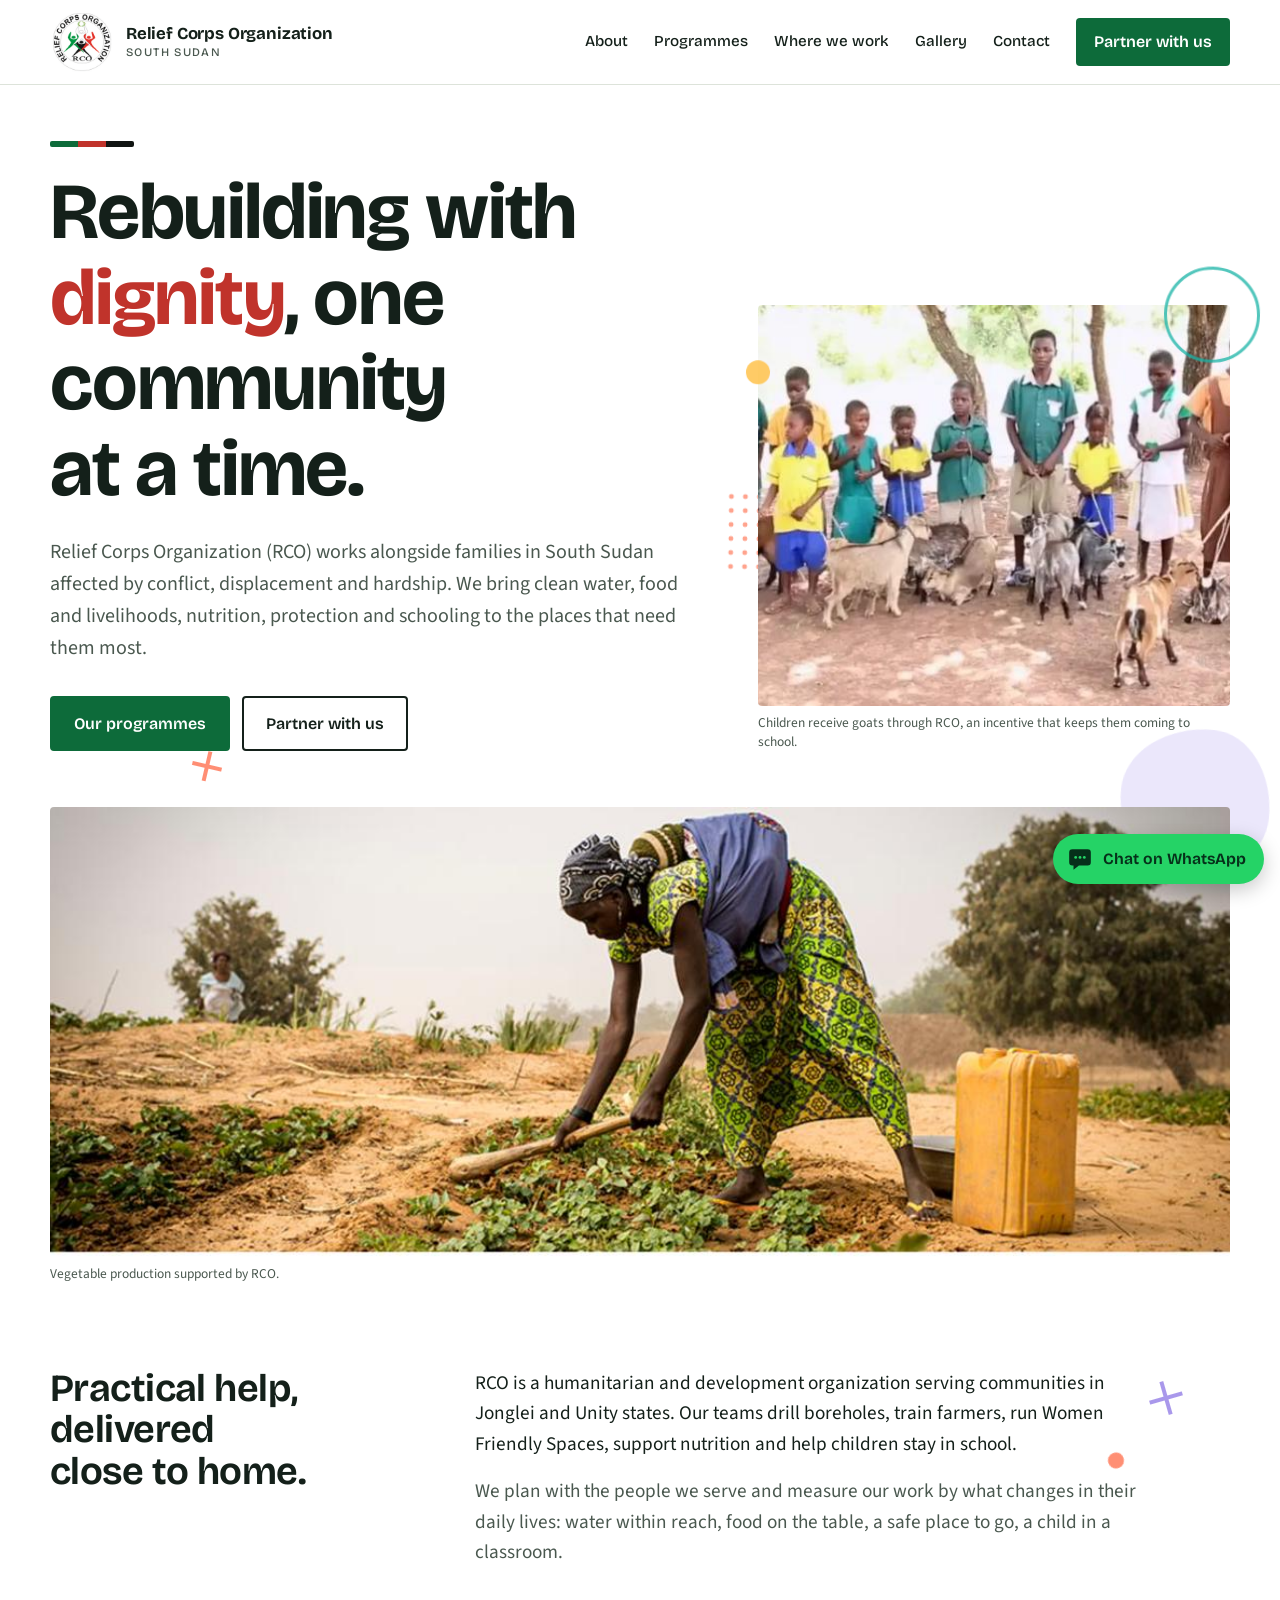
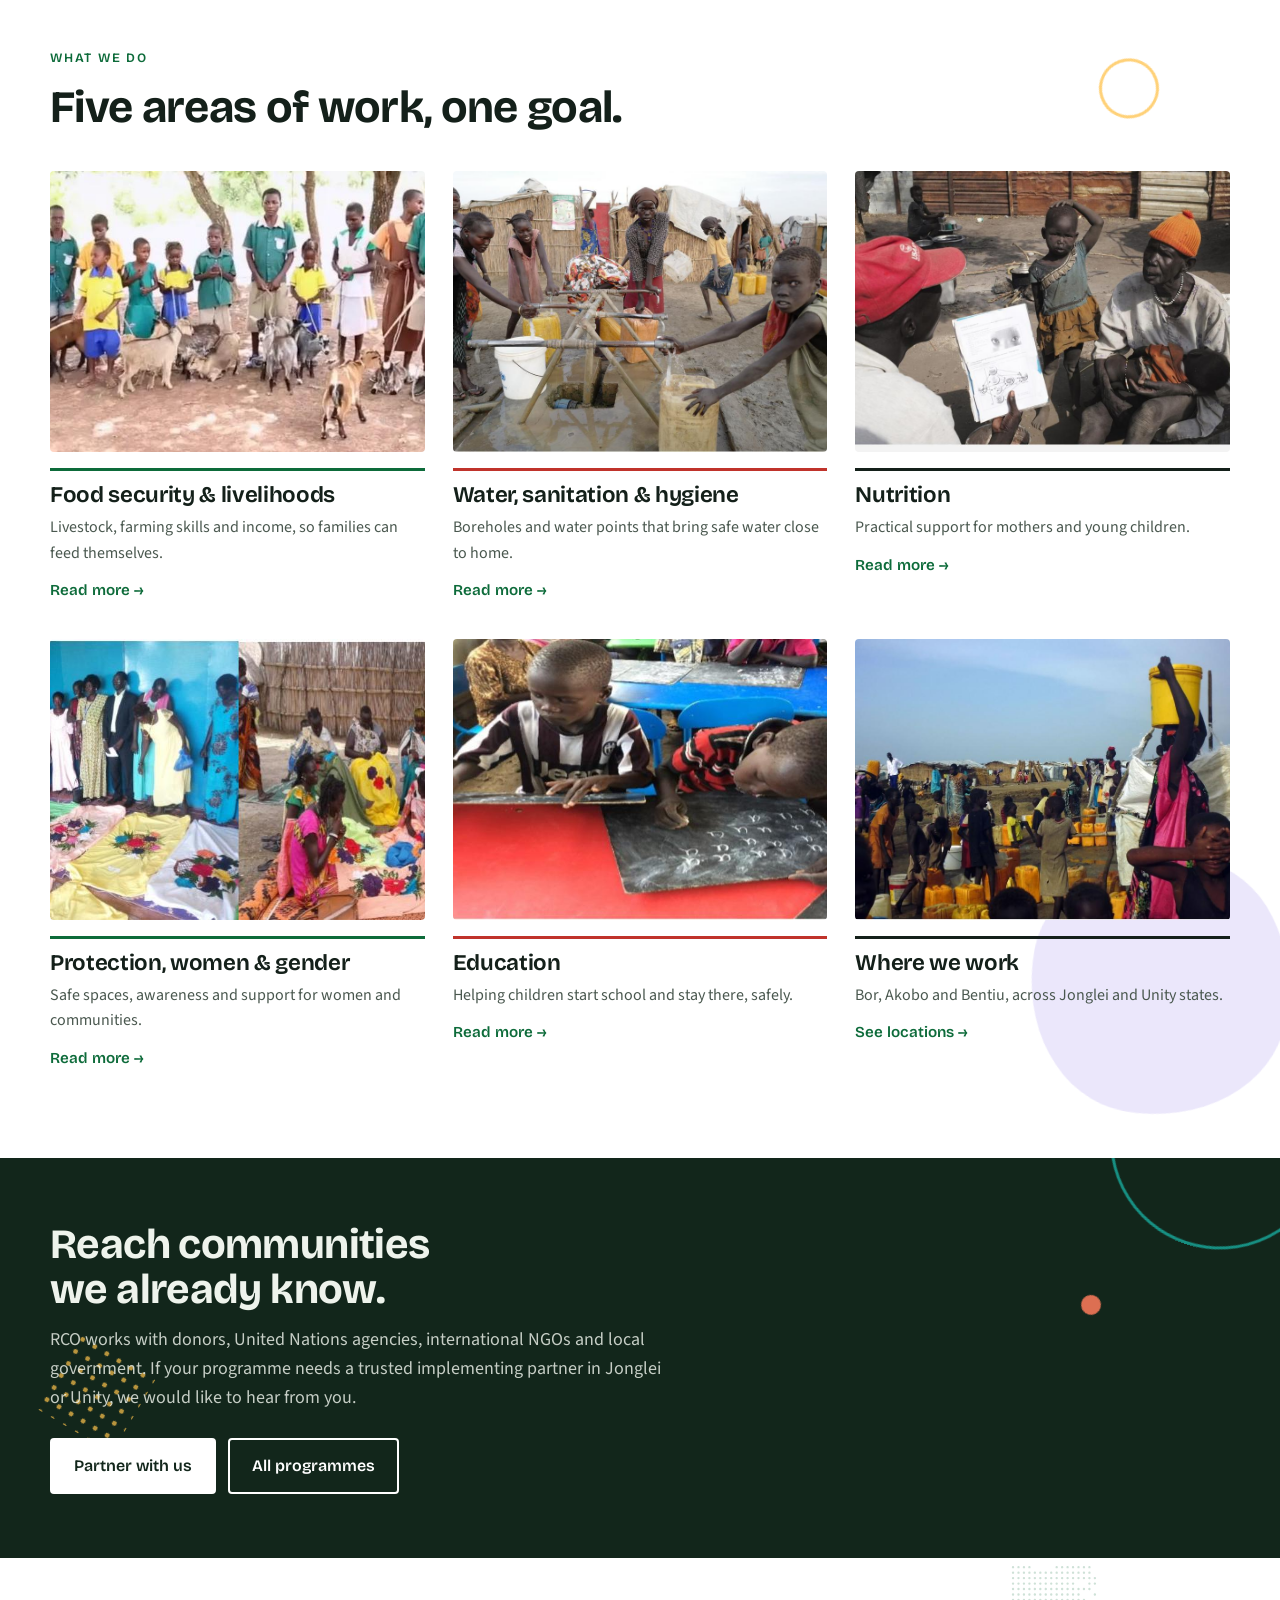
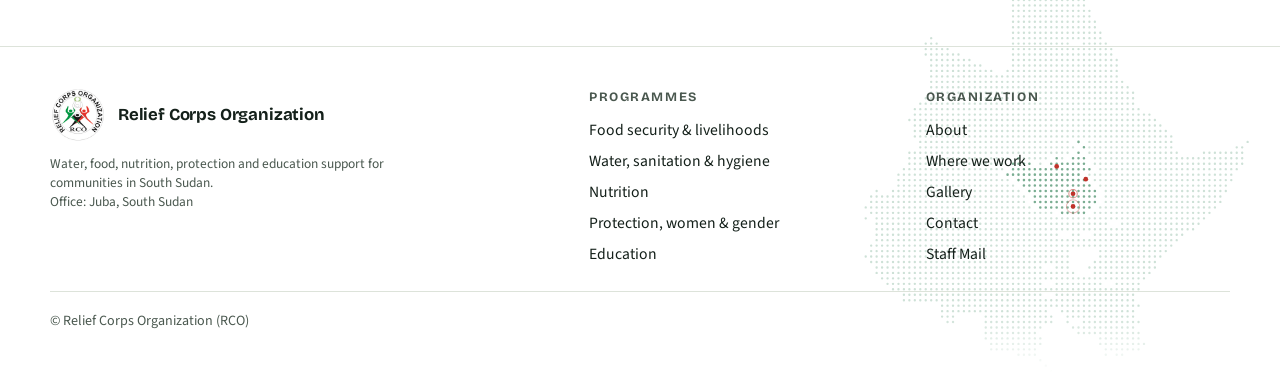
<file: index.html>
<!doctype html><html><head><meta charset=utf8><meta name=viewport content="width=device-width,initial-scale=1,viewport-fit=cover"><style>:root{color-scheme:light;box-sizing:border-box;padding-top:env(safe-area-inset-top,0px);padding-bottom:env(safe-area-inset-bottom,0px)}html{scroll-padding-top:env(safe-area-inset-top,0px)}body{margin:0;padding:0;font:14px -apple-system,BlinkMacSystemFont,sans-serif;background:#fff;color:#000}img{max-width:100%}[hidden]:not([hidden=until-found i]){display:none!important}</style><link rel="stylesheet" href="assets/motion.css"><script src="assets/motion.js"></script></head><body>
<meta name="claude:viewport-fit-sides" content="cover">
<title>Relief Corps Organization | Water, food, nutrition and protection in South Sudan</title>
<meta name="description" content="Relief Corps Organization delivers water, food and livelihoods, nutrition, protection and education support to communities in South Sudan.">
<link rel="canonical" href="https://reliefcorps.org/">
<meta name="theme-color" content="#0d6b3a">
<meta property="og:type" content="website">
<meta property="og:site_name" content="Relief Corps Organization">
<meta property="og:title" content="Relief Corps Organization | Water, food, nutrition and protection in South Sudan">
<meta property="og:description" content="Relief Corps Organization delivers water, food and livelihoods, nutrition, protection and education support to communities in South Sudan.">
<meta property="og:url" content="https://reliefcorps.org/">
<meta property="og:image" content="https://reliefcorps.org/images/og.jpg">
<meta property="og:image:width" content="1200">
<meta property="og:image:height" content="630">
<meta name="twitter:card" content="summary_large_image">
<meta name="twitter:title" content="Relief Corps Organization | Water, food, nutrition and protection in South Sudan">
<meta name="twitter:description" content="Relief Corps Organization delivers water, food and livelihoods, nutrition, protection and education support to communities in South Sudan.">
<meta name="twitter:image" content="https://reliefcorps.org/images/og.jpg">
<link rel="icon" type="image/png" sizes="32x32" href="images/favicon-32.png">
<link rel="apple-touch-icon" href="images/apple-touch-icon.png">
<script type="application/ld+json">{"@context": "https://schema.org", "@type": "NGO", "name": "Relief Corps Organization", "alternateName": "RCO", "url": "https://reliefcorps.org/", "logo": "https://reliefcorps.org/images/logo.png", "image": "https://reliefcorps.org/images/og.jpg", "description": "Relief Corps Organization (RCO) delivers water, food and livelihoods, nutrition, protection and education support to communities in South Sudan.", "email": "info@reliefcorps.org", "telephone": "+254718398276", "address": {"@type": "PostalAddress", "addressLocality": "Juba", "addressCountry": "SS"}, "areaServed": {"@type": "Country", "name": "South Sudan"}, "knowsAbout": ["Water, sanitation and hygiene", "Food security and livelihoods", "Nutrition", "Protection", "Education"]}</script>
<link rel="preconnect" href="https://fonts.googleapis.com">
<link rel="preconnect" href="https://fonts.gstatic.com" crossorigin>
<link rel="stylesheet" href="https://fonts.googleapis.com/css2?family=Bricolage+Grotesque:opsz,wght@12..96,300..800&family=Source+Sans+3:ital,wght@0,400;0,600;1,400&display=swap">
<style>
:root{
  --paper:#ffffff; --tint:#f3f6f1; --ink:#14201a; --ink-soft:#4a584f; --line:#dde3da;
  --green:#0d6b3a; --red:#c0332b; --black:#101412; --ochre:#d99a1e; --band:#12261b;
  --font-display:"Bricolage Grotesque","Arial Narrow",Arial,sans-serif;
  --font-body:"Source Sans 3",Georgia,"Times New Roman",serif;
  color-scheme:light;
}
*{box-sizing:border-box}
html{scroll-behavior:smooth;background:#fff}
body{margin:0;background:var(--paper);color:var(--ink);font-family:var(--font-body);font-size:18px;line-height:1.6;
  padding-left:max(16px,env(safe-area-inset-left,0px));padding-right:max(16px,env(safe-area-inset-right,0px));padding-block:0}
body::before{content:"";position:fixed;inset:0 0 auto;height:env(safe-area-inset-top,0px);z-index:40;background:var(--paper)}
img{display:block;max-width:100%;height:auto}
a{color:inherit}
h1,h2,h3{font-family:var(--font-display);line-height:1.08;margin:0;text-wrap:balance;letter-spacing:-.015em}
p{margin:0}
:focus-visible{outline:3px solid var(--ochre);outline-offset:3px}
.wrap{max-width:1180px;margin:0 auto}
.bleed{margin-inline:calc(-1 * max(16px,env(safe-area-inset-left,0px)));padding-inline:max(16px,env(safe-area-inset-left,0px))}
.stripe{display:flex;height:6px;width:84px;border-radius:2px;overflow:hidden}
.stripe i{flex:1}.stripe i:nth-child(1){background:var(--green)}.stripe i:nth-child(2){background:var(--red)}.stripe i:nth-child(3){background:var(--black)}
.eyebrow{font-family:var(--font-display);font-size:.8rem;font-weight:600;letter-spacing:.14em;text-transform:uppercase;color:var(--green)}
.cap{font-size:.84rem;color:var(--ink-soft);margin-top:8px;line-height:1.4}
figure{margin:0;min-width:0}

/* header */
header.top{position:sticky;top:env(safe-area-inset-top,0px);z-index:30;background:var(--paper);border-bottom:1px solid var(--line)}
header.top .wrap{display:flex;align-items:center;justify-content:space-between;gap:16px;padding-block:10px}
.brand{display:flex;align-items:center;gap:12px;text-decoration:none;min-width:0}
.brand img{width:64px;height:64px;border-radius:50%;flex:none}
.brand span{font-family:var(--font-display);font-weight:700;font-size:1.05rem;line-height:1.1;letter-spacing:-.01em}
.brand small{display:block;font-weight:500;font-size:.72rem;letter-spacing:.12em;text-transform:uppercase;color:var(--ink-soft);margin-top:2px}
nav.main{display:flex;align-items:center;gap:26px;font-family:var(--font-display);font-weight:500;font-size:.95rem}
nav.main a{text-decoration:none;padding:6px 0;border-bottom:2px solid transparent}
nav.main a:hover,nav.main a[aria-current="page"]{border-color:var(--red)}
.btn{display:inline-block;white-space:nowrap;font-family:var(--font-display);font-weight:600;font-size:1rem;text-decoration:none;padding:13px 22px;border-radius:4px;border:2px solid var(--green);background:var(--green);color:#fff;cursor:pointer}
.btn:hover{filter:brightness(1.1)}
.btn.ghost{background:transparent;color:var(--ink);border-color:var(--ink)}
.btn.light{background:#fff;color:var(--band);border-color:#fff}
nav.main .btn{padding:9px 16px;color:#fff}
nav.main .btn:hover{border-bottom-color:var(--green)}
details.menu{display:none;position:relative}
.mbtn{display:none;padding:8px 14px;font-size:.92rem}
details.menu summary{list-style:none;cursor:pointer;font-family:var(--font-display);font-weight:600;border:2px solid var(--ink);border-radius:4px;padding:7px 14px}
details.menu summary::-webkit-details-marker{display:none}
details.menu .panel{position:absolute;right:0;top:calc(100% + 8px);background:#fff;border:1px solid var(--line);border-radius:6px;box-shadow:0 8px 24px rgba(0,0,0,.12);min-width:230px;padding:8px;display:grid}
details.menu .panel a{text-decoration:none;font-family:var(--font-display);font-weight:500;padding:11px 12px;border-radius:4px}
details.menu .panel a:hover{background:var(--tint)}
@media(max-width:860px){nav.main{display:none}details.menu{display:block}.mbtn{display:inline-block;margin-left:auto}header.top .wrap{gap:10px}.brand small{display:none}.brand span{font-size:.95rem}.brand img{width:52px;height:52px}}

/* page head */
.pagehead{padding-block:56px 40px}
.crumbs{font-family:var(--font-display);font-size:.85rem;color:var(--ink-soft);margin-bottom:18px}
.crumbs a{text-decoration:none;color:var(--green)}
.crumbs a:hover{text-decoration:underline}
.pagehead h1{font-size:clamp(2.3rem,5.2vw,4.2rem);font-weight:700;margin-top:18px;max-width:16em}
.pagehead .lede{font-size:1.25rem;max-width:36em;margin-top:22px;color:var(--ink-soft)}
.hero{padding-block:56px 0}
.hero-grid{display:grid;grid-template-columns:minmax(0,7fr) minmax(0,5fr);gap:48px;align-items:end}
.hero h1{font-size:clamp(2.6rem,6.2vw,5.2rem);font-weight:700;margin-top:22px}
.hero h1 em{font-style:normal;color:var(--red)}
.hero .lede{font-size:1.25rem;max-width:34em;margin-top:24px;color:var(--ink-soft)}
.cta{display:flex;flex-wrap:wrap;gap:12px;margin-top:32px}
.hero .side img{width:100%;aspect-ratio:4/3.4;object-fit:cover;border-radius:4px}
.banner{margin-top:56px}
.banner img{width:100%;aspect-ratio:21/8;object-fit:cover;object-position:50% 40%;border-radius:4px}
@media(max-width:860px){.hero-grid{grid-template-columns:1fr;gap:32px}.hero{padding-top:36px}.banner{margin-top:36px}.banner img{aspect-ratio:16/9}.pagehead{padding-top:36px}}

.statement{padding-block:84px 8px;display:grid;grid-template-columns:minmax(0,4fr) minmax(0,8fr);gap:48px}
.statement h2{font-size:clamp(1.7rem,3vw,2.4rem);font-weight:650}
.statement p{font-size:1.2rem;max-width:36em}
.statement p+p{margin-top:16px;color:var(--ink-soft)}
@media(max-width:860px){.statement{grid-template-columns:1fr;gap:20px;padding-top:56px}}

.section{padding-block:72px 0}
.section h2{font-size:clamp(1.9rem,3.6vw,2.8rem);font-weight:700;margin-top:14px;max-width:18em}

/* programme cards */
.cards{display:grid;grid-template-columns:repeat(3,1fr);gap:36px 28px;margin-top:40px}
.card{display:flex;flex-direction:column;text-decoration:none;min-width:0}
.card img{width:100%;aspect-ratio:4/3;object-fit:cover;border-radius:4px}
.card h3{font-size:1.4rem;font-weight:650;margin-top:16px;padding-top:12px;border-top:3px solid var(--ink)}
.card:nth-child(3n+1) h3{border-color:var(--green)}.card:nth-child(3n+2) h3{border-color:var(--red)}
.card p{margin-top:8px;color:var(--ink-soft);font-size:1rem}
.card .more{margin-top:12px;font-family:var(--font-display);font-weight:600;font-size:.95rem;color:var(--green)}
.card:hover h3{color:var(--red)}
.cards.two{grid-template-columns:repeat(2,1fr)}
@media(max-width:960px){.cards{grid-template-columns:repeat(2,1fr)}}
@media(max-width:600px){.cards,.cards.two{grid-template-columns:1fr}}

/* programme page */
.progtabs{display:flex;flex-wrap:wrap;gap:8px;margin-top:30px}
.progtabs a{font-family:var(--font-display);font-weight:500;font-size:.92rem;text-decoration:none;border:1px solid var(--line);border-radius:999px;padding:7px 15px}
.progtabs a:hover{border-color:var(--ink)}
.progtabs a[aria-current="page"]{background:var(--ink);color:#fff;border-color:var(--ink)}
.hero-photo img{width:100%;aspect-ratio:21/9;object-fit:cover;border-radius:4px}
.two-col{display:grid;grid-template-columns:minmax(0,5fr) minmax(0,6fr);gap:56px;padding-block:64px 0}
.two-col h2{font-size:clamp(1.6rem,2.8vw,2.2rem);font-weight:650}
.two-col p{margin-top:16px;max-width:34em}
.what{list-style:none;margin:0;padding:0;border-top:1px solid var(--line)}
.what li{padding:13px 0;border-bottom:1px solid var(--line);display:flex;gap:12px}
.what li::before{content:"";flex:none;width:8px;height:8px;margin-top:.55em;background:var(--red);border-radius:50%}
.photos{display:grid;gap:16px;margin-top:64px;grid-template-columns:repeat(auto-fit,minmax(260px,1fr));align-items:start}
.photos img{width:100%;height:auto;border-radius:4px}
@media(max-width:860px){.two-col{grid-template-columns:1fr;gap:28px;padding-top:44px}}

/* band */
.band{margin-top:88px;background:var(--band);color:#eef3ec;padding-block:64px}
.band h2{font-size:clamp(1.8rem,3.4vw,2.6rem);font-weight:700;max-width:16em}
.band p{margin-top:14px;max-width:34em;color:rgba(238,243,236,.82)}
.band .cta{margin-top:26px}
.band .btn.ghost{color:#fff;border-color:#fff}

/* where */
.loc{display:grid;grid-template-columns:minmax(0,5fr) minmax(0,6fr);gap:48px;align-items:center;padding-block:56px 0}
.loc:nth-of-type(even){grid-template-columns:minmax(0,6fr) minmax(0,5fr)}
.loc:nth-of-type(even) .loc-text{order:2}
.loc h2{font-size:clamp(2rem,4vw,3rem);font-weight:700}
.loc .reg{font-family:var(--font-display);font-size:.8rem;letter-spacing:.12em;text-transform:uppercase;color:var(--red);margin-top:10px}
.loc p{margin-top:16px;max-width:32em}
.loc img{width:100%;aspect-ratio:4/3;object-fit:cover;border-radius:4px}
.tags{display:flex;flex-wrap:wrap;gap:8px;margin-top:18px}
.tags a{font-family:var(--font-display);font-size:.85rem;font-weight:500;text-decoration:none;border:1px solid var(--line);border-radius:999px;padding:5px 12px}
.tags a:hover{border-color:var(--ink)}
@media(max-width:860px){.loc,.loc:nth-of-type(even){grid-template-columns:1fr;gap:24px;padding-top:44px}.loc:nth-of-type(even) .loc-text{order:0}}

/* principles */
.principles{display:grid;grid-template-columns:repeat(3,1fr);gap:40px;margin-top:44px}
.principles h3{font-size:1.35rem;font-weight:650;padding-top:14px;border-top:3px solid var(--ink)}
.principles p{margin-top:10px;color:var(--ink-soft);font-size:1.02rem}
.principles div:nth-child(1) h3{border-color:var(--green)}.principles div:nth-child(2) h3{border-color:var(--red)}
@media(max-width:860px){.principles{grid-template-columns:1fr;gap:28px}}

/* gallery */
.mosaic{columns:3 280px;column-gap:14px;margin-top:36px}
.mosaic figure{break-inside:avoid;margin:0 0 18px}
.mosaic img{width:100%;height:auto;border-radius:4px}

/* contact */
.partner-grid{display:grid;grid-template-columns:minmax(0,6fr) minmax(0,5fr);gap:56px;padding-block:8px 0}
.ways{list-style:none;margin:28px 0 0;padding:0;display:grid;gap:16px}
.ways li b{font-family:var(--font-display);font-weight:650;display:block}
.ways li span{color:var(--ink-soft);font-size:1rem}
.details{margin-top:24px;font-size:.95rem;color:var(--ink-soft);padding-top:16px;border-top:1px solid var(--line)}
form.contact{background:var(--tint);border-radius:6px;padding:28px;display:grid;gap:16px;align-content:start}
form.contact label{font-family:var(--font-display);font-weight:600;font-size:.9rem;display:grid;gap:6px}
form.contact input,form.contact textarea,form.contact select{font:inherit;font-family:var(--font-body);font-size:1rem;padding:11px 12px;border:1px solid var(--line);border-radius:4px;background:#fff;color:var(--ink);width:100%}
form.contact textarea{min-height:130px;resize:vertical}
.msg{min-height:1.4em;font-size:.95rem;color:var(--green);font-weight:600}
@media(max-width:860px){.partner-grid{grid-template-columns:1fr;gap:36px}}

footer{margin-top:88px;border-top:1px solid var(--line);padding-block:40px}
footer .cols{display:grid;grid-template-columns:minmax(0,5fr) repeat(2,minmax(0,3fr));gap:32px}
footer h4{font-family:var(--font-display);font-size:.8rem;letter-spacing:.12em;text-transform:uppercase;color:var(--ink-soft);margin:0 0 10px}
footer ul{list-style:none;margin:0;padding:0;display:grid;gap:6px;font-size:.98rem}
footer a{text-decoration:none}footer a:hover{text-decoration:underline}
footer .small{font-size:.88rem;color:var(--ink-soft);margin-top:24px;padding-top:18px;border-top:1px solid var(--line)}
footer .brand img{width:56px;height:56px}
@media(max-width:760px){footer .cols{grid-template-columns:1fr 1fr}footer .cols>div:first-child{grid-column:1/-1}}
#preloader{position:fixed;inset:0;z-index:100;background:#fff;display:flex;flex-direction:column;align-items:center;justify-content:center;gap:26px;visibility:hidden;opacity:0;transition:opacity .4s ease,visibility .4s ease}
.pl-on #preloader{visibility:visible;opacity:1}
#preloader img{width:112px;height:112px;border-radius:50%;animation:plpulse 1.4s ease-in-out infinite}
#preloader .bar{width:112px;height:6px;background:var(--line);border-radius:3px;overflow:hidden;position:relative}
#preloader .bar::after{content:"";position:absolute;inset:0;width:40%;background:linear-gradient(90deg,var(--green) 0 33%,var(--red) 33% 66%,var(--black) 66%);animation:plbar 1.1s ease-in-out infinite}
@keyframes plpulse{0%,100%{transform:scale(1)}50%{transform:scale(1.06)}}
@keyframes plbar{0%{transform:translateX(-100%)}100%{transform:translateX(250%)}}
@media (prefers-reduced-motion:reduce){#preloader img,#preloader .bar::after{animation:none}#preloader .bar::after{width:100%}}
.wa{position:fixed;z-index:35;right:max(16px,env(safe-area-inset-right,0px));bottom:calc(16px + env(safe-area-inset-bottom,0px));display:flex;align-items:center;gap:10px;
  background:#25d366;color:#06301a;font-family:var(--font-display);font-weight:650;font-size:.98rem;text-decoration:none;padding:12px 18px 12px 14px;border-radius:999px;box-shadow:0 6px 20px rgba(0,0,0,.22)}
.wa:hover{background:#3be07c}
.wa svg{width:26px;height:26px;flex:none}
@media(max-width:480px){.wa{padding:13px}.wa span{position:absolute;width:1px;height:1px;overflow:hidden;clip:rect(0 0 0 0);white-space:nowrap}}
@media (prefers-reduced-motion:reduce){html{scroll-behavior:auto}}
</style>
<script>(function(){try{if(sessionStorage.getItem("rco-pl"))return;}catch(e){}var d=document.documentElement;d.classList.add("pl-on");function done(){d.classList.remove("pl-on");try{sessionStorage.setItem("rco-pl","1");}catch(e){}}window.addEventListener("load",function(){setTimeout(done,350);});setTimeout(done,4000);})();</script><div id="preloader" aria-hidden="true"><img src="images/logo.png" alt="" width="112" height="112" loading="eager" decoding="async"><div class="bar"></div></div>
<header class="top bleed"><div class="wrap">
  <a class="brand" href="index.html" aria-label="Relief Corps Organization, home"><img src="images/logo.png" alt="" width="64" height="64" loading="eager" decoding="async"><span>Relief Corps Organization<small>South Sudan</small></span></a>
  <nav class="main" aria-label="Main"><a href="about.html">About</a><a href="programmes.html">Programmes</a><a href="where-we-work.html">Where we work</a><a href="gallery.html">Gallery</a><a href="contact.html">Contact</a><a class="btn" href="contact.html">Partner with us</a></nav>
  <a class="btn mbtn" href="contact.html">Partner</a>
  <details class="menu"><summary>Menu</summary><div class="panel"><a href="index.html">Home</a><a href="about.html">About</a><a href="programmes.html">Programmes</a><a href="where-we-work.html">Where we work</a><a href="gallery.html">Gallery</a><a href="contact.html">Contact</a></div></details>
</div></header>
<main>

<section class="hero wrap"><div class="hero-grid"><div>
  <div class="stripe" aria-hidden="true"><i></i><i></i><i></i></div>
  <h1>Rebuilding with <em>dignity</em>, one community at a time.</h1>
  <p class="lede">Relief Corps Organization (RCO) works alongside families in South Sudan affected by conflict, displacement and hardship. We bring clean water, food and livelihoods, nutrition, protection and schooling to the places that need them most.</p>
  <div class="cta"><a class="btn" href="programmes.html">Our programmes</a><a class="btn ghost" href="contact.html">Partner with us</a></div></div>
  <figure class="side"><img src="images/goats-school.jpg" alt="Schoolchildren in green uniforms standing with the goats they received through RCO" width="856" height="403" loading="eager" decoding="async"><figcaption class="cap">Children receive goats through RCO, an incentive that keeps them coming to school.</figcaption></figure></div>
  <figure class="banner"><img src="images/vegetable-farmer.jpg" alt="A woman tends a vegetable plot beside a yellow water jerrycan" width="1100" height="417" loading="lazy" decoding="async"><figcaption class="cap">Vegetable production supported by RCO.</figcaption></figure>
</section>
<section class="statement wrap"><h2>Practical help, delivered close to home.</h2><div>
  <p>RCO is a humanitarian and development organization serving communities in Jonglei and Unity states. Our teams drill boreholes, train farmers, run Women Friendly Spaces, support nutrition and help children stay in school.</p>
  <p>We plan with the people we serve and measure our work by what changes in their daily lives: water within reach, food on the table, a safe place to go, a child in a classroom.</p></div></section>
<section class="section wrap"><div class="eyebrow">What we do</div><h2>Five areas of work, one goal.</h2>
  <div class="cards"><a class="card" href="food-livelihoods.html"><img src="images/goats-school.jpg" alt="" loading="lazy" decoding="async" width="856" height="403"><h3>Food security &amp; livelihoods</h3><p>Livestock, farming skills and income, so families can feed themselves.</p><span class="more">Read more &rarr;</span></a><a class="card" href="wash.html"><img src="images/water-point-bentiu.jpg" alt="" loading="lazy" decoding="async" width="940" height="620"><h3>Water, sanitation &amp; hygiene</h3><p>Boreholes and water points that bring safe water close to home.</p><span class="more">Read more &rarr;</span></a><a class="card" href="nutrition.html"><img src="images/nutrition.jpg" alt="" loading="lazy" decoding="async" width="942" height="636"><h3>Nutrition</h3><p>Practical support for mothers and young children.</p><span class="more">Read more &rarr;</span></a><a class="card" href="protection.html"><img src="images/women-friendly-space.jpg" alt="" loading="lazy" decoding="async" width="1029" height="388"><h3>Protection, women &amp; gender</h3><p>Safe spaces, awareness and support for women and communities.</p><span class="more">Read more &rarr;</span></a><a class="card" href="education.html"><img src="images/education.jpg" alt="" loading="lazy" decoding="async" width="925" height="465"><h3>Education</h3><p>Helping children start school and stay there, safely.</p><span class="more">Read more &rarr;</span></a>
  <a class="card" href="where-we-work.html"><img src="images/water-collection-bentiu.jpg" alt="" loading="lazy" decoding="async" width="949" height="619"><h3>Where we work</h3><p>Bor, Akobo and Bentiu, across Jonglei and Unity states.</p><span class="more">See locations &rarr;</span></a></div></section>
<section class="band bleed"><div class="wrap"><h2>Reach communities we already know.</h2><p>RCO works with donors, United Nations agencies, international NGOs and local government. If your programme needs a trusted implementing partner in Jonglei or Unity, we would like to hear from you.</p>
<div class="cta"><a class="btn light" href="contact.html">Partner with us</a><a class="btn ghost" href="programmes.html">All programmes</a></div></div></section>

</main>
<footer class="bleed"><div class="wrap">
  <div class="cols">
    <div><a class="brand" href="index.html"><img src="images/logo.png" alt="" width="56" height="56" loading="lazy" decoding="async"><span>Relief Corps Organization</span></a>
      <p class="cap" style="max-width:26em;margin-top:12px">Water, food, nutrition, protection and education support for communities in South Sudan.<br>Office: Juba, South Sudan</p></div>
    <div><h4>Programmes</h4><ul><li><a href="food-livelihoods.html">Food security &amp; livelihoods</a></li><li><a href="wash.html">Water, sanitation &amp; hygiene</a></li><li><a href="nutrition.html">Nutrition</a></li><li><a href="protection.html">Protection, women &amp; gender</a></li><li><a href="education.html">Education</a></li></ul></div>
    <div><h4>Organization</h4><ul><li><a href="about.html">About</a></li><li><a href="where-we-work.html">Where we work</a></li><li><a href="gallery.html">Gallery</a></li><li><a href="contact.html">Contact</a></li><li><a href="https://das114.truehost.cloud:2096" target="_blank" rel="noopener">Staff Mail</a></li></ul></div>
  </div>
  <div class="small">&copy; Relief Corps Organization (RCO)</div>
</div></footer>
<a class="wa" href="https://wa.me/254718398276?text=Hello%20RCO%2C%20I%20would%20like%20to%20know%20more%20about%20your%20work." target="_blank" rel="noopener" aria-label="Chat with RCO on WhatsApp"><svg viewBox="0 0 24 24" aria-hidden="true"><path fill="currentColor" d="M5 3h14a3 3 0 0 1 3 3v9a3 3 0 0 1-3 3h-8l-5 4v-4H5a3 3 0 0 1-3-3V6a3 3 0 0 1 3-3z"/><circle cx="8" cy="10.500" r="1.300" fill="#25d366"/><circle cx="12" cy="10.500" r="1.300" fill="#25d366"/><circle cx="16" cy="10.500" r="1.300" fill="#25d366"/></svg><span>Chat on WhatsApp</span></a>

</body></html>
</file>
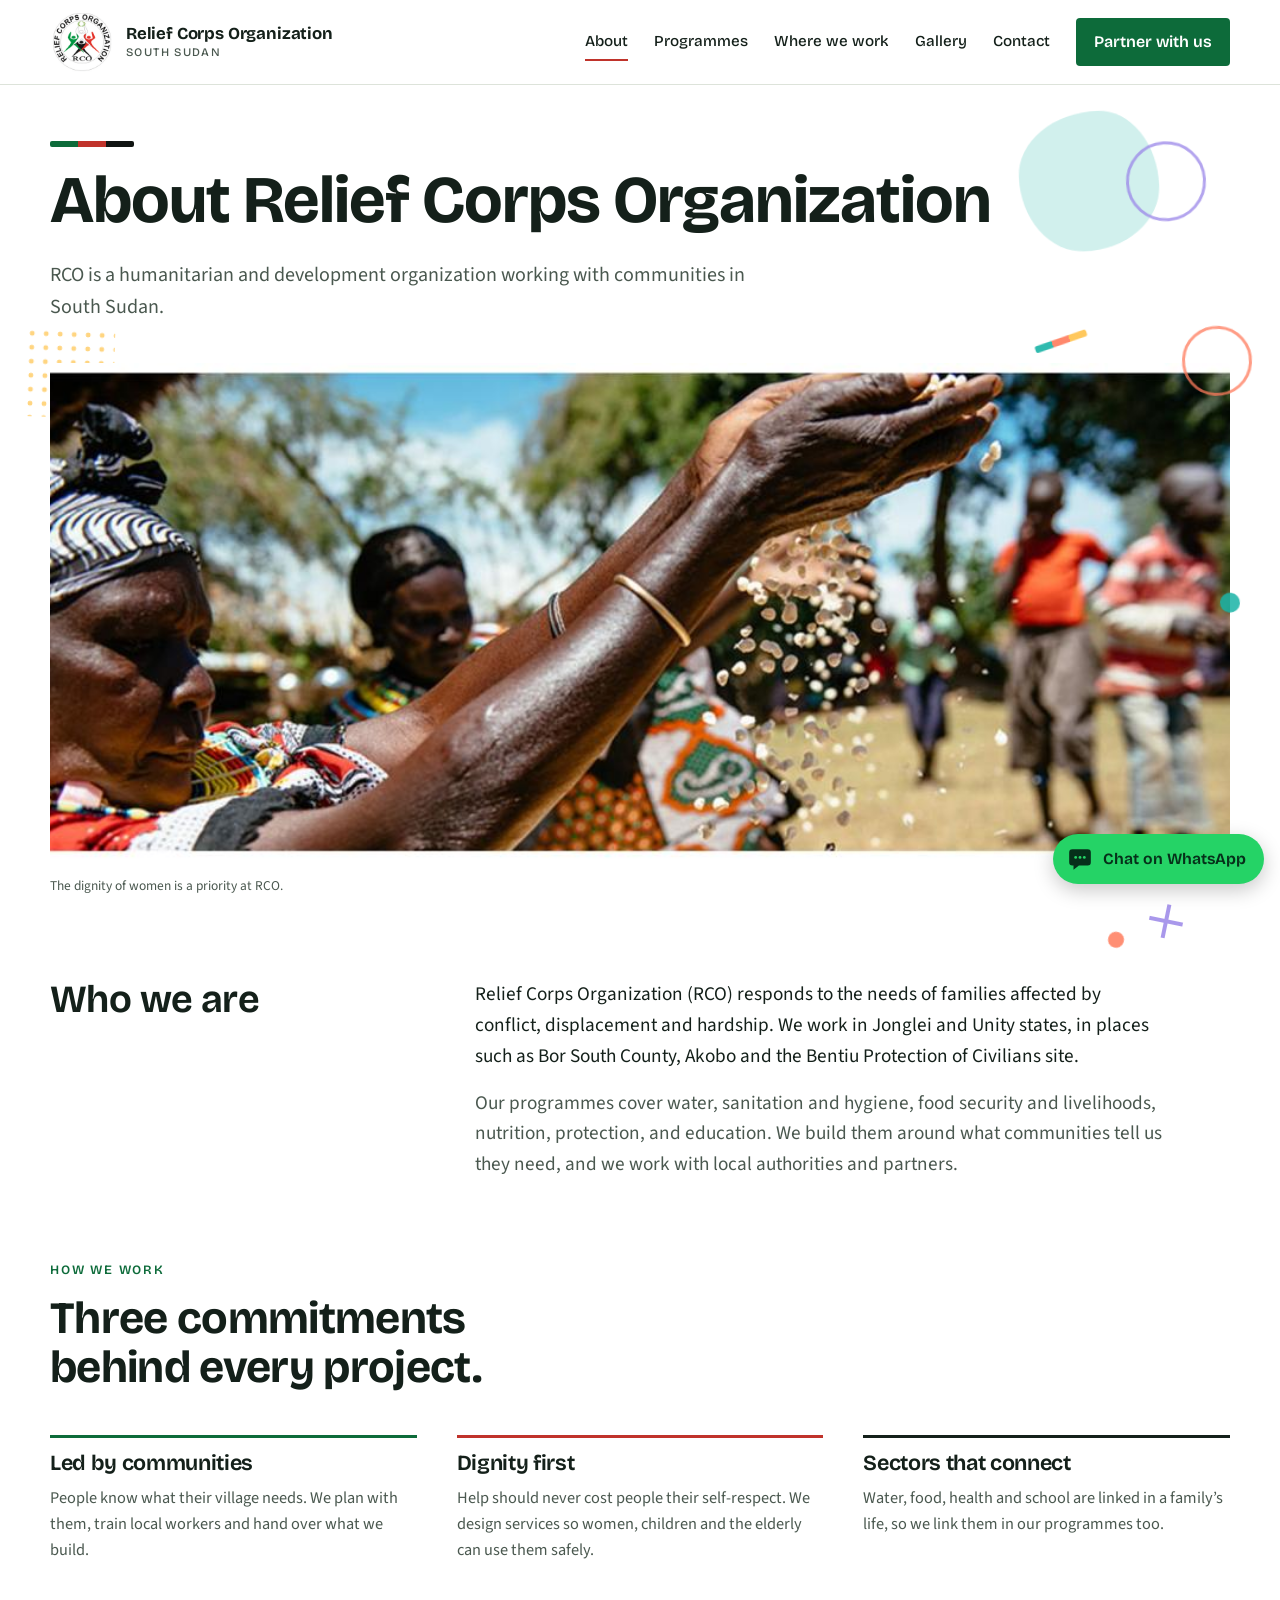
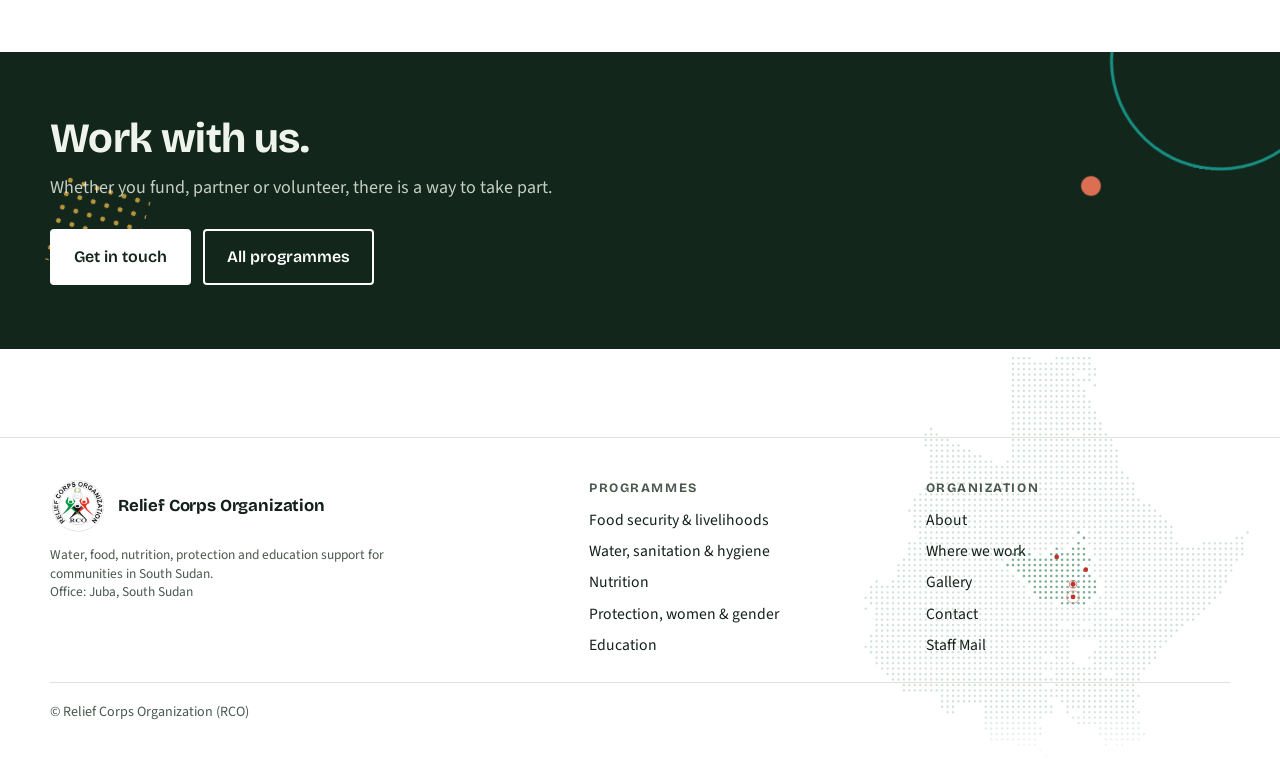
<file: about.html>
<!doctype html>
<html lang="en">
<head>
<meta charset="utf-8">
<meta name="viewport" content="width=device-width, initial-scale=1, viewport-fit=cover">
<title>About us | Relief Corps Organization</title>
<meta name="description" content="Relief Corps Organization (RCO) is a humanitarian and development organization working with communities in Jonglei and Unity states, South Sudan. Learn how we work.">
<link rel="canonical" href="https://reliefcorps.org/about.html">
<meta name="theme-color" content="#0d6b3a">
<meta property="og:type" content="website">
<meta property="og:site_name" content="Relief Corps Organization">
<meta property="og:title" content="About us | Relief Corps Organization">
<meta property="og:description" content="Relief Corps Organization (RCO) is a humanitarian and development organization working with communities in Jonglei and Unity states, South Sudan. Learn how we work.">
<meta property="og:url" content="https://reliefcorps.org/about.html">
<meta property="og:image" content="https://reliefcorps.org/images/og.jpg">
<meta property="og:image:width" content="1200">
<meta property="og:image:height" content="630">
<meta name="twitter:card" content="summary_large_image">
<meta name="twitter:title" content="About us | Relief Corps Organization">
<meta name="twitter:description" content="Relief Corps Organization (RCO) is a humanitarian and development organization working with communities in Jonglei and Unity states, South Sudan. Learn how we work.">
<meta name="twitter:image" content="https://reliefcorps.org/images/og.jpg">
<link rel="icon" type="image/png" sizes="32x32" href="images/favicon-32.png">
<link rel="apple-touch-icon" href="images/apple-touch-icon.png">
<link rel="preconnect" href="https://fonts.googleapis.com">
<link rel="preconnect" href="https://fonts.gstatic.com" crossorigin>
<link rel="stylesheet" href="https://fonts.googleapis.com/css2?family=Bricolage+Grotesque:opsz,wght@12..96,300..800&family=Source+Sans+3:ital,wght@0,400;0,600;1,400&display=swap">
<style>
:root{
  --paper:#ffffff; --tint:#f3f6f1; --ink:#14201a; --ink-soft:#4a584f; --line:#dde3da;
  --green:#0d6b3a; --red:#c0332b; --black:#101412; --ochre:#d99a1e; --band:#12261b;
  --font-display:"Bricolage Grotesque","Arial Narrow",Arial,sans-serif;
  --font-body:"Source Sans 3",Georgia,"Times New Roman",serif;
  color-scheme:light;
}
*{box-sizing:border-box}
html{scroll-behavior:smooth;background:#fff}
body{margin:0;background:var(--paper);color:var(--ink);font-family:var(--font-body);font-size:18px;line-height:1.6;
  padding-left:max(16px,env(safe-area-inset-left,0px));padding-right:max(16px,env(safe-area-inset-right,0px));padding-block:0}
body::before{content:"";position:fixed;inset:0 0 auto;height:env(safe-area-inset-top,0px);z-index:40;background:var(--paper)}
img{display:block;max-width:100%;height:auto}
a{color:inherit}
h1,h2,h3{font-family:var(--font-display);line-height:1.08;margin:0;text-wrap:balance;letter-spacing:-.015em}
p{margin:0}
:focus-visible{outline:3px solid var(--ochre);outline-offset:3px}
.wrap{max-width:1180px;margin:0 auto}
.bleed{margin-inline:calc(-1 * max(16px,env(safe-area-inset-left,0px)));padding-inline:max(16px,env(safe-area-inset-left,0px))}
.stripe{display:flex;height:6px;width:84px;border-radius:2px;overflow:hidden}
.stripe i{flex:1}.stripe i:nth-child(1){background:var(--green)}.stripe i:nth-child(2){background:var(--red)}.stripe i:nth-child(3){background:var(--black)}
.eyebrow{font-family:var(--font-display);font-size:.8rem;font-weight:600;letter-spacing:.14em;text-transform:uppercase;color:var(--green)}
.cap{font-size:.84rem;color:var(--ink-soft);margin-top:8px;line-height:1.4}
figure{margin:0;min-width:0}

/* header */
header.top{position:sticky;top:env(safe-area-inset-top,0px);z-index:30;background:var(--paper);border-bottom:1px solid var(--line)}
header.top .wrap{display:flex;align-items:center;justify-content:space-between;gap:16px;padding-block:10px}
.brand{display:flex;align-items:center;gap:12px;text-decoration:none;min-width:0}
.brand img{width:64px;height:64px;border-radius:50%;flex:none}
.brand span{font-family:var(--font-display);font-weight:700;font-size:1.05rem;line-height:1.1;letter-spacing:-.01em}
.brand small{display:block;font-weight:500;font-size:.72rem;letter-spacing:.12em;text-transform:uppercase;color:var(--ink-soft);margin-top:2px}
nav.main{display:flex;align-items:center;gap:26px;font-family:var(--font-display);font-weight:500;font-size:.95rem}
nav.main a{text-decoration:none;padding:6px 0;border-bottom:2px solid transparent}
nav.main a:hover,nav.main a[aria-current="page"]{border-color:var(--red)}
.btn{display:inline-block;white-space:nowrap;font-family:var(--font-display);font-weight:600;font-size:1rem;text-decoration:none;padding:13px 22px;border-radius:4px;border:2px solid var(--green);background:var(--green);color:#fff;cursor:pointer}
.btn:hover{filter:brightness(1.1)}
.btn.ghost{background:transparent;color:var(--ink);border-color:var(--ink)}
.btn.light{background:#fff;color:var(--band);border-color:#fff}
nav.main .btn{padding:9px 16px;color:#fff}
nav.main .btn:hover{border-bottom-color:var(--green)}
details.menu{display:none;position:relative}
.mbtn{display:none;padding:8px 14px;font-size:.92rem}
details.menu summary{list-style:none;cursor:pointer;font-family:var(--font-display);font-weight:600;border:2px solid var(--ink);border-radius:4px;padding:7px 14px}
details.menu summary::-webkit-details-marker{display:none}
details.menu .panel{position:absolute;right:0;top:calc(100% + 8px);background:#fff;border:1px solid var(--line);border-radius:6px;box-shadow:0 8px 24px rgba(0,0,0,.12);min-width:230px;padding:8px;display:grid}
details.menu .panel a{text-decoration:none;font-family:var(--font-display);font-weight:500;padding:11px 12px;border-radius:4px}
details.menu .panel a:hover{background:var(--tint)}
@media(max-width:860px){nav.main{display:none}details.menu{display:block}.mbtn{display:inline-block;margin-left:auto}header.top .wrap{gap:10px}.brand small{display:none}.brand span{font-size:.95rem}.brand img{width:52px;height:52px}}

/* page head */
.pagehead{padding-block:56px 40px}
.crumbs{font-family:var(--font-display);font-size:.85rem;color:var(--ink-soft);margin-bottom:18px}
.crumbs a{text-decoration:none;color:var(--green)}
.crumbs a:hover{text-decoration:underline}
.pagehead h1{font-size:clamp(2.3rem,5.2vw,4.2rem);font-weight:700;margin-top:18px;max-width:16em}
.pagehead .lede{font-size:1.25rem;max-width:36em;margin-top:22px;color:var(--ink-soft)}
.hero{padding-block:56px 0}
.hero-grid{display:grid;grid-template-columns:minmax(0,7fr) minmax(0,5fr);gap:48px;align-items:end}
.hero h1{font-size:clamp(2.6rem,6.2vw,5.2rem);font-weight:700;margin-top:22px}
.hero h1 em{font-style:normal;color:var(--red)}
.hero .lede{font-size:1.25rem;max-width:34em;margin-top:24px;color:var(--ink-soft)}
.cta{display:flex;flex-wrap:wrap;gap:12px;margin-top:32px}
.hero .side img{width:100%;aspect-ratio:4/3.4;object-fit:cover;border-radius:4px}
.banner{margin-top:56px}
.banner img{width:100%;aspect-ratio:21/8;object-fit:cover;object-position:50% 40%;border-radius:4px}
@media(max-width:860px){.hero-grid{grid-template-columns:1fr;gap:32px}.hero{padding-top:36px}.banner{margin-top:36px}.banner img{aspect-ratio:16/9}.pagehead{padding-top:36px}}

.statement{padding-block:84px 8px;display:grid;grid-template-columns:minmax(0,4fr) minmax(0,8fr);gap:48px}
.statement h2{font-size:clamp(1.7rem,3vw,2.4rem);font-weight:650}
.statement p{font-size:1.2rem;max-width:36em}
.statement p+p{margin-top:16px;color:var(--ink-soft)}
@media(max-width:860px){.statement{grid-template-columns:1fr;gap:20px;padding-top:56px}}

.section{padding-block:72px 0}
.section h2{font-size:clamp(1.9rem,3.6vw,2.8rem);font-weight:700;margin-top:14px;max-width:18em}

/* programme cards */
.cards{display:grid;grid-template-columns:repeat(3,1fr);gap:36px 28px;margin-top:40px}
.card{display:flex;flex-direction:column;text-decoration:none;min-width:0}
.card img{width:100%;aspect-ratio:4/3;object-fit:cover;border-radius:4px}
.card h3{font-size:1.4rem;font-weight:650;margin-top:16px;padding-top:12px;border-top:3px solid var(--ink)}
.card:nth-child(3n+1) h3{border-color:var(--green)}.card:nth-child(3n+2) h3{border-color:var(--red)}
.card p{margin-top:8px;color:var(--ink-soft);font-size:1rem}
.card .more{margin-top:12px;font-family:var(--font-display);font-weight:600;font-size:.95rem;color:var(--green)}
.card:hover h3{color:var(--red)}
.cards.two{grid-template-columns:repeat(2,1fr)}
@media(max-width:960px){.cards{grid-template-columns:repeat(2,1fr)}}
@media(max-width:600px){.cards,.cards.two{grid-template-columns:1fr}}

/* programme page */
.progtabs{display:flex;flex-wrap:wrap;gap:8px;margin-top:30px}
.progtabs a{font-family:var(--font-display);font-weight:500;font-size:.92rem;text-decoration:none;border:1px solid var(--line);border-radius:999px;padding:7px 15px}
.progtabs a:hover{border-color:var(--ink)}
.progtabs a[aria-current="page"]{background:var(--ink);color:#fff;border-color:var(--ink)}
.hero-photo img{width:100%;aspect-ratio:21/9;object-fit:cover;border-radius:4px}
.two-col{display:grid;grid-template-columns:minmax(0,5fr) minmax(0,6fr);gap:56px;padding-block:64px 0}
.two-col h2{font-size:clamp(1.6rem,2.8vw,2.2rem);font-weight:650}
.two-col p{margin-top:16px;max-width:34em}
.what{list-style:none;margin:0;padding:0;border-top:1px solid var(--line)}
.what li{padding:13px 0;border-bottom:1px solid var(--line);display:flex;gap:12px}
.what li::before{content:"";flex:none;width:8px;height:8px;margin-top:.55em;background:var(--red);border-radius:50%}
.photos{display:grid;gap:16px;margin-top:64px;grid-template-columns:repeat(auto-fit,minmax(260px,1fr));align-items:start}
.photos img{width:100%;height:auto;border-radius:4px}
@media(max-width:860px){.two-col{grid-template-columns:1fr;gap:28px;padding-top:44px}}

/* band */
.band{margin-top:88px;background:var(--band);color:#eef3ec;padding-block:64px}
.band h2{font-size:clamp(1.8rem,3.4vw,2.6rem);font-weight:700;max-width:16em}
.band p{margin-top:14px;max-width:34em;color:rgba(238,243,236,.82)}
.band .cta{margin-top:26px}
.band .btn.ghost{color:#fff;border-color:#fff}

/* where */
.loc{display:grid;grid-template-columns:minmax(0,5fr) minmax(0,6fr);gap:48px;align-items:center;padding-block:56px 0}
.loc:nth-of-type(even){grid-template-columns:minmax(0,6fr) minmax(0,5fr)}
.loc:nth-of-type(even) .loc-text{order:2}
.loc h2{font-size:clamp(2rem,4vw,3rem);font-weight:700}
.loc .reg{font-family:var(--font-display);font-size:.8rem;letter-spacing:.12em;text-transform:uppercase;color:var(--red);margin-top:10px}
.loc p{margin-top:16px;max-width:32em}
.loc img{width:100%;aspect-ratio:4/3;object-fit:cover;border-radius:4px}
.tags{display:flex;flex-wrap:wrap;gap:8px;margin-top:18px}
.tags a{font-family:var(--font-display);font-size:.85rem;font-weight:500;text-decoration:none;border:1px solid var(--line);border-radius:999px;padding:5px 12px}
.tags a:hover{border-color:var(--ink)}
@media(max-width:860px){.loc,.loc:nth-of-type(even){grid-template-columns:1fr;gap:24px;padding-top:44px}.loc:nth-of-type(even) .loc-text{order:0}}

/* principles */
.principles{display:grid;grid-template-columns:repeat(3,1fr);gap:40px;margin-top:44px}
.principles h3{font-size:1.35rem;font-weight:650;padding-top:14px;border-top:3px solid var(--ink)}
.principles p{margin-top:10px;color:var(--ink-soft);font-size:1.02rem}
.principles div:nth-child(1) h3{border-color:var(--green)}.principles div:nth-child(2) h3{border-color:var(--red)}
@media(max-width:860px){.principles{grid-template-columns:1fr;gap:28px}}

/* gallery */
.mosaic{columns:3 280px;column-gap:14px;margin-top:36px}
.mosaic figure{break-inside:avoid;margin:0 0 18px}
.mosaic img{width:100%;height:auto;border-radius:4px}

/* contact */
.partner-grid{display:grid;grid-template-columns:minmax(0,6fr) minmax(0,5fr);gap:56px;padding-block:8px 0}
.ways{list-style:none;margin:28px 0 0;padding:0;display:grid;gap:16px}
.ways li b{font-family:var(--font-display);font-weight:650;display:block}
.ways li span{color:var(--ink-soft);font-size:1rem}
.details{margin-top:24px;font-size:.95rem;color:var(--ink-soft);padding-top:16px;border-top:1px solid var(--line)}
form.contact{background:var(--tint);border-radius:6px;padding:28px;display:grid;gap:16px;align-content:start}
form.contact label{font-family:var(--font-display);font-weight:600;font-size:.9rem;display:grid;gap:6px}
form.contact input,form.contact textarea,form.contact select{font:inherit;font-family:var(--font-body);font-size:1rem;padding:11px 12px;border:1px solid var(--line);border-radius:4px;background:#fff;color:var(--ink);width:100%}
form.contact textarea{min-height:130px;resize:vertical}
.msg{min-height:1.4em;font-size:.95rem;color:var(--green);font-weight:600}
@media(max-width:860px){.partner-grid{grid-template-columns:1fr;gap:36px}}

footer{margin-top:88px;border-top:1px solid var(--line);padding-block:40px}
footer .cols{display:grid;grid-template-columns:minmax(0,5fr) repeat(2,minmax(0,3fr));gap:32px}
footer h4{font-family:var(--font-display);font-size:.8rem;letter-spacing:.12em;text-transform:uppercase;color:var(--ink-soft);margin:0 0 10px}
footer ul{list-style:none;margin:0;padding:0;display:grid;gap:6px;font-size:.98rem}
footer a{text-decoration:none}footer a:hover{text-decoration:underline}
footer .small{font-size:.88rem;color:var(--ink-soft);margin-top:24px;padding-top:18px;border-top:1px solid var(--line)}
footer .brand img{width:56px;height:56px}
@media(max-width:760px){footer .cols{grid-template-columns:1fr 1fr}footer .cols>div:first-child{grid-column:1/-1}}
#preloader{position:fixed;inset:0;z-index:100;background:#fff;display:flex;flex-direction:column;align-items:center;justify-content:center;gap:26px;visibility:hidden;opacity:0;transition:opacity .4s ease,visibility .4s ease}
.pl-on #preloader{visibility:visible;opacity:1}
#preloader img{width:112px;height:112px;border-radius:50%;animation:plpulse 1.4s ease-in-out infinite}
#preloader .bar{width:112px;height:6px;background:var(--line);border-radius:3px;overflow:hidden;position:relative}
#preloader .bar::after{content:"";position:absolute;inset:0;width:40%;background:linear-gradient(90deg,var(--green) 0 33%,var(--red) 33% 66%,var(--black) 66%);animation:plbar 1.1s ease-in-out infinite}
@keyframes plpulse{0%,100%{transform:scale(1)}50%{transform:scale(1.06)}}
@keyframes plbar{0%{transform:translateX(-100%)}100%{transform:translateX(250%)}}
@media (prefers-reduced-motion:reduce){#preloader img,#preloader .bar::after{animation:none}#preloader .bar::after{width:100%}}
.wa{position:fixed;z-index:35;right:max(16px,env(safe-area-inset-right,0px));bottom:calc(16px + env(safe-area-inset-bottom,0px));display:flex;align-items:center;gap:10px;
  background:#25d366;color:#06301a;font-family:var(--font-display);font-weight:650;font-size:.98rem;text-decoration:none;padding:12px 18px 12px 14px;border-radius:999px;box-shadow:0 6px 20px rgba(0,0,0,.22)}
.wa:hover{background:#3be07c}
.wa svg{width:26px;height:26px;flex:none}
@media(max-width:480px){.wa{padding:13px}.wa span{position:absolute;width:1px;height:1px;overflow:hidden;clip:rect(0 0 0 0);white-space:nowrap}}
@media (prefers-reduced-motion:reduce){html{scroll-behavior:auto}}
</style>
<link rel="stylesheet" href="assets/motion.css"><script src="assets/motion.js"></script></head>
<body>
<script>(function(){try{if(sessionStorage.getItem("rco-pl"))return;}catch(e){}var d=document.documentElement;d.classList.add("pl-on");function done(){d.classList.remove("pl-on");try{sessionStorage.setItem("rco-pl","1");}catch(e){}}window.addEventListener("load",function(){setTimeout(done,350);});setTimeout(done,4000);})();</script><div id="preloader" aria-hidden="true"><img src="images/logo.png" alt="" width="112" height="112" loading="eager" decoding="async"><div class="bar"></div></div>
<header class="top bleed"><div class="wrap">
  <a class="brand" href="index.html" aria-label="Relief Corps Organization, home"><img src="images/logo.png" alt="" width="64" height="64" loading="eager" decoding="async"><span>Relief Corps Organization<small>South Sudan</small></span></a>
  <nav class="main" aria-label="Main"><a href="about.html" aria-current="page">About</a><a href="programmes.html">Programmes</a><a href="where-we-work.html">Where we work</a><a href="gallery.html">Gallery</a><a href="contact.html">Contact</a><a class="btn" href="contact.html">Partner with us</a></nav>
  <a class="btn mbtn" href="contact.html">Partner</a>
  <details class="menu"><summary>Menu</summary><div class="panel"><a href="index.html">Home</a><a href="about.html" aria-current="page">About</a><a href="programmes.html">Programmes</a><a href="where-we-work.html">Where we work</a><a href="gallery.html">Gallery</a><a href="contact.html">Contact</a></div></details>
</div></header>
<main>

<section class="pagehead wrap"><div class="stripe" aria-hidden="true"><i></i><i></i><i></i></div>
  <h1>About Relief Corps Organization</h1>
  <p class="lede">RCO is a humanitarian and development organization working with communities in South Sudan.</p></section>
<section class="wrap"><figure class="hero-photo"><img loading="eager" src="images/women-dignity.jpg" alt="An elder scatters seed by hand as others look on" width="1100" height="426" decoding="async"><figcaption class="cap">The dignity of women is a priority at RCO.</figcaption></figure></section>
<section class="statement wrap"><h2>Who we are</h2><div>
  <p>Relief Corps Organization (RCO) responds to the needs of families affected by conflict, displacement and hardship. We work in Jonglei and Unity states, in places such as Bor South County, Akobo and the Bentiu Protection of Civilians site.</p>
  <p>Our programmes cover water, sanitation and hygiene, food security and livelihoods, nutrition, protection, and education. We build them around what communities tell us they need, and we work with local authorities and partners.</p></div></section>
<section class="section wrap"><div class="eyebrow">How we work</div><h2>Three commitments behind every project.</h2>
  <div class="principles">
    <div><h3>Led by communities</h3><p>People know what their village needs. We plan with them, train local workers and hand over what we build.</p></div>
    <div><h3>Dignity first</h3><p>Help should never cost people their self-respect. We design services so women, children and the elderly can use them safely.</p></div>
    <div><h3>Sectors that connect</h3><p>Water, food, health and school are linked in a family&rsquo;s life, so we link them in our programmes too.</p></div></div></section>
<section class="band bleed"><div class="wrap"><h2>Work with us.</h2><p>Whether you fund, partner or volunteer, there is a way to take part.</p>
<div class="cta"><a class="btn light" href="contact.html">Get in touch</a><a class="btn ghost" href="programmes.html">All programmes</a></div></div></section>

</main>
<footer class="bleed"><div class="wrap">
  <div class="cols">
    <div><a class="brand" href="index.html"><img src="images/logo.png" alt="" width="56" height="56" loading="lazy" decoding="async"><span>Relief Corps Organization</span></a>
      <p class="cap" style="max-width:26em;margin-top:12px">Water, food, nutrition, protection and education support for communities in South Sudan.<br>Office: Juba, South Sudan</p></div>
    <div><h4>Programmes</h4><ul><li><a href="food-livelihoods.html">Food security &amp; livelihoods</a></li><li><a href="wash.html">Water, sanitation &amp; hygiene</a></li><li><a href="nutrition.html">Nutrition</a></li><li><a href="protection.html">Protection, women &amp; gender</a></li><li><a href="education.html">Education</a></li></ul></div>
    <div><h4>Organization</h4><ul><li><a href="about.html">About</a></li><li><a href="where-we-work.html">Where we work</a></li><li><a href="gallery.html">Gallery</a></li><li><a href="contact.html">Contact</a></li><li><a href="https://das114.truehost.cloud:2096" target="_blank" rel="noopener">Staff Mail</a></li></ul></div>
  </div>
  <div class="small">&copy; Relief Corps Organization (RCO)</div>
</div></footer>
<a class="wa" href="https://wa.me/254718398276?text=Hello%20RCO%2C%20I%20would%20like%20to%20know%20more%20about%20your%20work." target="_blank" rel="noopener" aria-label="Chat with RCO on WhatsApp"><svg viewBox="0 0 24 24" aria-hidden="true"><path fill="currentColor" d="M5 3h14a3 3 0 0 1 3 3v9a3 3 0 0 1-3 3h-8l-5 4v-4H5a3 3 0 0 1-3-3V6a3 3 0 0 1 3-3z"/><circle cx="8" cy="10.500" r="1.300" fill="#25d366"/><circle cx="12" cy="10.500" r="1.300" fill="#25d366"/><circle cx="16" cy="10.500" r="1.300" fill="#25d366"/></svg><span>Chat on WhatsApp</span></a>
</body>
</html>
</file>
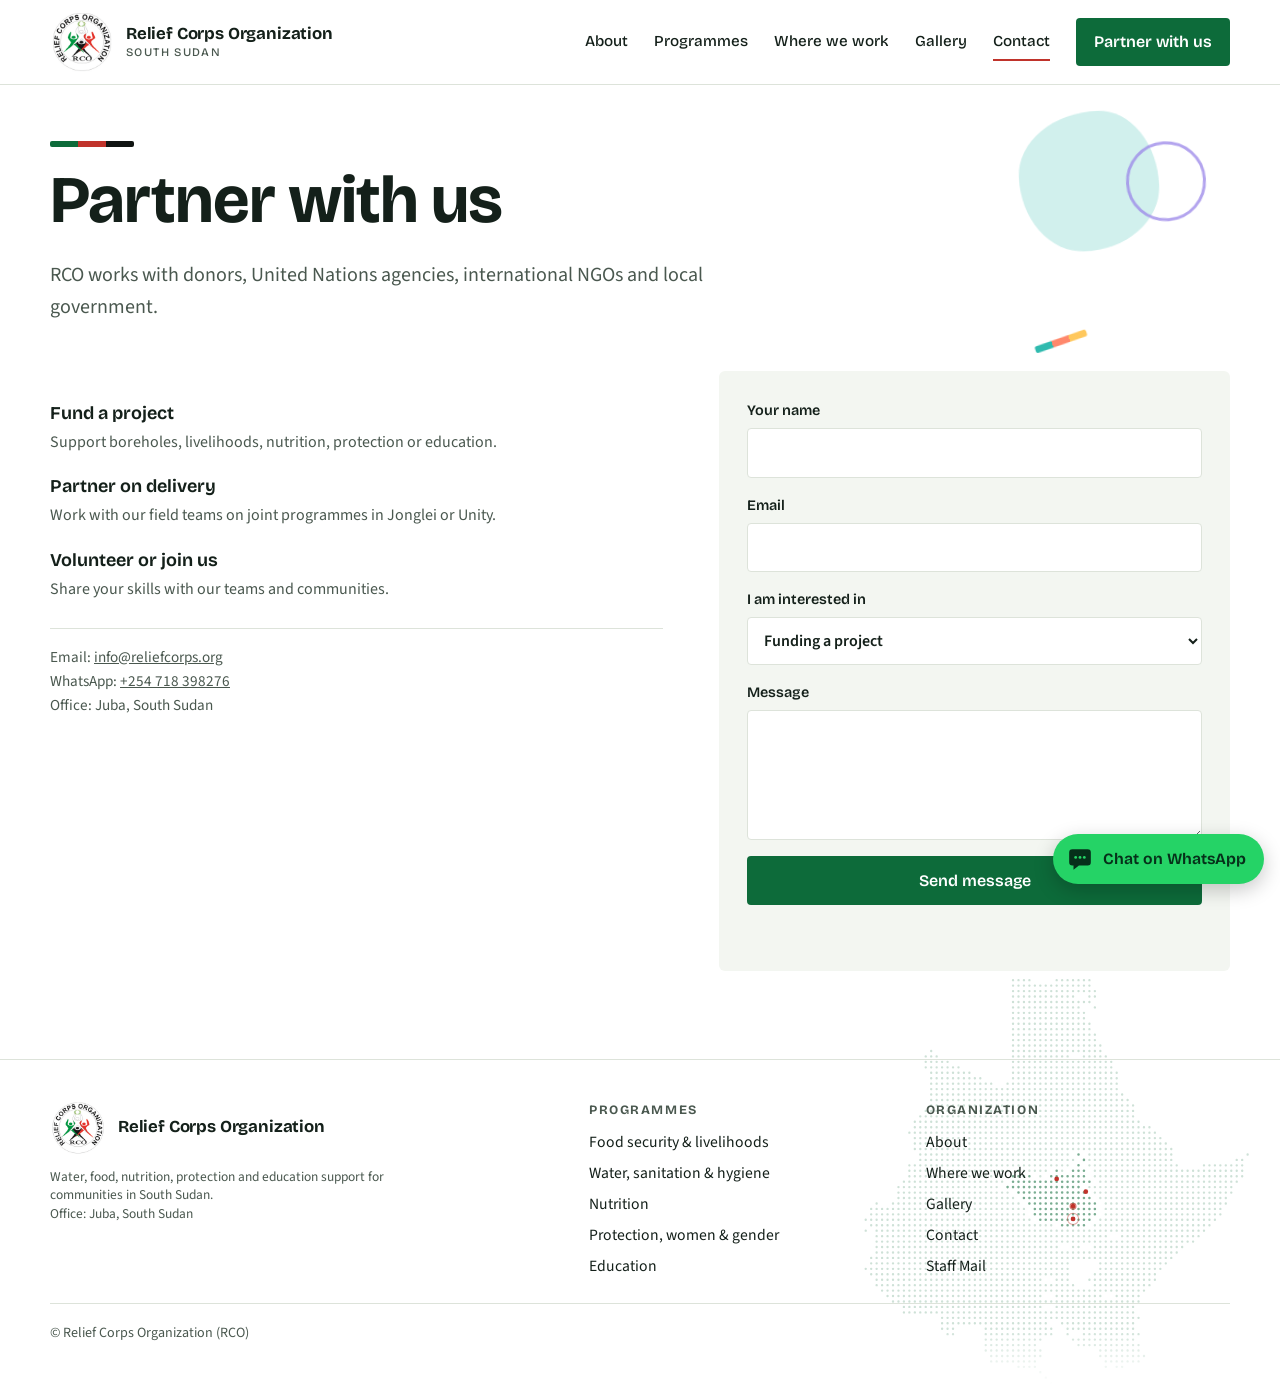
<file: contact.html>
<!doctype html>
<html lang="en">
<head>
<meta charset="utf-8">
<meta name="viewport" content="width=device-width, initial-scale=1, viewport-fit=cover">
<title>Partner with us | Relief Corps Organization</title>
<meta name="description" content="Partner with RCO in South Sudan: fund a project, work with our field teams or volunteer. Email info@reliefcorps.org or chat on WhatsApp.">
<link rel="canonical" href="https://reliefcorps.org/contact.html">
<meta name="theme-color" content="#0d6b3a">
<meta property="og:type" content="website">
<meta property="og:site_name" content="Relief Corps Organization">
<meta property="og:title" content="Partner with us | Relief Corps Organization">
<meta property="og:description" content="Partner with RCO in South Sudan: fund a project, work with our field teams or volunteer. Email info@reliefcorps.org or chat on WhatsApp.">
<meta property="og:url" content="https://reliefcorps.org/contact.html">
<meta property="og:image" content="https://reliefcorps.org/images/og.jpg">
<meta property="og:image:width" content="1200">
<meta property="og:image:height" content="630">
<meta name="twitter:card" content="summary_large_image">
<meta name="twitter:title" content="Partner with us | Relief Corps Organization">
<meta name="twitter:description" content="Partner with RCO in South Sudan: fund a project, work with our field teams or volunteer. Email info@reliefcorps.org or chat on WhatsApp.">
<meta name="twitter:image" content="https://reliefcorps.org/images/og.jpg">
<link rel="icon" type="image/png" sizes="32x32" href="images/favicon-32.png">
<link rel="apple-touch-icon" href="images/apple-touch-icon.png">
<link rel="preconnect" href="https://fonts.googleapis.com">
<link rel="preconnect" href="https://fonts.gstatic.com" crossorigin>
<link rel="stylesheet" href="https://fonts.googleapis.com/css2?family=Bricolage+Grotesque:opsz,wght@12..96,300..800&family=Source+Sans+3:ital,wght@0,400;0,600;1,400&display=swap">
<style>
:root{
  --paper:#ffffff; --tint:#f3f6f1; --ink:#14201a; --ink-soft:#4a584f; --line:#dde3da;
  --green:#0d6b3a; --red:#c0332b; --black:#101412; --ochre:#d99a1e; --band:#12261b;
  --font-display:"Bricolage Grotesque","Arial Narrow",Arial,sans-serif;
  --font-body:"Source Sans 3",Georgia,"Times New Roman",serif;
  color-scheme:light;
}
*{box-sizing:border-box}
html{scroll-behavior:smooth;background:#fff}
body{margin:0;background:var(--paper);color:var(--ink);font-family:var(--font-body);font-size:18px;line-height:1.6;
  padding-left:max(16px,env(safe-area-inset-left,0px));padding-right:max(16px,env(safe-area-inset-right,0px));padding-block:0}
body::before{content:"";position:fixed;inset:0 0 auto;height:env(safe-area-inset-top,0px);z-index:40;background:var(--paper)}
img{display:block;max-width:100%;height:auto}
a{color:inherit}
h1,h2,h3{font-family:var(--font-display);line-height:1.08;margin:0;text-wrap:balance;letter-spacing:-.015em}
p{margin:0}
:focus-visible{outline:3px solid var(--ochre);outline-offset:3px}
.wrap{max-width:1180px;margin:0 auto}
.bleed{margin-inline:calc(-1 * max(16px,env(safe-area-inset-left,0px)));padding-inline:max(16px,env(safe-area-inset-left,0px))}
.stripe{display:flex;height:6px;width:84px;border-radius:2px;overflow:hidden}
.stripe i{flex:1}.stripe i:nth-child(1){background:var(--green)}.stripe i:nth-child(2){background:var(--red)}.stripe i:nth-child(3){background:var(--black)}
.eyebrow{font-family:var(--font-display);font-size:.8rem;font-weight:600;letter-spacing:.14em;text-transform:uppercase;color:var(--green)}
.cap{font-size:.84rem;color:var(--ink-soft);margin-top:8px;line-height:1.4}
figure{margin:0;min-width:0}

/* header */
header.top{position:sticky;top:env(safe-area-inset-top,0px);z-index:30;background:var(--paper);border-bottom:1px solid var(--line)}
header.top .wrap{display:flex;align-items:center;justify-content:space-between;gap:16px;padding-block:10px}
.brand{display:flex;align-items:center;gap:12px;text-decoration:none;min-width:0}
.brand img{width:64px;height:64px;border-radius:50%;flex:none}
.brand span{font-family:var(--font-display);font-weight:700;font-size:1.05rem;line-height:1.1;letter-spacing:-.01em}
.brand small{display:block;font-weight:500;font-size:.72rem;letter-spacing:.12em;text-transform:uppercase;color:var(--ink-soft);margin-top:2px}
nav.main{display:flex;align-items:center;gap:26px;font-family:var(--font-display);font-weight:500;font-size:.95rem}
nav.main a{text-decoration:none;padding:6px 0;border-bottom:2px solid transparent}
nav.main a:hover,nav.main a[aria-current="page"]{border-color:var(--red)}
.btn{display:inline-block;white-space:nowrap;font-family:var(--font-display);font-weight:600;font-size:1rem;text-decoration:none;padding:13px 22px;border-radius:4px;border:2px solid var(--green);background:var(--green);color:#fff;cursor:pointer}
.btn:hover{filter:brightness(1.1)}
.btn.ghost{background:transparent;color:var(--ink);border-color:var(--ink)}
.btn.light{background:#fff;color:var(--band);border-color:#fff}
nav.main .btn{padding:9px 16px;color:#fff}
nav.main .btn:hover{border-bottom-color:var(--green)}
details.menu{display:none;position:relative}
.mbtn{display:none;padding:8px 14px;font-size:.92rem}
details.menu summary{list-style:none;cursor:pointer;font-family:var(--font-display);font-weight:600;border:2px solid var(--ink);border-radius:4px;padding:7px 14px}
details.menu summary::-webkit-details-marker{display:none}
details.menu .panel{position:absolute;right:0;top:calc(100% + 8px);background:#fff;border:1px solid var(--line);border-radius:6px;box-shadow:0 8px 24px rgba(0,0,0,.12);min-width:230px;padding:8px;display:grid}
details.menu .panel a{text-decoration:none;font-family:var(--font-display);font-weight:500;padding:11px 12px;border-radius:4px}
details.menu .panel a:hover{background:var(--tint)}
@media(max-width:860px){nav.main{display:none}details.menu{display:block}.mbtn{display:inline-block;margin-left:auto}header.top .wrap{gap:10px}.brand small{display:none}.brand span{font-size:.95rem}.brand img{width:52px;height:52px}}

/* page head */
.pagehead{padding-block:56px 40px}
.crumbs{font-family:var(--font-display);font-size:.85rem;color:var(--ink-soft);margin-bottom:18px}
.crumbs a{text-decoration:none;color:var(--green)}
.crumbs a:hover{text-decoration:underline}
.pagehead h1{font-size:clamp(2.3rem,5.2vw,4.2rem);font-weight:700;margin-top:18px;max-width:16em}
.pagehead .lede{font-size:1.25rem;max-width:36em;margin-top:22px;color:var(--ink-soft)}
.hero{padding-block:56px 0}
.hero-grid{display:grid;grid-template-columns:minmax(0,7fr) minmax(0,5fr);gap:48px;align-items:end}
.hero h1{font-size:clamp(2.6rem,6.2vw,5.2rem);font-weight:700;margin-top:22px}
.hero h1 em{font-style:normal;color:var(--red)}
.hero .lede{font-size:1.25rem;max-width:34em;margin-top:24px;color:var(--ink-soft)}
.cta{display:flex;flex-wrap:wrap;gap:12px;margin-top:32px}
.hero .side img{width:100%;aspect-ratio:4/3.4;object-fit:cover;border-radius:4px}
.banner{margin-top:56px}
.banner img{width:100%;aspect-ratio:21/8;object-fit:cover;object-position:50% 40%;border-radius:4px}
@media(max-width:860px){.hero-grid{grid-template-columns:1fr;gap:32px}.hero{padding-top:36px}.banner{margin-top:36px}.banner img{aspect-ratio:16/9}.pagehead{padding-top:36px}}

.statement{padding-block:84px 8px;display:grid;grid-template-columns:minmax(0,4fr) minmax(0,8fr);gap:48px}
.statement h2{font-size:clamp(1.7rem,3vw,2.4rem);font-weight:650}
.statement p{font-size:1.2rem;max-width:36em}
.statement p+p{margin-top:16px;color:var(--ink-soft)}
@media(max-width:860px){.statement{grid-template-columns:1fr;gap:20px;padding-top:56px}}

.section{padding-block:72px 0}
.section h2{font-size:clamp(1.9rem,3.6vw,2.8rem);font-weight:700;margin-top:14px;max-width:18em}

/* programme cards */
.cards{display:grid;grid-template-columns:repeat(3,1fr);gap:36px 28px;margin-top:40px}
.card{display:flex;flex-direction:column;text-decoration:none;min-width:0}
.card img{width:100%;aspect-ratio:4/3;object-fit:cover;border-radius:4px}
.card h3{font-size:1.4rem;font-weight:650;margin-top:16px;padding-top:12px;border-top:3px solid var(--ink)}
.card:nth-child(3n+1) h3{border-color:var(--green)}.card:nth-child(3n+2) h3{border-color:var(--red)}
.card p{margin-top:8px;color:var(--ink-soft);font-size:1rem}
.card .more{margin-top:12px;font-family:var(--font-display);font-weight:600;font-size:.95rem;color:var(--green)}
.card:hover h3{color:var(--red)}
.cards.two{grid-template-columns:repeat(2,1fr)}
@media(max-width:960px){.cards{grid-template-columns:repeat(2,1fr)}}
@media(max-width:600px){.cards,.cards.two{grid-template-columns:1fr}}

/* programme page */
.progtabs{display:flex;flex-wrap:wrap;gap:8px;margin-top:30px}
.progtabs a{font-family:var(--font-display);font-weight:500;font-size:.92rem;text-decoration:none;border:1px solid var(--line);border-radius:999px;padding:7px 15px}
.progtabs a:hover{border-color:var(--ink)}
.progtabs a[aria-current="page"]{background:var(--ink);color:#fff;border-color:var(--ink)}
.hero-photo img{width:100%;aspect-ratio:21/9;object-fit:cover;border-radius:4px}
.two-col{display:grid;grid-template-columns:minmax(0,5fr) minmax(0,6fr);gap:56px;padding-block:64px 0}
.two-col h2{font-size:clamp(1.6rem,2.8vw,2.2rem);font-weight:650}
.two-col p{margin-top:16px;max-width:34em}
.what{list-style:none;margin:0;padding:0;border-top:1px solid var(--line)}
.what li{padding:13px 0;border-bottom:1px solid var(--line);display:flex;gap:12px}
.what li::before{content:"";flex:none;width:8px;height:8px;margin-top:.55em;background:var(--red);border-radius:50%}
.photos{display:grid;gap:16px;margin-top:64px;grid-template-columns:repeat(auto-fit,minmax(260px,1fr));align-items:start}
.photos img{width:100%;height:auto;border-radius:4px}
@media(max-width:860px){.two-col{grid-template-columns:1fr;gap:28px;padding-top:44px}}

/* band */
.band{margin-top:88px;background:var(--band);color:#eef3ec;padding-block:64px}
.band h2{font-size:clamp(1.8rem,3.4vw,2.6rem);font-weight:700;max-width:16em}
.band p{margin-top:14px;max-width:34em;color:rgba(238,243,236,.82)}
.band .cta{margin-top:26px}
.band .btn.ghost{color:#fff;border-color:#fff}

/* where */
.loc{display:grid;grid-template-columns:minmax(0,5fr) minmax(0,6fr);gap:48px;align-items:center;padding-block:56px 0}
.loc:nth-of-type(even){grid-template-columns:minmax(0,6fr) minmax(0,5fr)}
.loc:nth-of-type(even) .loc-text{order:2}
.loc h2{font-size:clamp(2rem,4vw,3rem);font-weight:700}
.loc .reg{font-family:var(--font-display);font-size:.8rem;letter-spacing:.12em;text-transform:uppercase;color:var(--red);margin-top:10px}
.loc p{margin-top:16px;max-width:32em}
.loc img{width:100%;aspect-ratio:4/3;object-fit:cover;border-radius:4px}
.tags{display:flex;flex-wrap:wrap;gap:8px;margin-top:18px}
.tags a{font-family:var(--font-display);font-size:.85rem;font-weight:500;text-decoration:none;border:1px solid var(--line);border-radius:999px;padding:5px 12px}
.tags a:hover{border-color:var(--ink)}
@media(max-width:860px){.loc,.loc:nth-of-type(even){grid-template-columns:1fr;gap:24px;padding-top:44px}.loc:nth-of-type(even) .loc-text{order:0}}

/* principles */
.principles{display:grid;grid-template-columns:repeat(3,1fr);gap:40px;margin-top:44px}
.principles h3{font-size:1.35rem;font-weight:650;padding-top:14px;border-top:3px solid var(--ink)}
.principles p{margin-top:10px;color:var(--ink-soft);font-size:1.02rem}
.principles div:nth-child(1) h3{border-color:var(--green)}.principles div:nth-child(2) h3{border-color:var(--red)}
@media(max-width:860px){.principles{grid-template-columns:1fr;gap:28px}}

/* gallery */
.mosaic{columns:3 280px;column-gap:14px;margin-top:36px}
.mosaic figure{break-inside:avoid;margin:0 0 18px}
.mosaic img{width:100%;height:auto;border-radius:4px}

/* contact */
.partner-grid{display:grid;grid-template-columns:minmax(0,6fr) minmax(0,5fr);gap:56px;padding-block:8px 0}
.ways{list-style:none;margin:28px 0 0;padding:0;display:grid;gap:16px}
.ways li b{font-family:var(--font-display);font-weight:650;display:block}
.ways li span{color:var(--ink-soft);font-size:1rem}
.details{margin-top:24px;font-size:.95rem;color:var(--ink-soft);padding-top:16px;border-top:1px solid var(--line)}
form.contact{background:var(--tint);border-radius:6px;padding:28px;display:grid;gap:16px;align-content:start}
form.contact label{font-family:var(--font-display);font-weight:600;font-size:.9rem;display:grid;gap:6px}
form.contact input,form.contact textarea,form.contact select{font:inherit;font-family:var(--font-body);font-size:1rem;padding:11px 12px;border:1px solid var(--line);border-radius:4px;background:#fff;color:var(--ink);width:100%}
form.contact textarea{min-height:130px;resize:vertical}
.msg{min-height:1.4em;font-size:.95rem;color:var(--green);font-weight:600}
@media(max-width:860px){.partner-grid{grid-template-columns:1fr;gap:36px}}

footer{margin-top:88px;border-top:1px solid var(--line);padding-block:40px}
footer .cols{display:grid;grid-template-columns:minmax(0,5fr) repeat(2,minmax(0,3fr));gap:32px}
footer h4{font-family:var(--font-display);font-size:.8rem;letter-spacing:.12em;text-transform:uppercase;color:var(--ink-soft);margin:0 0 10px}
footer ul{list-style:none;margin:0;padding:0;display:grid;gap:6px;font-size:.98rem}
footer a{text-decoration:none}footer a:hover{text-decoration:underline}
footer .small{font-size:.88rem;color:var(--ink-soft);margin-top:24px;padding-top:18px;border-top:1px solid var(--line)}
footer .brand img{width:56px;height:56px}
@media(max-width:760px){footer .cols{grid-template-columns:1fr 1fr}footer .cols>div:first-child{grid-column:1/-1}}
#preloader{position:fixed;inset:0;z-index:100;background:#fff;display:flex;flex-direction:column;align-items:center;justify-content:center;gap:26px;visibility:hidden;opacity:0;transition:opacity .4s ease,visibility .4s ease}
.pl-on #preloader{visibility:visible;opacity:1}
#preloader img{width:112px;height:112px;border-radius:50%;animation:plpulse 1.4s ease-in-out infinite}
#preloader .bar{width:112px;height:6px;background:var(--line);border-radius:3px;overflow:hidden;position:relative}
#preloader .bar::after{content:"";position:absolute;inset:0;width:40%;background:linear-gradient(90deg,var(--green) 0 33%,var(--red) 33% 66%,var(--black) 66%);animation:plbar 1.1s ease-in-out infinite}
@keyframes plpulse{0%,100%{transform:scale(1)}50%{transform:scale(1.06)}}
@keyframes plbar{0%{transform:translateX(-100%)}100%{transform:translateX(250%)}}
@media (prefers-reduced-motion:reduce){#preloader img,#preloader .bar::after{animation:none}#preloader .bar::after{width:100%}}
.wa{position:fixed;z-index:35;right:max(16px,env(safe-area-inset-right,0px));bottom:calc(16px + env(safe-area-inset-bottom,0px));display:flex;align-items:center;gap:10px;
  background:#25d366;color:#06301a;font-family:var(--font-display);font-weight:650;font-size:.98rem;text-decoration:none;padding:12px 18px 12px 14px;border-radius:999px;box-shadow:0 6px 20px rgba(0,0,0,.22)}
.wa:hover{background:#3be07c}
.wa svg{width:26px;height:26px;flex:none}
@media(max-width:480px){.wa{padding:13px}.wa span{position:absolute;width:1px;height:1px;overflow:hidden;clip:rect(0 0 0 0);white-space:nowrap}}
@media (prefers-reduced-motion:reduce){html{scroll-behavior:auto}}
</style>
<link rel="stylesheet" href="assets/motion.css"><script src="assets/motion.js"></script></head>
<body>
<script>(function(){try{if(sessionStorage.getItem("rco-pl"))return;}catch(e){}var d=document.documentElement;d.classList.add("pl-on");function done(){d.classList.remove("pl-on");try{sessionStorage.setItem("rco-pl","1");}catch(e){}}window.addEventListener("load",function(){setTimeout(done,350);});setTimeout(done,4000);})();</script><div id="preloader" aria-hidden="true"><img src="images/logo.png" alt="" width="112" height="112" loading="eager" decoding="async"><div class="bar"></div></div>
<header class="top bleed"><div class="wrap">
  <a class="brand" href="index.html" aria-label="Relief Corps Organization, home"><img src="images/logo.png" alt="" width="64" height="64" loading="eager" decoding="async"><span>Relief Corps Organization<small>South Sudan</small></span></a>
  <nav class="main" aria-label="Main"><a href="about.html">About</a><a href="programmes.html">Programmes</a><a href="where-we-work.html">Where we work</a><a href="gallery.html">Gallery</a><a href="contact.html" aria-current="page">Contact</a><a class="btn" href="contact.html">Partner with us</a></nav>
  <a class="btn mbtn" href="contact.html">Partner</a>
  <details class="menu"><summary>Menu</summary><div class="panel"><a href="index.html">Home</a><a href="about.html">About</a><a href="programmes.html">Programmes</a><a href="where-we-work.html">Where we work</a><a href="gallery.html">Gallery</a><a href="contact.html">Contact</a></div></details>
</div></header>
<main>

<section class="pagehead wrap"><div class="stripe" aria-hidden="true"><i></i><i></i><i></i></div>
  <h1>Partner with us</h1><p class="lede">RCO works with donors, United Nations agencies, international NGOs and local government.</p></section>
<section class="wrap"><div class="partner-grid"><div>
  <ul class="ways"><li><b>Fund a project</b><span>Support boreholes, livelihoods, nutrition, protection or education.</span></li>
  <li><b>Partner on delivery</b><span>Work with our field teams on joint programmes in Jonglei or Unity.</span></li>
  <li><b>Volunteer or join us</b><span>Share your skills with our teams and communities.</span></li></ul>
  <p class="details">Email: <a href="mailto:info@reliefcorps.org">info@reliefcorps.org</a><br>WhatsApp: <a href="https://wa.me/254718398276" target="_blank" rel="noopener">+254 718 398276</a><br>Office: Juba, South Sudan</p></div>
  <form class="contact" id="contact" novalidate>
    <label for="f-name">Your name<input id="f-name" name="name" autocomplete="name"></label>
    <label for="f-email">Email<input id="f-email" name="email" type="email" autocomplete="email"></label>
    <label for="f-topic">I am interested in<select id="f-topic" name="topic"><option>Funding a project</option><option>Partnering on delivery</option><option>Volunteering</option><option>Something else</option></select></label>
    <label for="f-msg">Message<textarea id="f-msg" name="message"></textarea></label>
    <button class="btn" type="submit">Send message</button><div class="msg" id="msg" role="status"></div></form></div></section>
<script>document.getElementById('contact').addEventListener('submit',function(e){e.preventDefault();var g=function(i){return document.getElementById(i).value;};var s='Website enquiry: '+g('f-topic');var b='Name: '+g('f-name')+'\nEmail: '+g('f-email')+'\n\n'+g('f-msg');document.getElementById('msg').textContent='Opening your email app. If nothing opens, write to info@reliefcorps.org.';window.location.href='mailto:info@reliefcorps.org?subject='+encodeURIComponent(s)+'&body='+encodeURIComponent(b);});</script>

</main>
<footer class="bleed"><div class="wrap">
  <div class="cols">
    <div><a class="brand" href="index.html"><img src="images/logo.png" alt="" width="56" height="56" loading="lazy" decoding="async"><span>Relief Corps Organization</span></a>
      <p class="cap" style="max-width:26em;margin-top:12px">Water, food, nutrition, protection and education support for communities in South Sudan.<br>Office: Juba, South Sudan</p></div>
    <div><h4>Programmes</h4><ul><li><a href="food-livelihoods.html">Food security &amp; livelihoods</a></li><li><a href="wash.html">Water, sanitation &amp; hygiene</a></li><li><a href="nutrition.html">Nutrition</a></li><li><a href="protection.html">Protection, women &amp; gender</a></li><li><a href="education.html">Education</a></li></ul></div>
    <div><h4>Organization</h4><ul><li><a href="about.html">About</a></li><li><a href="where-we-work.html">Where we work</a></li><li><a href="gallery.html">Gallery</a></li><li><a href="contact.html">Contact</a></li><li><a href="https://das114.truehost.cloud:2096" target="_blank" rel="noopener">Staff Mail</a></li></ul></div>
  </div>
  <div class="small">&copy; Relief Corps Organization (RCO)</div>
</div></footer>
<a class="wa" href="https://wa.me/254718398276?text=Hello%20RCO%2C%20I%20would%20like%20to%20know%20more%20about%20your%20work." target="_blank" rel="noopener" aria-label="Chat with RCO on WhatsApp"><svg viewBox="0 0 24 24" aria-hidden="true"><path fill="currentColor" d="M5 3h14a3 3 0 0 1 3 3v9a3 3 0 0 1-3 3h-8l-5 4v-4H5a3 3 0 0 1-3-3V6a3 3 0 0 1 3-3z"/><circle cx="8" cy="10.500" r="1.300" fill="#25d366"/><circle cx="12" cy="10.500" r="1.300" fill="#25d366"/><circle cx="16" cy="10.500" r="1.300" fill="#25d366"/></svg><span>Chat on WhatsApp</span></a>
</body>
</html>
</file>
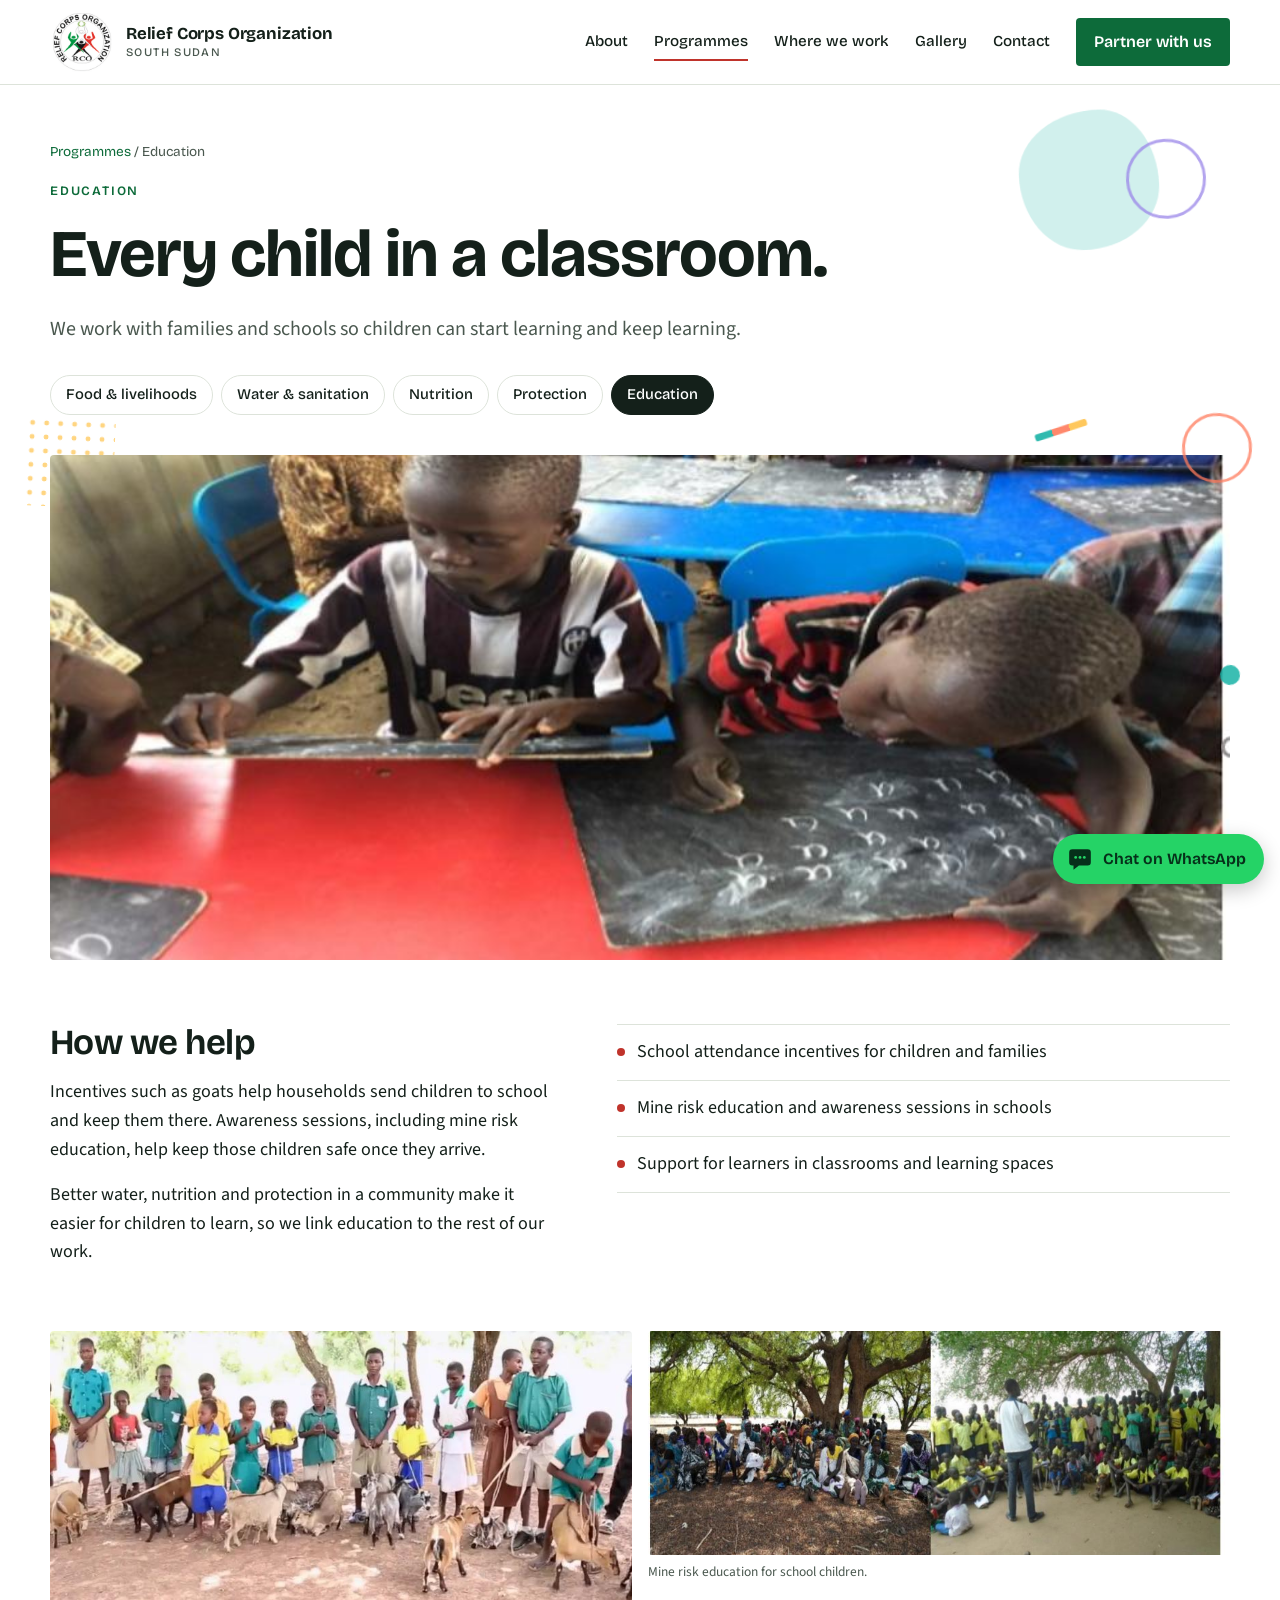
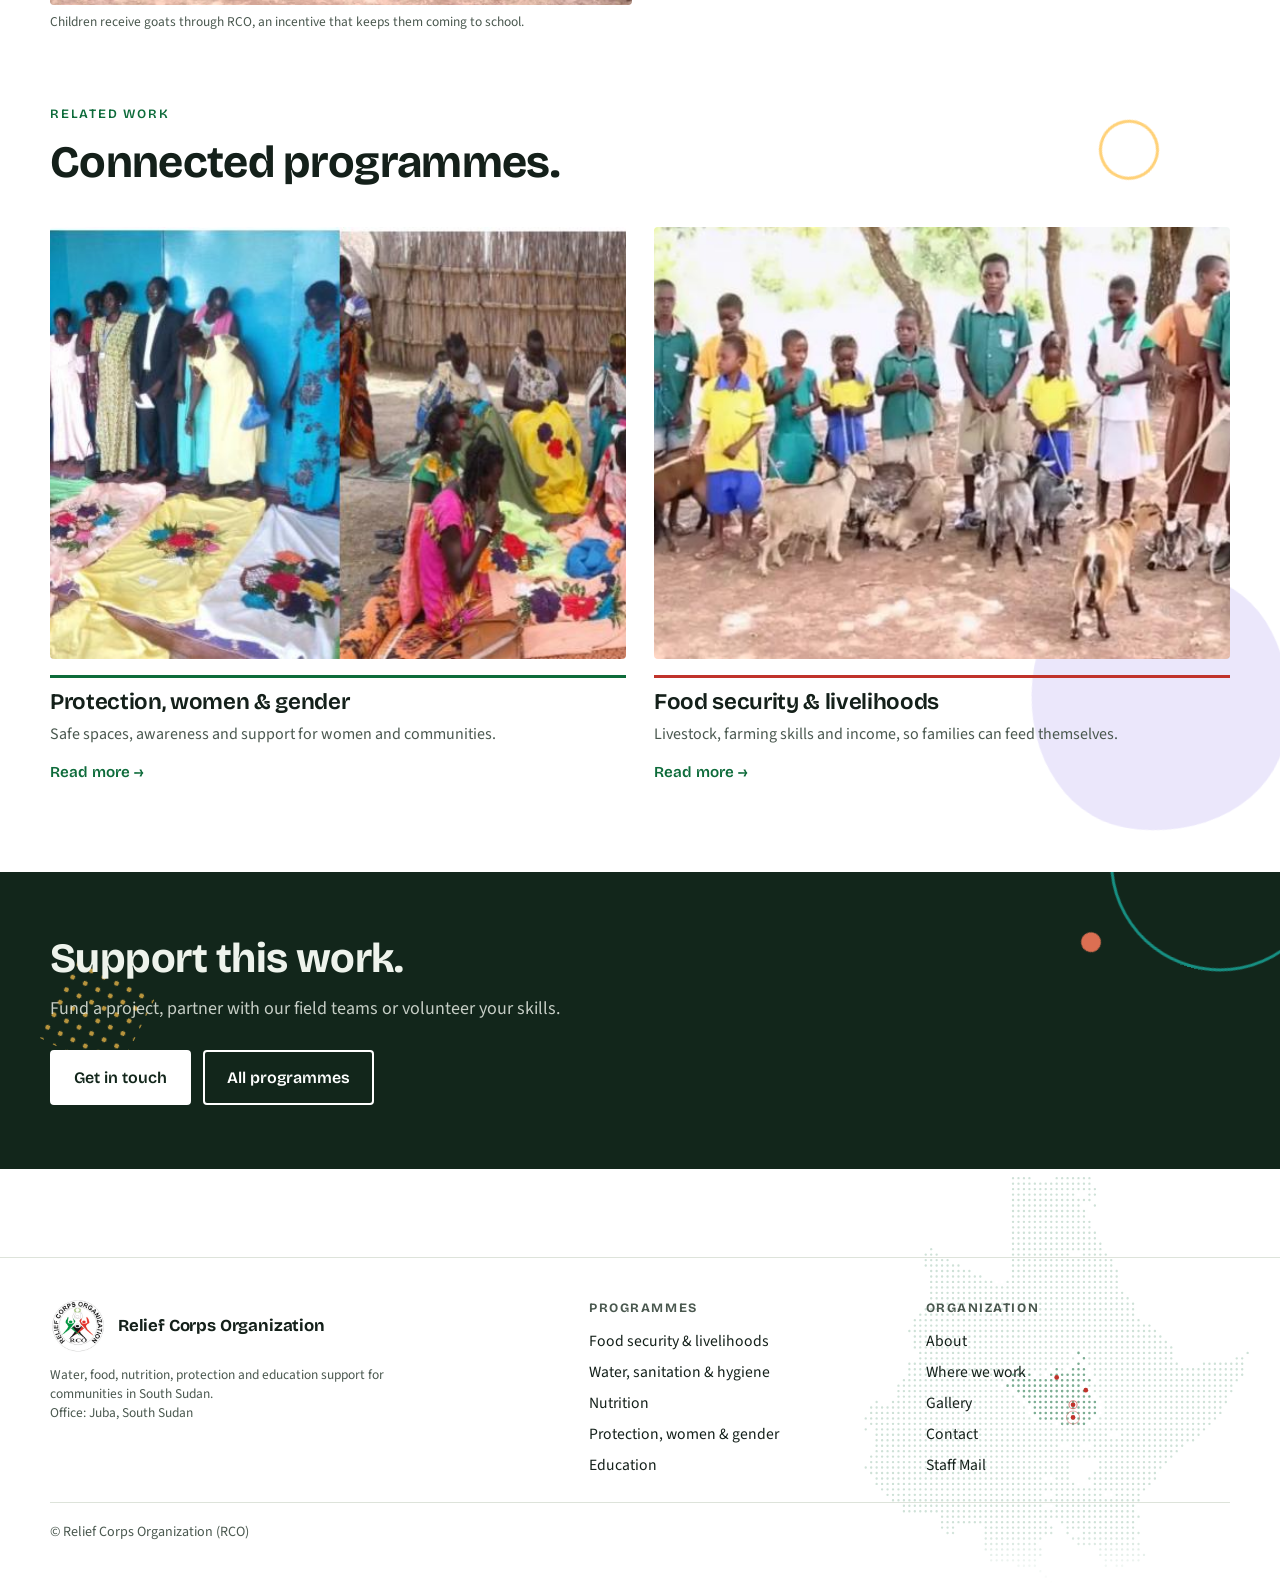
<file: education.html>
<!doctype html>
<html lang="en">
<head>
<meta charset="utf-8">
<meta name="viewport" content="width=device-width, initial-scale=1, viewport-fit=cover">
<title>Education | Relief Corps Organization</title>
<meta name="description" content="We work with families and schools so children can start learning and keep learning. Helping children start school and stay there, safely.">
<link rel="canonical" href="https://reliefcorps.org/education.html">
<meta name="theme-color" content="#0d6b3a">
<meta property="og:type" content="website">
<meta property="og:site_name" content="Relief Corps Organization">
<meta property="og:title" content="Education | Relief Corps Organization">
<meta property="og:description" content="We work with families and schools so children can start learning and keep learning. Helping children start school and stay there, safely.">
<meta property="og:url" content="https://reliefcorps.org/education.html">
<meta property="og:image" content="https://reliefcorps.org/images/og.jpg">
<meta property="og:image:width" content="1200">
<meta property="og:image:height" content="630">
<meta name="twitter:card" content="summary_large_image">
<meta name="twitter:title" content="Education | Relief Corps Organization">
<meta name="twitter:description" content="We work with families and schools so children can start learning and keep learning. Helping children start school and stay there, safely.">
<meta name="twitter:image" content="https://reliefcorps.org/images/og.jpg">
<link rel="icon" type="image/png" sizes="32x32" href="images/favicon-32.png">
<link rel="apple-touch-icon" href="images/apple-touch-icon.png">
<link rel="preconnect" href="https://fonts.googleapis.com">
<link rel="preconnect" href="https://fonts.gstatic.com" crossorigin>
<link rel="stylesheet" href="https://fonts.googleapis.com/css2?family=Bricolage+Grotesque:opsz,wght@12..96,300..800&family=Source+Sans+3:ital,wght@0,400;0,600;1,400&display=swap">
<style>
:root{
  --paper:#ffffff; --tint:#f3f6f1; --ink:#14201a; --ink-soft:#4a584f; --line:#dde3da;
  --green:#0d6b3a; --red:#c0332b; --black:#101412; --ochre:#d99a1e; --band:#12261b;
  --font-display:"Bricolage Grotesque","Arial Narrow",Arial,sans-serif;
  --font-body:"Source Sans 3",Georgia,"Times New Roman",serif;
  color-scheme:light;
}
*{box-sizing:border-box}
html{scroll-behavior:smooth;background:#fff}
body{margin:0;background:var(--paper);color:var(--ink);font-family:var(--font-body);font-size:18px;line-height:1.6;
  padding-left:max(16px,env(safe-area-inset-left,0px));padding-right:max(16px,env(safe-area-inset-right,0px));padding-block:0}
body::before{content:"";position:fixed;inset:0 0 auto;height:env(safe-area-inset-top,0px);z-index:40;background:var(--paper)}
img{display:block;max-width:100%;height:auto}
a{color:inherit}
h1,h2,h3{font-family:var(--font-display);line-height:1.08;margin:0;text-wrap:balance;letter-spacing:-.015em}
p{margin:0}
:focus-visible{outline:3px solid var(--ochre);outline-offset:3px}
.wrap{max-width:1180px;margin:0 auto}
.bleed{margin-inline:calc(-1 * max(16px,env(safe-area-inset-left,0px)));padding-inline:max(16px,env(safe-area-inset-left,0px))}
.stripe{display:flex;height:6px;width:84px;border-radius:2px;overflow:hidden}
.stripe i{flex:1}.stripe i:nth-child(1){background:var(--green)}.stripe i:nth-child(2){background:var(--red)}.stripe i:nth-child(3){background:var(--black)}
.eyebrow{font-family:var(--font-display);font-size:.8rem;font-weight:600;letter-spacing:.14em;text-transform:uppercase;color:var(--green)}
.cap{font-size:.84rem;color:var(--ink-soft);margin-top:8px;line-height:1.4}
figure{margin:0;min-width:0}

/* header */
header.top{position:sticky;top:env(safe-area-inset-top,0px);z-index:30;background:var(--paper);border-bottom:1px solid var(--line)}
header.top .wrap{display:flex;align-items:center;justify-content:space-between;gap:16px;padding-block:10px}
.brand{display:flex;align-items:center;gap:12px;text-decoration:none;min-width:0}
.brand img{width:64px;height:64px;border-radius:50%;flex:none}
.brand span{font-family:var(--font-display);font-weight:700;font-size:1.05rem;line-height:1.1;letter-spacing:-.01em}
.brand small{display:block;font-weight:500;font-size:.72rem;letter-spacing:.12em;text-transform:uppercase;color:var(--ink-soft);margin-top:2px}
nav.main{display:flex;align-items:center;gap:26px;font-family:var(--font-display);font-weight:500;font-size:.95rem}
nav.main a{text-decoration:none;padding:6px 0;border-bottom:2px solid transparent}
nav.main a:hover,nav.main a[aria-current="page"]{border-color:var(--red)}
.btn{display:inline-block;white-space:nowrap;font-family:var(--font-display);font-weight:600;font-size:1rem;text-decoration:none;padding:13px 22px;border-radius:4px;border:2px solid var(--green);background:var(--green);color:#fff;cursor:pointer}
.btn:hover{filter:brightness(1.1)}
.btn.ghost{background:transparent;color:var(--ink);border-color:var(--ink)}
.btn.light{background:#fff;color:var(--band);border-color:#fff}
nav.main .btn{padding:9px 16px;color:#fff}
nav.main .btn:hover{border-bottom-color:var(--green)}
details.menu{display:none;position:relative}
.mbtn{display:none;padding:8px 14px;font-size:.92rem}
details.menu summary{list-style:none;cursor:pointer;font-family:var(--font-display);font-weight:600;border:2px solid var(--ink);border-radius:4px;padding:7px 14px}
details.menu summary::-webkit-details-marker{display:none}
details.menu .panel{position:absolute;right:0;top:calc(100% + 8px);background:#fff;border:1px solid var(--line);border-radius:6px;box-shadow:0 8px 24px rgba(0,0,0,.12);min-width:230px;padding:8px;display:grid}
details.menu .panel a{text-decoration:none;font-family:var(--font-display);font-weight:500;padding:11px 12px;border-radius:4px}
details.menu .panel a:hover{background:var(--tint)}
@media(max-width:860px){nav.main{display:none}details.menu{display:block}.mbtn{display:inline-block;margin-left:auto}header.top .wrap{gap:10px}.brand small{display:none}.brand span{font-size:.95rem}.brand img{width:52px;height:52px}}

/* page head */
.pagehead{padding-block:56px 40px}
.crumbs{font-family:var(--font-display);font-size:.85rem;color:var(--ink-soft);margin-bottom:18px}
.crumbs a{text-decoration:none;color:var(--green)}
.crumbs a:hover{text-decoration:underline}
.pagehead h1{font-size:clamp(2.3rem,5.2vw,4.2rem);font-weight:700;margin-top:18px;max-width:16em}
.pagehead .lede{font-size:1.25rem;max-width:36em;margin-top:22px;color:var(--ink-soft)}
.hero{padding-block:56px 0}
.hero-grid{display:grid;grid-template-columns:minmax(0,7fr) minmax(0,5fr);gap:48px;align-items:end}
.hero h1{font-size:clamp(2.6rem,6.2vw,5.2rem);font-weight:700;margin-top:22px}
.hero h1 em{font-style:normal;color:var(--red)}
.hero .lede{font-size:1.25rem;max-width:34em;margin-top:24px;color:var(--ink-soft)}
.cta{display:flex;flex-wrap:wrap;gap:12px;margin-top:32px}
.hero .side img{width:100%;aspect-ratio:4/3.4;object-fit:cover;border-radius:4px}
.banner{margin-top:56px}
.banner img{width:100%;aspect-ratio:21/8;object-fit:cover;object-position:50% 40%;border-radius:4px}
@media(max-width:860px){.hero-grid{grid-template-columns:1fr;gap:32px}.hero{padding-top:36px}.banner{margin-top:36px}.banner img{aspect-ratio:16/9}.pagehead{padding-top:36px}}

.statement{padding-block:84px 8px;display:grid;grid-template-columns:minmax(0,4fr) minmax(0,8fr);gap:48px}
.statement h2{font-size:clamp(1.7rem,3vw,2.4rem);font-weight:650}
.statement p{font-size:1.2rem;max-width:36em}
.statement p+p{margin-top:16px;color:var(--ink-soft)}
@media(max-width:860px){.statement{grid-template-columns:1fr;gap:20px;padding-top:56px}}

.section{padding-block:72px 0}
.section h2{font-size:clamp(1.9rem,3.6vw,2.8rem);font-weight:700;margin-top:14px;max-width:18em}

/* programme cards */
.cards{display:grid;grid-template-columns:repeat(3,1fr);gap:36px 28px;margin-top:40px}
.card{display:flex;flex-direction:column;text-decoration:none;min-width:0}
.card img{width:100%;aspect-ratio:4/3;object-fit:cover;border-radius:4px}
.card h3{font-size:1.4rem;font-weight:650;margin-top:16px;padding-top:12px;border-top:3px solid var(--ink)}
.card:nth-child(3n+1) h3{border-color:var(--green)}.card:nth-child(3n+2) h3{border-color:var(--red)}
.card p{margin-top:8px;color:var(--ink-soft);font-size:1rem}
.card .more{margin-top:12px;font-family:var(--font-display);font-weight:600;font-size:.95rem;color:var(--green)}
.card:hover h3{color:var(--red)}
.cards.two{grid-template-columns:repeat(2,1fr)}
@media(max-width:960px){.cards{grid-template-columns:repeat(2,1fr)}}
@media(max-width:600px){.cards,.cards.two{grid-template-columns:1fr}}

/* programme page */
.progtabs{display:flex;flex-wrap:wrap;gap:8px;margin-top:30px}
.progtabs a{font-family:var(--font-display);font-weight:500;font-size:.92rem;text-decoration:none;border:1px solid var(--line);border-radius:999px;padding:7px 15px}
.progtabs a:hover{border-color:var(--ink)}
.progtabs a[aria-current="page"]{background:var(--ink);color:#fff;border-color:var(--ink)}
.hero-photo img{width:100%;aspect-ratio:21/9;object-fit:cover;border-radius:4px}
.two-col{display:grid;grid-template-columns:minmax(0,5fr) minmax(0,6fr);gap:56px;padding-block:64px 0}
.two-col h2{font-size:clamp(1.6rem,2.8vw,2.2rem);font-weight:650}
.two-col p{margin-top:16px;max-width:34em}
.what{list-style:none;margin:0;padding:0;border-top:1px solid var(--line)}
.what li{padding:13px 0;border-bottom:1px solid var(--line);display:flex;gap:12px}
.what li::before{content:"";flex:none;width:8px;height:8px;margin-top:.55em;background:var(--red);border-radius:50%}
.photos{display:grid;gap:16px;margin-top:64px;grid-template-columns:repeat(auto-fit,minmax(260px,1fr));align-items:start}
.photos img{width:100%;height:auto;border-radius:4px}
@media(max-width:860px){.two-col{grid-template-columns:1fr;gap:28px;padding-top:44px}}

/* band */
.band{margin-top:88px;background:var(--band);color:#eef3ec;padding-block:64px}
.band h2{font-size:clamp(1.8rem,3.4vw,2.6rem);font-weight:700;max-width:16em}
.band p{margin-top:14px;max-width:34em;color:rgba(238,243,236,.82)}
.band .cta{margin-top:26px}
.band .btn.ghost{color:#fff;border-color:#fff}

/* where */
.loc{display:grid;grid-template-columns:minmax(0,5fr) minmax(0,6fr);gap:48px;align-items:center;padding-block:56px 0}
.loc:nth-of-type(even){grid-template-columns:minmax(0,6fr) minmax(0,5fr)}
.loc:nth-of-type(even) .loc-text{order:2}
.loc h2{font-size:clamp(2rem,4vw,3rem);font-weight:700}
.loc .reg{font-family:var(--font-display);font-size:.8rem;letter-spacing:.12em;text-transform:uppercase;color:var(--red);margin-top:10px}
.loc p{margin-top:16px;max-width:32em}
.loc img{width:100%;aspect-ratio:4/3;object-fit:cover;border-radius:4px}
.tags{display:flex;flex-wrap:wrap;gap:8px;margin-top:18px}
.tags a{font-family:var(--font-display);font-size:.85rem;font-weight:500;text-decoration:none;border:1px solid var(--line);border-radius:999px;padding:5px 12px}
.tags a:hover{border-color:var(--ink)}
@media(max-width:860px){.loc,.loc:nth-of-type(even){grid-template-columns:1fr;gap:24px;padding-top:44px}.loc:nth-of-type(even) .loc-text{order:0}}

/* principles */
.principles{display:grid;grid-template-columns:repeat(3,1fr);gap:40px;margin-top:44px}
.principles h3{font-size:1.35rem;font-weight:650;padding-top:14px;border-top:3px solid var(--ink)}
.principles p{margin-top:10px;color:var(--ink-soft);font-size:1.02rem}
.principles div:nth-child(1) h3{border-color:var(--green)}.principles div:nth-child(2) h3{border-color:var(--red)}
@media(max-width:860px){.principles{grid-template-columns:1fr;gap:28px}}

/* gallery */
.mosaic{columns:3 280px;column-gap:14px;margin-top:36px}
.mosaic figure{break-inside:avoid;margin:0 0 18px}
.mosaic img{width:100%;height:auto;border-radius:4px}

/* contact */
.partner-grid{display:grid;grid-template-columns:minmax(0,6fr) minmax(0,5fr);gap:56px;padding-block:8px 0}
.ways{list-style:none;margin:28px 0 0;padding:0;display:grid;gap:16px}
.ways li b{font-family:var(--font-display);font-weight:650;display:block}
.ways li span{color:var(--ink-soft);font-size:1rem}
.details{margin-top:24px;font-size:.95rem;color:var(--ink-soft);padding-top:16px;border-top:1px solid var(--line)}
form.contact{background:var(--tint);border-radius:6px;padding:28px;display:grid;gap:16px;align-content:start}
form.contact label{font-family:var(--font-display);font-weight:600;font-size:.9rem;display:grid;gap:6px}
form.contact input,form.contact textarea,form.contact select{font:inherit;font-family:var(--font-body);font-size:1rem;padding:11px 12px;border:1px solid var(--line);border-radius:4px;background:#fff;color:var(--ink);width:100%}
form.contact textarea{min-height:130px;resize:vertical}
.msg{min-height:1.4em;font-size:.95rem;color:var(--green);font-weight:600}
@media(max-width:860px){.partner-grid{grid-template-columns:1fr;gap:36px}}

footer{margin-top:88px;border-top:1px solid var(--line);padding-block:40px}
footer .cols{display:grid;grid-template-columns:minmax(0,5fr) repeat(2,minmax(0,3fr));gap:32px}
footer h4{font-family:var(--font-display);font-size:.8rem;letter-spacing:.12em;text-transform:uppercase;color:var(--ink-soft);margin:0 0 10px}
footer ul{list-style:none;margin:0;padding:0;display:grid;gap:6px;font-size:.98rem}
footer a{text-decoration:none}footer a:hover{text-decoration:underline}
footer .small{font-size:.88rem;color:var(--ink-soft);margin-top:24px;padding-top:18px;border-top:1px solid var(--line)}
footer .brand img{width:56px;height:56px}
@media(max-width:760px){footer .cols{grid-template-columns:1fr 1fr}footer .cols>div:first-child{grid-column:1/-1}}
#preloader{position:fixed;inset:0;z-index:100;background:#fff;display:flex;flex-direction:column;align-items:center;justify-content:center;gap:26px;visibility:hidden;opacity:0;transition:opacity .4s ease,visibility .4s ease}
.pl-on #preloader{visibility:visible;opacity:1}
#preloader img{width:112px;height:112px;border-radius:50%;animation:plpulse 1.4s ease-in-out infinite}
#preloader .bar{width:112px;height:6px;background:var(--line);border-radius:3px;overflow:hidden;position:relative}
#preloader .bar::after{content:"";position:absolute;inset:0;width:40%;background:linear-gradient(90deg,var(--green) 0 33%,var(--red) 33% 66%,var(--black) 66%);animation:plbar 1.1s ease-in-out infinite}
@keyframes plpulse{0%,100%{transform:scale(1)}50%{transform:scale(1.06)}}
@keyframes plbar{0%{transform:translateX(-100%)}100%{transform:translateX(250%)}}
@media (prefers-reduced-motion:reduce){#preloader img,#preloader .bar::after{animation:none}#preloader .bar::after{width:100%}}
.wa{position:fixed;z-index:35;right:max(16px,env(safe-area-inset-right,0px));bottom:calc(16px + env(safe-area-inset-bottom,0px));display:flex;align-items:center;gap:10px;
  background:#25d366;color:#06301a;font-family:var(--font-display);font-weight:650;font-size:.98rem;text-decoration:none;padding:12px 18px 12px 14px;border-radius:999px;box-shadow:0 6px 20px rgba(0,0,0,.22)}
.wa:hover{background:#3be07c}
.wa svg{width:26px;height:26px;flex:none}
@media(max-width:480px){.wa{padding:13px}.wa span{position:absolute;width:1px;height:1px;overflow:hidden;clip:rect(0 0 0 0);white-space:nowrap}}
@media (prefers-reduced-motion:reduce){html{scroll-behavior:auto}}
</style>
<link rel="stylesheet" href="assets/motion.css"><script src="assets/motion.js"></script></head>
<body>
<script>(function(){try{if(sessionStorage.getItem("rco-pl"))return;}catch(e){}var d=document.documentElement;d.classList.add("pl-on");function done(){d.classList.remove("pl-on");try{sessionStorage.setItem("rco-pl","1");}catch(e){}}window.addEventListener("load",function(){setTimeout(done,350);});setTimeout(done,4000);})();</script><div id="preloader" aria-hidden="true"><img src="images/logo.png" alt="" width="112" height="112" loading="eager" decoding="async"><div class="bar"></div></div>
<header class="top bleed"><div class="wrap">
  <a class="brand" href="index.html" aria-label="Relief Corps Organization, home"><img src="images/logo.png" alt="" width="64" height="64" loading="eager" decoding="async"><span>Relief Corps Organization<small>South Sudan</small></span></a>
  <nav class="main" aria-label="Main"><a href="about.html">About</a><a href="programmes.html" aria-current="page">Programmes</a><a href="where-we-work.html">Where we work</a><a href="gallery.html">Gallery</a><a href="contact.html">Contact</a><a class="btn" href="contact.html">Partner with us</a></nav>
  <a class="btn mbtn" href="contact.html">Partner</a>
  <details class="menu"><summary>Menu</summary><div class="panel"><a href="index.html">Home</a><a href="about.html">About</a><a href="programmes.html" aria-current="page">Programmes</a><a href="where-we-work.html">Where we work</a><a href="gallery.html">Gallery</a><a href="contact.html">Contact</a></div></details>
</div></header>
<main>

<section class="pagehead wrap"><div class="crumbs"><a href="programmes.html">Programmes</a> / Education</div>
  <div class="eyebrow">Education</div>
  <h1>Every child in a classroom.</h1><p class="lede">We work with families and schools so children can start learning and keep learning.</p>
  <div class="progtabs"><a href="food-livelihoods.html">Food &amp; livelihoods</a><a href="wash.html">Water &amp; sanitation</a><a href="nutrition.html">Nutrition</a><a href="protection.html">Protection</a><a href="education.html" aria-current="page">Education</a></div></section>
<section class="wrap"><figure class="hero-photo"><img loading="eager" src="images/education.jpg" alt="Two boys write on slates at a classroom desk" decoding="async" width="925" height="465"></figure>
  <div class="two-col"><div><h2>How we help</h2><p>Incentives such as goats help households send children to school and keep them there. Awareness sessions, including mine risk education, help keep those children safe once they arrive.</p><p>Better water, nutrition and protection in a community make it easier for children to learn, so we link education to the rest of our work.</p></div><ul class="what"><li>School attendance incentives for children and families</li><li>Mine risk education and awareness sessions in schools</li><li>Support for learners in classrooms and learning spaces</li></ul></div>
  <div class="photos"><figure><img src="images/goats-school.jpg" alt="Schoolchildren in green and yellow uniforms standing with goats" loading="lazy" decoding="async" width="856" height="403"><figcaption class="cap">Children receive goats through RCO, an incentive that keeps them coming to school.</figcaption></figure><figure><img src="images/gbv-mre-outreach.jpg" alt="Schoolchildren gathered under trees for an awareness session" loading="lazy" decoding="async" width="968" height="373"><figcaption class="cap">Mine risk education for school children.</figcaption></figure></div></section>
<section class="section wrap"><div class="eyebrow">Related work</div><h2>Connected programmes.</h2><div class="cards two"><a class="card" href="protection.html"><img src="images/women-friendly-space.jpg" alt="" loading="lazy" decoding="async" width="1029" height="388"><h3>Protection, women &amp; gender</h3><p>Safe spaces, awareness and support for women and communities.</p><span class="more">Read more &rarr;</span></a><a class="card" href="food-livelihoods.html"><img src="images/goats-school.jpg" alt="" loading="lazy" decoding="async" width="856" height="403"><h3>Food security &amp; livelihoods</h3><p>Livestock, farming skills and income, so families can feed themselves.</p><span class="more">Read more &rarr;</span></a></div></section>
<section class="band bleed"><div class="wrap"><h2>Support this work.</h2><p>Fund a project, partner with our field teams or volunteer your skills.</p>
<div class="cta"><a class="btn light" href="contact.html">Get in touch</a><a class="btn ghost" href="programmes.html">All programmes</a></div></div></section>

</main>
<footer class="bleed"><div class="wrap">
  <div class="cols">
    <div><a class="brand" href="index.html"><img src="images/logo.png" alt="" width="56" height="56" loading="lazy" decoding="async"><span>Relief Corps Organization</span></a>
      <p class="cap" style="max-width:26em;margin-top:12px">Water, food, nutrition, protection and education support for communities in South Sudan.<br>Office: Juba, South Sudan</p></div>
    <div><h4>Programmes</h4><ul><li><a href="food-livelihoods.html">Food security &amp; livelihoods</a></li><li><a href="wash.html">Water, sanitation &amp; hygiene</a></li><li><a href="nutrition.html">Nutrition</a></li><li><a href="protection.html">Protection, women &amp; gender</a></li><li><a href="education.html">Education</a></li></ul></div>
    <div><h4>Organization</h4><ul><li><a href="about.html">About</a></li><li><a href="where-we-work.html">Where we work</a></li><li><a href="gallery.html">Gallery</a></li><li><a href="contact.html">Contact</a></li><li><a href="https://das114.truehost.cloud:2096" target="_blank" rel="noopener">Staff Mail</a></li></ul></div>
  </div>
  <div class="small">&copy; Relief Corps Organization (RCO)</div>
</div></footer>
<a class="wa" href="https://wa.me/254718398276?text=Hello%20RCO%2C%20I%20would%20like%20to%20know%20more%20about%20your%20work." target="_blank" rel="noopener" aria-label="Chat with RCO on WhatsApp"><svg viewBox="0 0 24 24" aria-hidden="true"><path fill="currentColor" d="M5 3h14a3 3 0 0 1 3 3v9a3 3 0 0 1-3 3h-8l-5 4v-4H5a3 3 0 0 1-3-3V6a3 3 0 0 1 3-3z"/><circle cx="8" cy="10.500" r="1.300" fill="#25d366"/><circle cx="12" cy="10.500" r="1.300" fill="#25d366"/><circle cx="16" cy="10.500" r="1.300" fill="#25d366"/></svg><span>Chat on WhatsApp</span></a>
</body>
</html>
</file>
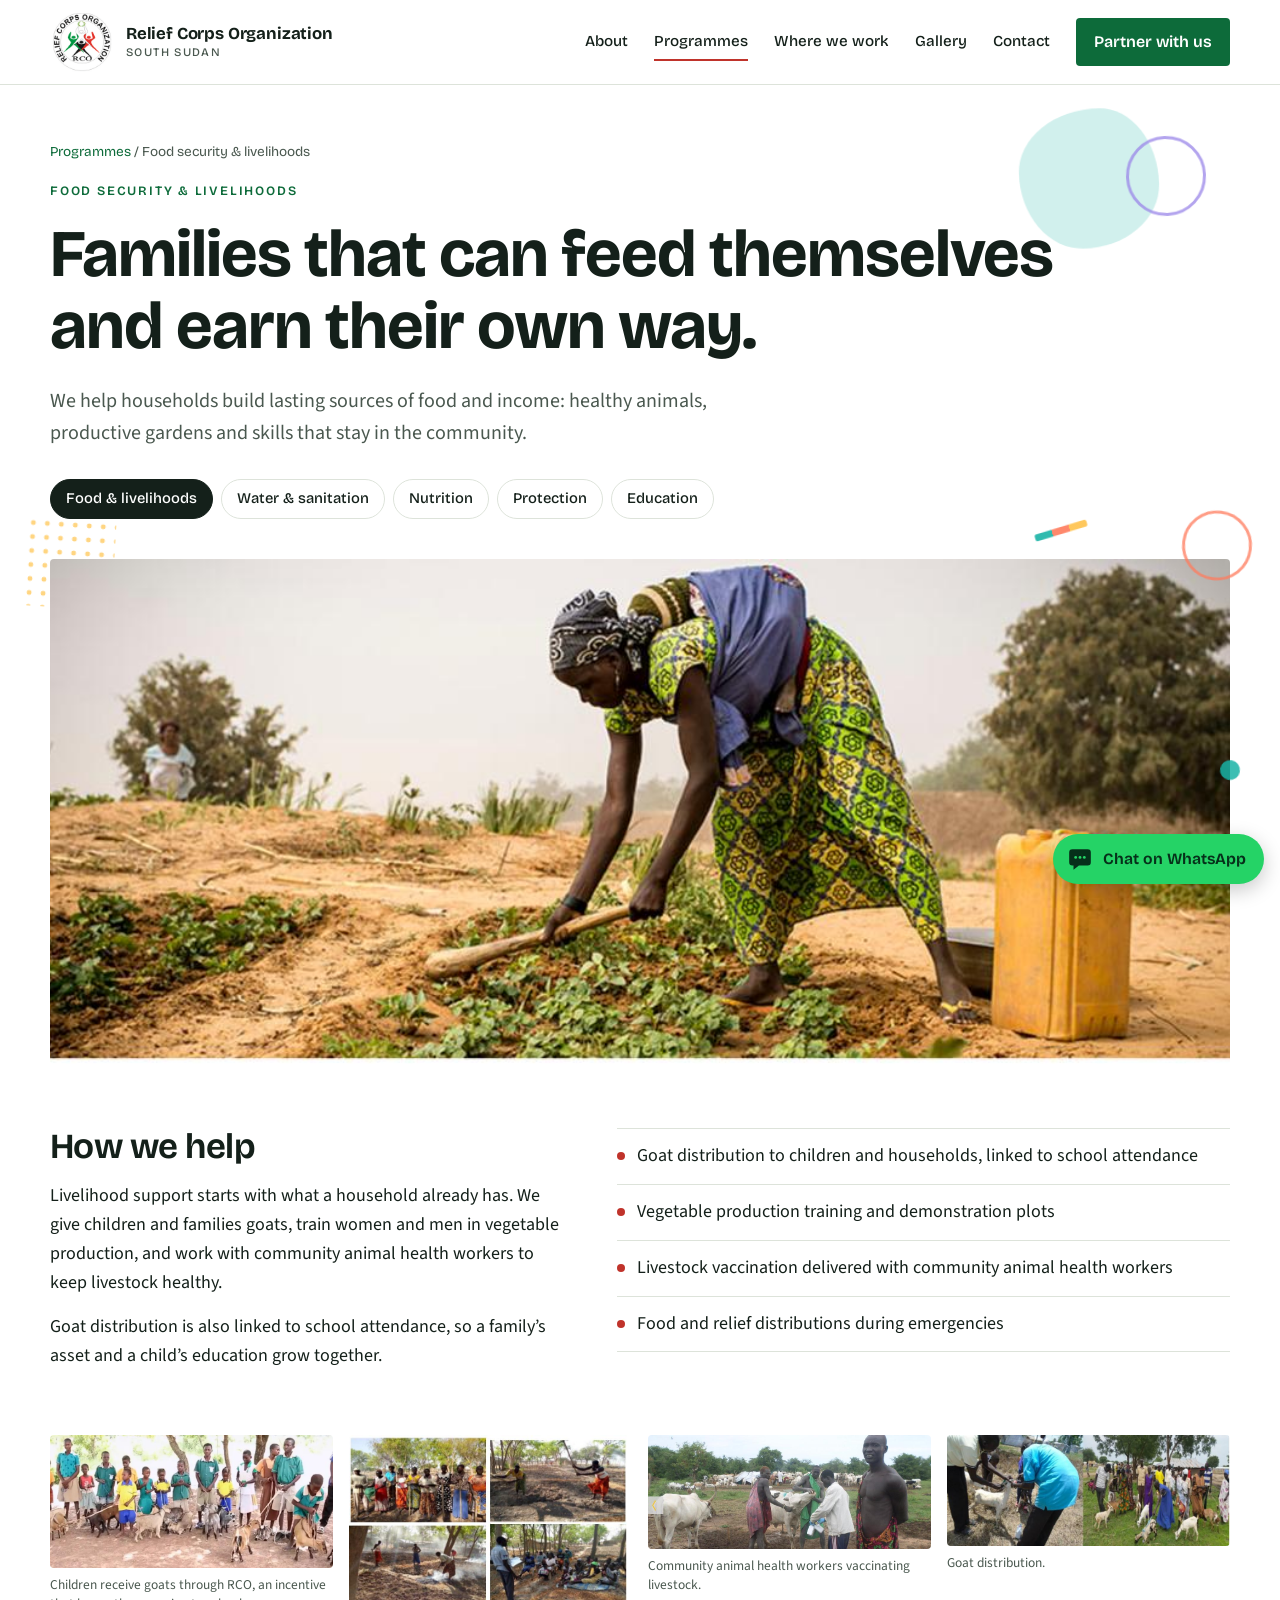
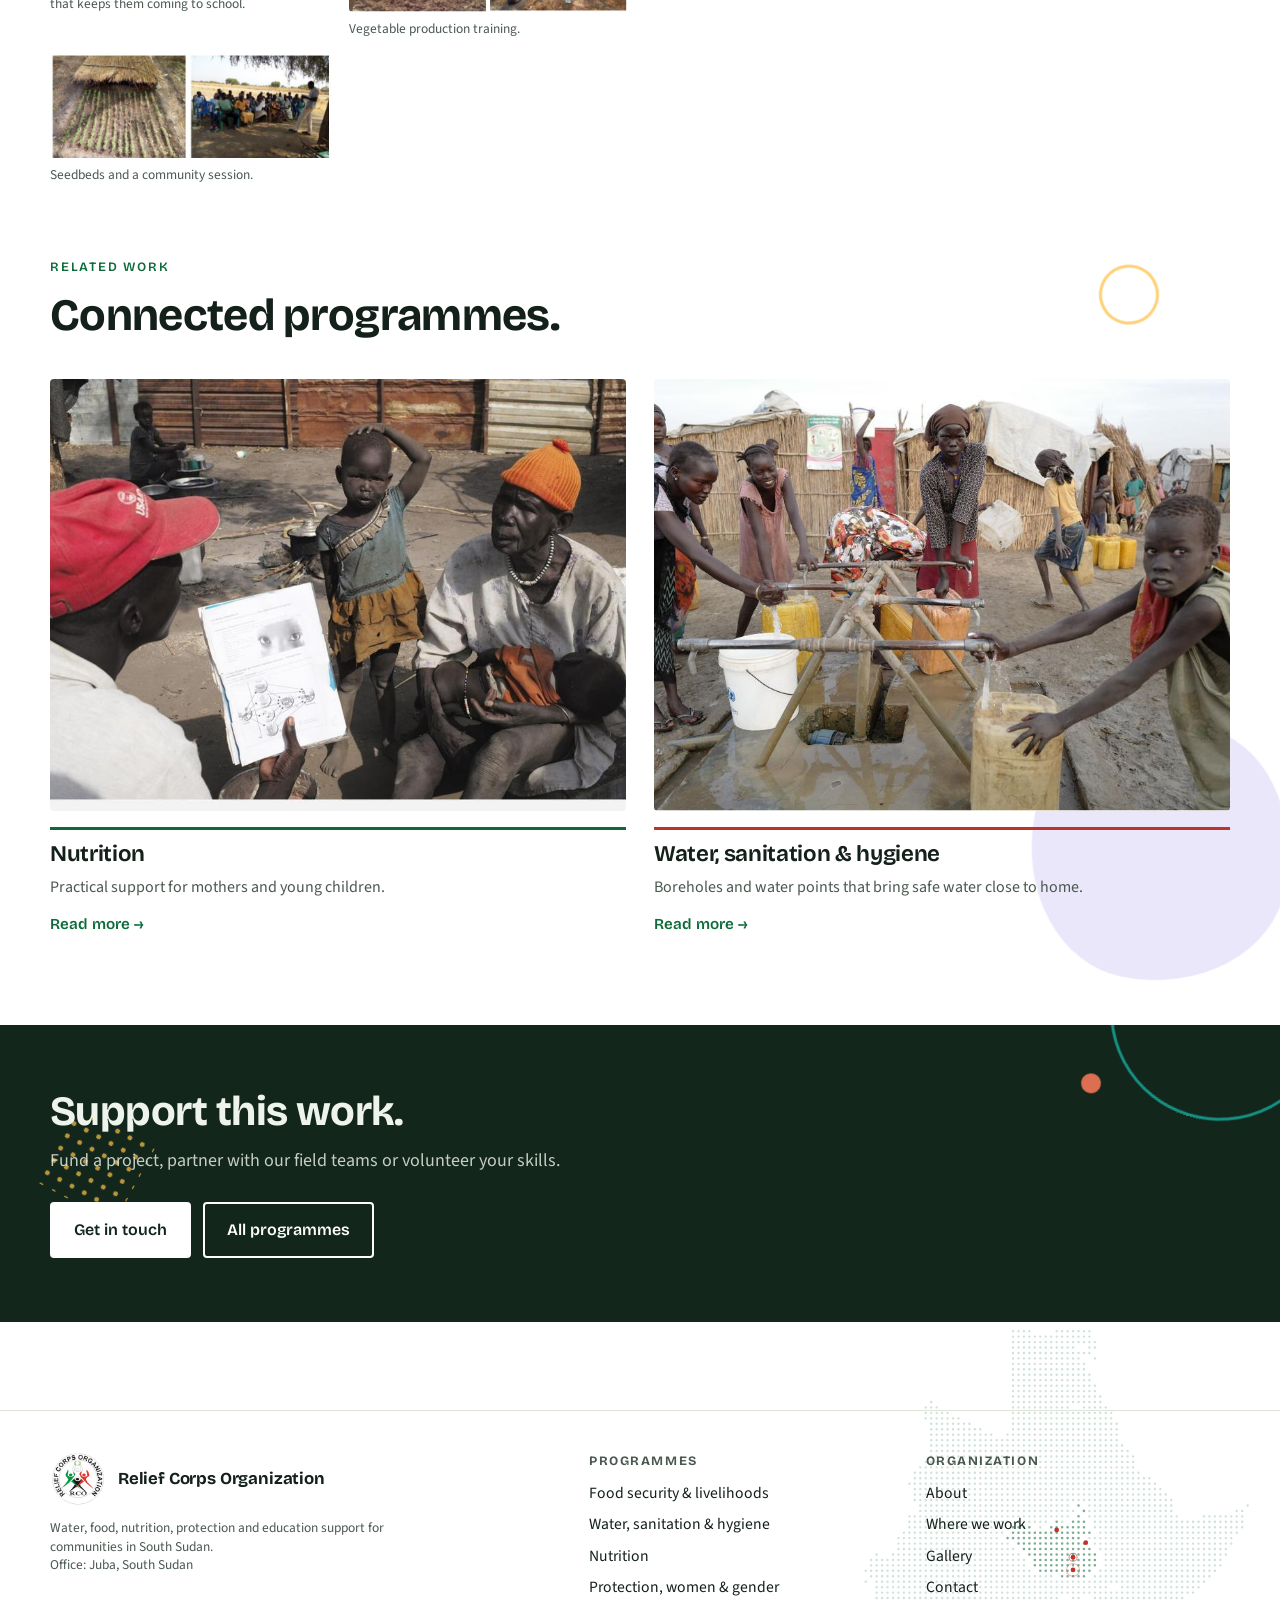
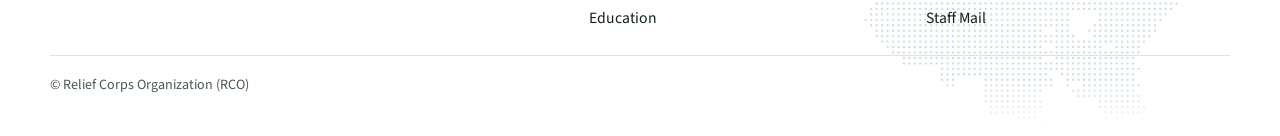
<file: food-livelihoods.html>
<!doctype html>
<html lang="en">
<head>
<meta charset="utf-8">
<meta name="viewport" content="width=device-width, initial-scale=1, viewport-fit=cover">
<title>Food security &amp; livelihoods | Relief Corps Organization</title>
<meta name="description" content="We help households build lasting sources of food and income: healthy animals, productive gardens and skills that stay in the community.">
<link rel="canonical" href="https://reliefcorps.org/food-livelihoods.html">
<meta name="theme-color" content="#0d6b3a">
<meta property="og:type" content="website">
<meta property="og:site_name" content="Relief Corps Organization">
<meta property="og:title" content="Food security &amp; livelihoods | Relief Corps Organization">
<meta property="og:description" content="We help households build lasting sources of food and income: healthy animals, productive gardens and skills that stay in the community.">
<meta property="og:url" content="https://reliefcorps.org/food-livelihoods.html">
<meta property="og:image" content="https://reliefcorps.org/images/og.jpg">
<meta property="og:image:width" content="1200">
<meta property="og:image:height" content="630">
<meta name="twitter:card" content="summary_large_image">
<meta name="twitter:title" content="Food security &amp; livelihoods | Relief Corps Organization">
<meta name="twitter:description" content="We help households build lasting sources of food and income: healthy animals, productive gardens and skills that stay in the community.">
<meta name="twitter:image" content="https://reliefcorps.org/images/og.jpg">
<link rel="icon" type="image/png" sizes="32x32" href="images/favicon-32.png">
<link rel="apple-touch-icon" href="images/apple-touch-icon.png">
<link rel="preconnect" href="https://fonts.googleapis.com">
<link rel="preconnect" href="https://fonts.gstatic.com" crossorigin>
<link rel="stylesheet" href="https://fonts.googleapis.com/css2?family=Bricolage+Grotesque:opsz,wght@12..96,300..800&family=Source+Sans+3:ital,wght@0,400;0,600;1,400&display=swap">
<style>
:root{
  --paper:#ffffff; --tint:#f3f6f1; --ink:#14201a; --ink-soft:#4a584f; --line:#dde3da;
  --green:#0d6b3a; --red:#c0332b; --black:#101412; --ochre:#d99a1e; --band:#12261b;
  --font-display:"Bricolage Grotesque","Arial Narrow",Arial,sans-serif;
  --font-body:"Source Sans 3",Georgia,"Times New Roman",serif;
  color-scheme:light;
}
*{box-sizing:border-box}
html{scroll-behavior:smooth;background:#fff}
body{margin:0;background:var(--paper);color:var(--ink);font-family:var(--font-body);font-size:18px;line-height:1.6;
  padding-left:max(16px,env(safe-area-inset-left,0px));padding-right:max(16px,env(safe-area-inset-right,0px));padding-block:0}
body::before{content:"";position:fixed;inset:0 0 auto;height:env(safe-area-inset-top,0px);z-index:40;background:var(--paper)}
img{display:block;max-width:100%;height:auto}
a{color:inherit}
h1,h2,h3{font-family:var(--font-display);line-height:1.08;margin:0;text-wrap:balance;letter-spacing:-.015em}
p{margin:0}
:focus-visible{outline:3px solid var(--ochre);outline-offset:3px}
.wrap{max-width:1180px;margin:0 auto}
.bleed{margin-inline:calc(-1 * max(16px,env(safe-area-inset-left,0px)));padding-inline:max(16px,env(safe-area-inset-left,0px))}
.stripe{display:flex;height:6px;width:84px;border-radius:2px;overflow:hidden}
.stripe i{flex:1}.stripe i:nth-child(1){background:var(--green)}.stripe i:nth-child(2){background:var(--red)}.stripe i:nth-child(3){background:var(--black)}
.eyebrow{font-family:var(--font-display);font-size:.8rem;font-weight:600;letter-spacing:.14em;text-transform:uppercase;color:var(--green)}
.cap{font-size:.84rem;color:var(--ink-soft);margin-top:8px;line-height:1.4}
figure{margin:0;min-width:0}

/* header */
header.top{position:sticky;top:env(safe-area-inset-top,0px);z-index:30;background:var(--paper);border-bottom:1px solid var(--line)}
header.top .wrap{display:flex;align-items:center;justify-content:space-between;gap:16px;padding-block:10px}
.brand{display:flex;align-items:center;gap:12px;text-decoration:none;min-width:0}
.brand img{width:64px;height:64px;border-radius:50%;flex:none}
.brand span{font-family:var(--font-display);font-weight:700;font-size:1.05rem;line-height:1.1;letter-spacing:-.01em}
.brand small{display:block;font-weight:500;font-size:.72rem;letter-spacing:.12em;text-transform:uppercase;color:var(--ink-soft);margin-top:2px}
nav.main{display:flex;align-items:center;gap:26px;font-family:var(--font-display);font-weight:500;font-size:.95rem}
nav.main a{text-decoration:none;padding:6px 0;border-bottom:2px solid transparent}
nav.main a:hover,nav.main a[aria-current="page"]{border-color:var(--red)}
.btn{display:inline-block;white-space:nowrap;font-family:var(--font-display);font-weight:600;font-size:1rem;text-decoration:none;padding:13px 22px;border-radius:4px;border:2px solid var(--green);background:var(--green);color:#fff;cursor:pointer}
.btn:hover{filter:brightness(1.1)}
.btn.ghost{background:transparent;color:var(--ink);border-color:var(--ink)}
.btn.light{background:#fff;color:var(--band);border-color:#fff}
nav.main .btn{padding:9px 16px;color:#fff}
nav.main .btn:hover{border-bottom-color:var(--green)}
details.menu{display:none;position:relative}
.mbtn{display:none;padding:8px 14px;font-size:.92rem}
details.menu summary{list-style:none;cursor:pointer;font-family:var(--font-display);font-weight:600;border:2px solid var(--ink);border-radius:4px;padding:7px 14px}
details.menu summary::-webkit-details-marker{display:none}
details.menu .panel{position:absolute;right:0;top:calc(100% + 8px);background:#fff;border:1px solid var(--line);border-radius:6px;box-shadow:0 8px 24px rgba(0,0,0,.12);min-width:230px;padding:8px;display:grid}
details.menu .panel a{text-decoration:none;font-family:var(--font-display);font-weight:500;padding:11px 12px;border-radius:4px}
details.menu .panel a:hover{background:var(--tint)}
@media(max-width:860px){nav.main{display:none}details.menu{display:block}.mbtn{display:inline-block;margin-left:auto}header.top .wrap{gap:10px}.brand small{display:none}.brand span{font-size:.95rem}.brand img{width:52px;height:52px}}

/* page head */
.pagehead{padding-block:56px 40px}
.crumbs{font-family:var(--font-display);font-size:.85rem;color:var(--ink-soft);margin-bottom:18px}
.crumbs a{text-decoration:none;color:var(--green)}
.crumbs a:hover{text-decoration:underline}
.pagehead h1{font-size:clamp(2.3rem,5.2vw,4.2rem);font-weight:700;margin-top:18px;max-width:16em}
.pagehead .lede{font-size:1.25rem;max-width:36em;margin-top:22px;color:var(--ink-soft)}
.hero{padding-block:56px 0}
.hero-grid{display:grid;grid-template-columns:minmax(0,7fr) minmax(0,5fr);gap:48px;align-items:end}
.hero h1{font-size:clamp(2.6rem,6.2vw,5.2rem);font-weight:700;margin-top:22px}
.hero h1 em{font-style:normal;color:var(--red)}
.hero .lede{font-size:1.25rem;max-width:34em;margin-top:24px;color:var(--ink-soft)}
.cta{display:flex;flex-wrap:wrap;gap:12px;margin-top:32px}
.hero .side img{width:100%;aspect-ratio:4/3.4;object-fit:cover;border-radius:4px}
.banner{margin-top:56px}
.banner img{width:100%;aspect-ratio:21/8;object-fit:cover;object-position:50% 40%;border-radius:4px}
@media(max-width:860px){.hero-grid{grid-template-columns:1fr;gap:32px}.hero{padding-top:36px}.banner{margin-top:36px}.banner img{aspect-ratio:16/9}.pagehead{padding-top:36px}}

.statement{padding-block:84px 8px;display:grid;grid-template-columns:minmax(0,4fr) minmax(0,8fr);gap:48px}
.statement h2{font-size:clamp(1.7rem,3vw,2.4rem);font-weight:650}
.statement p{font-size:1.2rem;max-width:36em}
.statement p+p{margin-top:16px;color:var(--ink-soft)}
@media(max-width:860px){.statement{grid-template-columns:1fr;gap:20px;padding-top:56px}}

.section{padding-block:72px 0}
.section h2{font-size:clamp(1.9rem,3.6vw,2.8rem);font-weight:700;margin-top:14px;max-width:18em}

/* programme cards */
.cards{display:grid;grid-template-columns:repeat(3,1fr);gap:36px 28px;margin-top:40px}
.card{display:flex;flex-direction:column;text-decoration:none;min-width:0}
.card img{width:100%;aspect-ratio:4/3;object-fit:cover;border-radius:4px}
.card h3{font-size:1.4rem;font-weight:650;margin-top:16px;padding-top:12px;border-top:3px solid var(--ink)}
.card:nth-child(3n+1) h3{border-color:var(--green)}.card:nth-child(3n+2) h3{border-color:var(--red)}
.card p{margin-top:8px;color:var(--ink-soft);font-size:1rem}
.card .more{margin-top:12px;font-family:var(--font-display);font-weight:600;font-size:.95rem;color:var(--green)}
.card:hover h3{color:var(--red)}
.cards.two{grid-template-columns:repeat(2,1fr)}
@media(max-width:960px){.cards{grid-template-columns:repeat(2,1fr)}}
@media(max-width:600px){.cards,.cards.two{grid-template-columns:1fr}}

/* programme page */
.progtabs{display:flex;flex-wrap:wrap;gap:8px;margin-top:30px}
.progtabs a{font-family:var(--font-display);font-weight:500;font-size:.92rem;text-decoration:none;border:1px solid var(--line);border-radius:999px;padding:7px 15px}
.progtabs a:hover{border-color:var(--ink)}
.progtabs a[aria-current="page"]{background:var(--ink);color:#fff;border-color:var(--ink)}
.hero-photo img{width:100%;aspect-ratio:21/9;object-fit:cover;border-radius:4px}
.two-col{display:grid;grid-template-columns:minmax(0,5fr) minmax(0,6fr);gap:56px;padding-block:64px 0}
.two-col h2{font-size:clamp(1.6rem,2.8vw,2.2rem);font-weight:650}
.two-col p{margin-top:16px;max-width:34em}
.what{list-style:none;margin:0;padding:0;border-top:1px solid var(--line)}
.what li{padding:13px 0;border-bottom:1px solid var(--line);display:flex;gap:12px}
.what li::before{content:"";flex:none;width:8px;height:8px;margin-top:.55em;background:var(--red);border-radius:50%}
.photos{display:grid;gap:16px;margin-top:64px;grid-template-columns:repeat(auto-fit,minmax(260px,1fr));align-items:start}
.photos img{width:100%;height:auto;border-radius:4px}
@media(max-width:860px){.two-col{grid-template-columns:1fr;gap:28px;padding-top:44px}}

/* band */
.band{margin-top:88px;background:var(--band);color:#eef3ec;padding-block:64px}
.band h2{font-size:clamp(1.8rem,3.4vw,2.6rem);font-weight:700;max-width:16em}
.band p{margin-top:14px;max-width:34em;color:rgba(238,243,236,.82)}
.band .cta{margin-top:26px}
.band .btn.ghost{color:#fff;border-color:#fff}

/* where */
.loc{display:grid;grid-template-columns:minmax(0,5fr) minmax(0,6fr);gap:48px;align-items:center;padding-block:56px 0}
.loc:nth-of-type(even){grid-template-columns:minmax(0,6fr) minmax(0,5fr)}
.loc:nth-of-type(even) .loc-text{order:2}
.loc h2{font-size:clamp(2rem,4vw,3rem);font-weight:700}
.loc .reg{font-family:var(--font-display);font-size:.8rem;letter-spacing:.12em;text-transform:uppercase;color:var(--red);margin-top:10px}
.loc p{margin-top:16px;max-width:32em}
.loc img{width:100%;aspect-ratio:4/3;object-fit:cover;border-radius:4px}
.tags{display:flex;flex-wrap:wrap;gap:8px;margin-top:18px}
.tags a{font-family:var(--font-display);font-size:.85rem;font-weight:500;text-decoration:none;border:1px solid var(--line);border-radius:999px;padding:5px 12px}
.tags a:hover{border-color:var(--ink)}
@media(max-width:860px){.loc,.loc:nth-of-type(even){grid-template-columns:1fr;gap:24px;padding-top:44px}.loc:nth-of-type(even) .loc-text{order:0}}

/* principles */
.principles{display:grid;grid-template-columns:repeat(3,1fr);gap:40px;margin-top:44px}
.principles h3{font-size:1.35rem;font-weight:650;padding-top:14px;border-top:3px solid var(--ink)}
.principles p{margin-top:10px;color:var(--ink-soft);font-size:1.02rem}
.principles div:nth-child(1) h3{border-color:var(--green)}.principles div:nth-child(2) h3{border-color:var(--red)}
@media(max-width:860px){.principles{grid-template-columns:1fr;gap:28px}}

/* gallery */
.mosaic{columns:3 280px;column-gap:14px;margin-top:36px}
.mosaic figure{break-inside:avoid;margin:0 0 18px}
.mosaic img{width:100%;height:auto;border-radius:4px}

/* contact */
.partner-grid{display:grid;grid-template-columns:minmax(0,6fr) minmax(0,5fr);gap:56px;padding-block:8px 0}
.ways{list-style:none;margin:28px 0 0;padding:0;display:grid;gap:16px}
.ways li b{font-family:var(--font-display);font-weight:650;display:block}
.ways li span{color:var(--ink-soft);font-size:1rem}
.details{margin-top:24px;font-size:.95rem;color:var(--ink-soft);padding-top:16px;border-top:1px solid var(--line)}
form.contact{background:var(--tint);border-radius:6px;padding:28px;display:grid;gap:16px;align-content:start}
form.contact label{font-family:var(--font-display);font-weight:600;font-size:.9rem;display:grid;gap:6px}
form.contact input,form.contact textarea,form.contact select{font:inherit;font-family:var(--font-body);font-size:1rem;padding:11px 12px;border:1px solid var(--line);border-radius:4px;background:#fff;color:var(--ink);width:100%}
form.contact textarea{min-height:130px;resize:vertical}
.msg{min-height:1.4em;font-size:.95rem;color:var(--green);font-weight:600}
@media(max-width:860px){.partner-grid{grid-template-columns:1fr;gap:36px}}

footer{margin-top:88px;border-top:1px solid var(--line);padding-block:40px}
footer .cols{display:grid;grid-template-columns:minmax(0,5fr) repeat(2,minmax(0,3fr));gap:32px}
footer h4{font-family:var(--font-display);font-size:.8rem;letter-spacing:.12em;text-transform:uppercase;color:var(--ink-soft);margin:0 0 10px}
footer ul{list-style:none;margin:0;padding:0;display:grid;gap:6px;font-size:.98rem}
footer a{text-decoration:none}footer a:hover{text-decoration:underline}
footer .small{font-size:.88rem;color:var(--ink-soft);margin-top:24px;padding-top:18px;border-top:1px solid var(--line)}
footer .brand img{width:56px;height:56px}
@media(max-width:760px){footer .cols{grid-template-columns:1fr 1fr}footer .cols>div:first-child{grid-column:1/-1}}
#preloader{position:fixed;inset:0;z-index:100;background:#fff;display:flex;flex-direction:column;align-items:center;justify-content:center;gap:26px;visibility:hidden;opacity:0;transition:opacity .4s ease,visibility .4s ease}
.pl-on #preloader{visibility:visible;opacity:1}
#preloader img{width:112px;height:112px;border-radius:50%;animation:plpulse 1.4s ease-in-out infinite}
#preloader .bar{width:112px;height:6px;background:var(--line);border-radius:3px;overflow:hidden;position:relative}
#preloader .bar::after{content:"";position:absolute;inset:0;width:40%;background:linear-gradient(90deg,var(--green) 0 33%,var(--red) 33% 66%,var(--black) 66%);animation:plbar 1.1s ease-in-out infinite}
@keyframes plpulse{0%,100%{transform:scale(1)}50%{transform:scale(1.06)}}
@keyframes plbar{0%{transform:translateX(-100%)}100%{transform:translateX(250%)}}
@media (prefers-reduced-motion:reduce){#preloader img,#preloader .bar::after{animation:none}#preloader .bar::after{width:100%}}
.wa{position:fixed;z-index:35;right:max(16px,env(safe-area-inset-right,0px));bottom:calc(16px + env(safe-area-inset-bottom,0px));display:flex;align-items:center;gap:10px;
  background:#25d366;color:#06301a;font-family:var(--font-display);font-weight:650;font-size:.98rem;text-decoration:none;padding:12px 18px 12px 14px;border-radius:999px;box-shadow:0 6px 20px rgba(0,0,0,.22)}
.wa:hover{background:#3be07c}
.wa svg{width:26px;height:26px;flex:none}
@media(max-width:480px){.wa{padding:13px}.wa span{position:absolute;width:1px;height:1px;overflow:hidden;clip:rect(0 0 0 0);white-space:nowrap}}
@media (prefers-reduced-motion:reduce){html{scroll-behavior:auto}}
</style>
<link rel="stylesheet" href="assets/motion.css"><script src="assets/motion.js"></script></head>
<body>
<script>(function(){try{if(sessionStorage.getItem("rco-pl"))return;}catch(e){}var d=document.documentElement;d.classList.add("pl-on");function done(){d.classList.remove("pl-on");try{sessionStorage.setItem("rco-pl","1");}catch(e){}}window.addEventListener("load",function(){setTimeout(done,350);});setTimeout(done,4000);})();</script><div id="preloader" aria-hidden="true"><img src="images/logo.png" alt="" width="112" height="112" loading="eager" decoding="async"><div class="bar"></div></div>
<header class="top bleed"><div class="wrap">
  <a class="brand" href="index.html" aria-label="Relief Corps Organization, home"><img src="images/logo.png" alt="" width="64" height="64" loading="eager" decoding="async"><span>Relief Corps Organization<small>South Sudan</small></span></a>
  <nav class="main" aria-label="Main"><a href="about.html">About</a><a href="programmes.html" aria-current="page">Programmes</a><a href="where-we-work.html">Where we work</a><a href="gallery.html">Gallery</a><a href="contact.html">Contact</a><a class="btn" href="contact.html">Partner with us</a></nav>
  <a class="btn mbtn" href="contact.html">Partner</a>
  <details class="menu"><summary>Menu</summary><div class="panel"><a href="index.html">Home</a><a href="about.html">About</a><a href="programmes.html" aria-current="page">Programmes</a><a href="where-we-work.html">Where we work</a><a href="gallery.html">Gallery</a><a href="contact.html">Contact</a></div></details>
</div></header>
<main>

<section class="pagehead wrap"><div class="crumbs"><a href="programmes.html">Programmes</a> / Food security &amp; livelihoods</div>
  <div class="eyebrow">Food security &amp; livelihoods</div>
  <h1>Families that can feed themselves and earn their own way.</h1><p class="lede">We help households build lasting sources of food and income: healthy animals, productive gardens and skills that stay in the community.</p>
  <div class="progtabs"><a href="food-livelihoods.html" aria-current="page">Food &amp; livelihoods</a><a href="wash.html">Water &amp; sanitation</a><a href="nutrition.html">Nutrition</a><a href="protection.html">Protection</a><a href="education.html">Education</a></div></section>
<section class="wrap"><figure class="hero-photo"><img loading="eager" src="images/vegetable-farmer.jpg" alt="A woman tends a vegetable plot beside a yellow water jerrycan" decoding="async" width="1100" height="417"></figure>
  <div class="two-col"><div><h2>How we help</h2><p>Livelihood support starts with what a household already has. We give children and families goats, train women and men in vegetable production, and work with community animal health workers to keep livestock healthy.</p><p>Goat distribution is also linked to school attendance, so a family’s asset and a child’s education grow together.</p></div><ul class="what"><li>Goat distribution to children and households, linked to school attendance</li><li>Vegetable production training and demonstration plots</li><li>Livestock vaccination delivered with community animal health workers</li><li>Food and relief distributions during emergencies</li></ul></div>
  <div class="photos"><figure><img src="images/goats-school.jpg" alt="Schoolchildren in green and yellow uniforms standing with goats" loading="lazy" decoding="async" width="856" height="403"><figcaption class="cap">Children receive goats through RCO, an incentive that keeps them coming to school.</figcaption></figure><figure><img src="images/training-group.jpg" alt="Women gather for a vegetable production training, with land being prepared" loading="lazy" decoding="async" width="685" height="429"><figcaption class="cap">Vegetable production training.</figcaption></figure><figure><img src="images/livestock-vaccination.jpg" alt="Community animal health workers vaccinate cattle" loading="lazy" decoding="async" width="957" height="386"><figcaption class="cap">Community animal health workers vaccinating livestock.</figcaption></figure><figure><img src="images/goats-distribution.jpg" alt="A health worker checks a goat during a distribution" loading="lazy" decoding="async" width="776" height="303"><figcaption class="cap">Goat distribution.</figcaption></figure><figure><img src="images/seedbeds.jpg" alt="Neat rows of seedlings under a thatch cover beside a community meeting" loading="lazy" decoding="async" width="716" height="260"><figcaption class="cap">Seedbeds and a community session.</figcaption></figure></div></section>
<section class="section wrap"><div class="eyebrow">Related work</div><h2>Connected programmes.</h2><div class="cards two"><a class="card" href="nutrition.html"><img src="images/nutrition.jpg" alt="" loading="lazy" decoding="async" width="942" height="636"><h3>Nutrition</h3><p>Practical support for mothers and young children.</p><span class="more">Read more &rarr;</span></a><a class="card" href="wash.html"><img src="images/water-point-bentiu.jpg" alt="" loading="lazy" decoding="async" width="940" height="620"><h3>Water, sanitation &amp; hygiene</h3><p>Boreholes and water points that bring safe water close to home.</p><span class="more">Read more &rarr;</span></a></div></section>
<section class="band bleed"><div class="wrap"><h2>Support this work.</h2><p>Fund a project, partner with our field teams or volunteer your skills.</p>
<div class="cta"><a class="btn light" href="contact.html">Get in touch</a><a class="btn ghost" href="programmes.html">All programmes</a></div></div></section>

</main>
<footer class="bleed"><div class="wrap">
  <div class="cols">
    <div><a class="brand" href="index.html"><img src="images/logo.png" alt="" width="56" height="56" loading="lazy" decoding="async"><span>Relief Corps Organization</span></a>
      <p class="cap" style="max-width:26em;margin-top:12px">Water, food, nutrition, protection and education support for communities in South Sudan.<br>Office: Juba, South Sudan</p></div>
    <div><h4>Programmes</h4><ul><li><a href="food-livelihoods.html">Food security &amp; livelihoods</a></li><li><a href="wash.html">Water, sanitation &amp; hygiene</a></li><li><a href="nutrition.html">Nutrition</a></li><li><a href="protection.html">Protection, women &amp; gender</a></li><li><a href="education.html">Education</a></li></ul></div>
    <div><h4>Organization</h4><ul><li><a href="about.html">About</a></li><li><a href="where-we-work.html">Where we work</a></li><li><a href="gallery.html">Gallery</a></li><li><a href="contact.html">Contact</a></li><li><a href="https://das114.truehost.cloud:2096" target="_blank" rel="noopener">Staff Mail</a></li></ul></div>
  </div>
  <div class="small">&copy; Relief Corps Organization (RCO)</div>
</div></footer>
<a class="wa" href="https://wa.me/254718398276?text=Hello%20RCO%2C%20I%20would%20like%20to%20know%20more%20about%20your%20work." target="_blank" rel="noopener" aria-label="Chat with RCO on WhatsApp"><svg viewBox="0 0 24 24" aria-hidden="true"><path fill="currentColor" d="M5 3h14a3 3 0 0 1 3 3v9a3 3 0 0 1-3 3h-8l-5 4v-4H5a3 3 0 0 1-3-3V6a3 3 0 0 1 3-3z"/><circle cx="8" cy="10.500" r="1.300" fill="#25d366"/><circle cx="12" cy="10.500" r="1.300" fill="#25d366"/><circle cx="16" cy="10.500" r="1.300" fill="#25d366"/></svg><span>Chat on WhatsApp</span></a>
</body>
</html>
</file>
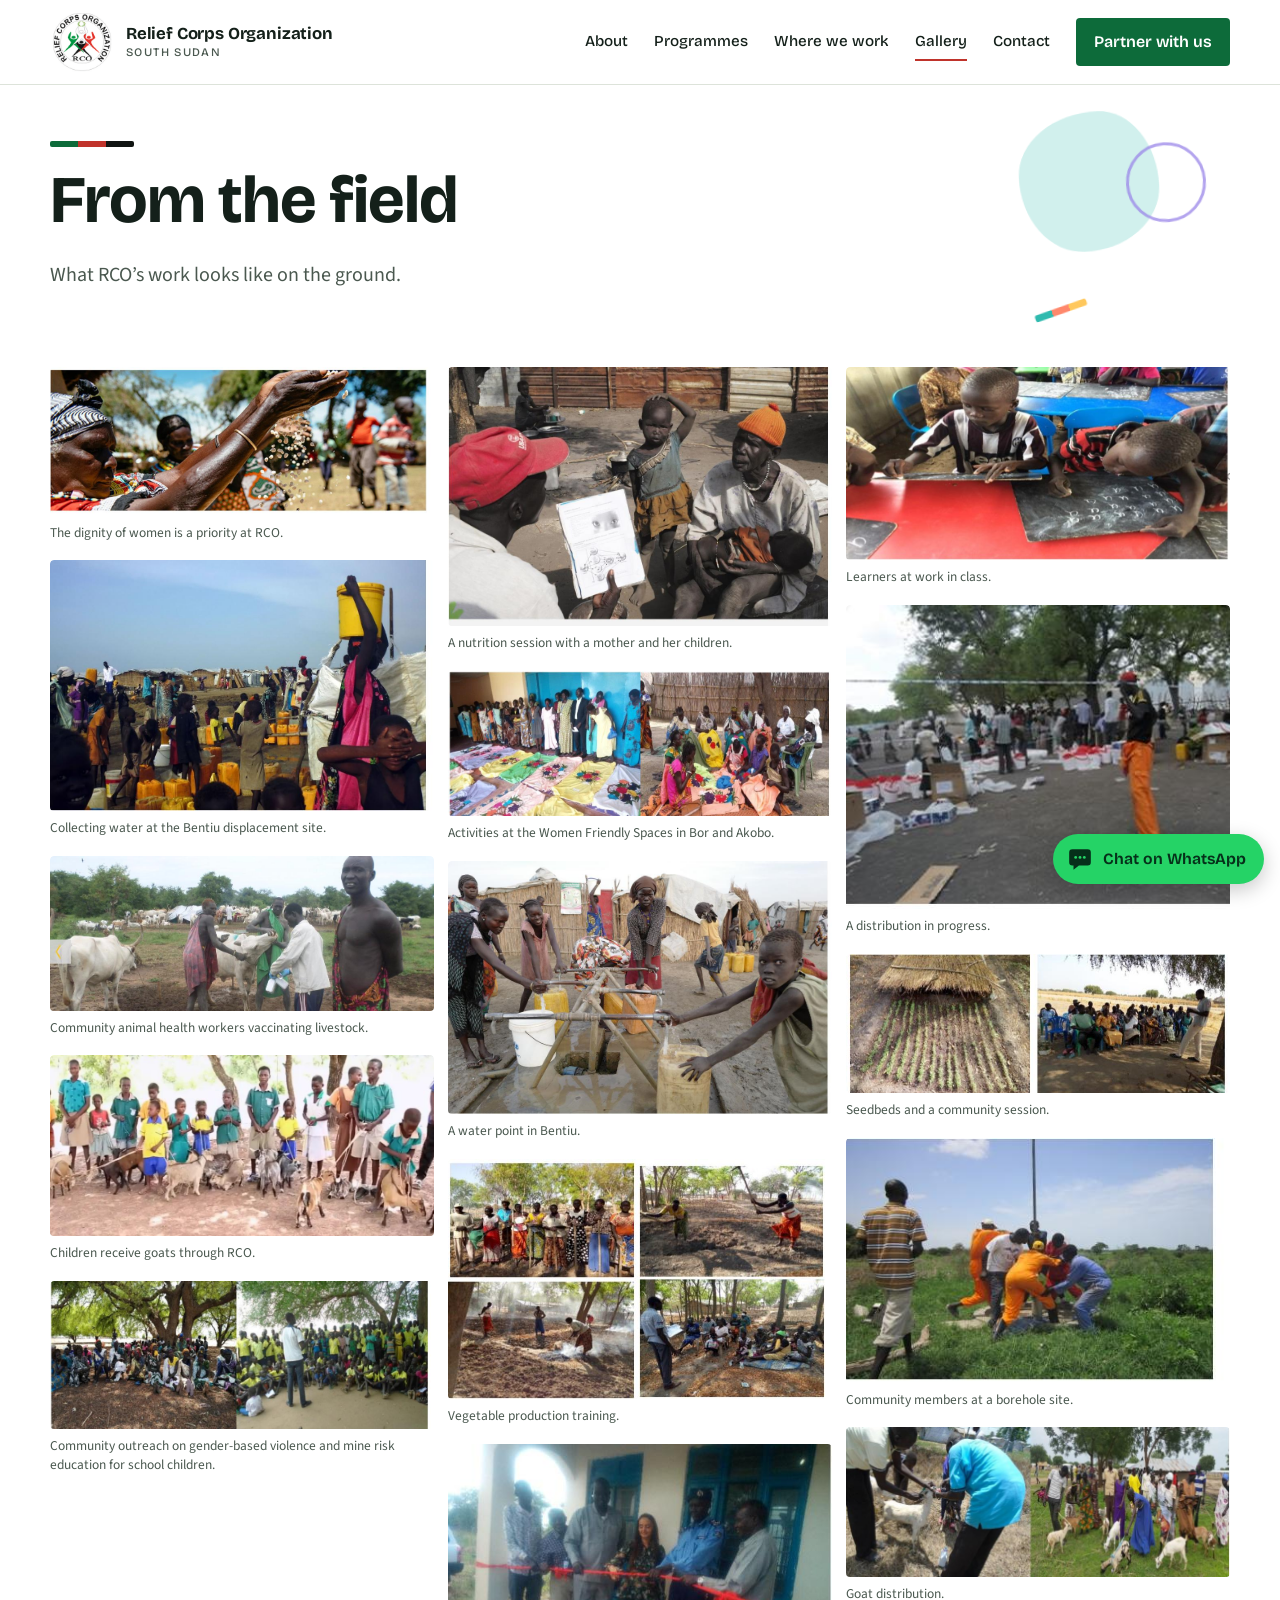
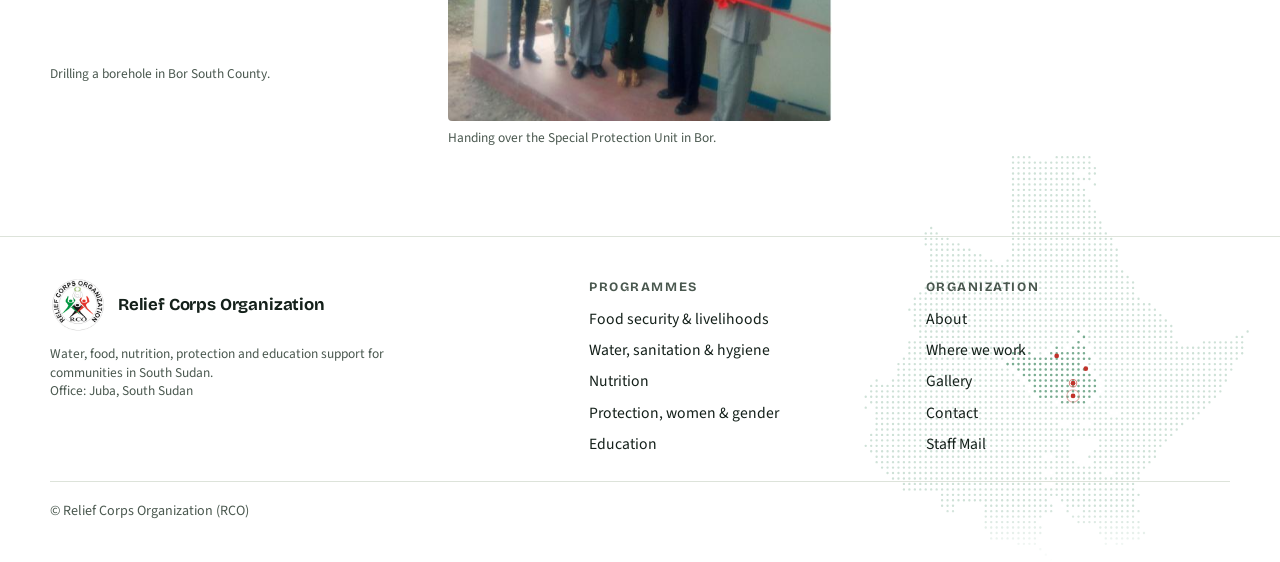
<file: gallery.html>
<!doctype html>
<html lang="en">
<head>
<meta charset="utf-8">
<meta name="viewport" content="width=device-width, initial-scale=1, viewport-fit=cover">
<title>Gallery | Relief Corps Organization</title>
<meta name="description" content="Photos from RCO programmes in South Sudan: boreholes and water points, livestock and farming, nutrition, Women Friendly Spaces and schools.">
<link rel="canonical" href="https://reliefcorps.org/gallery.html">
<meta name="theme-color" content="#0d6b3a">
<meta property="og:type" content="website">
<meta property="og:site_name" content="Relief Corps Organization">
<meta property="og:title" content="Gallery | Relief Corps Organization">
<meta property="og:description" content="Photos from RCO programmes in South Sudan: boreholes and water points, livestock and farming, nutrition, Women Friendly Spaces and schools.">
<meta property="og:url" content="https://reliefcorps.org/gallery.html">
<meta property="og:image" content="https://reliefcorps.org/images/og.jpg">
<meta property="og:image:width" content="1200">
<meta property="og:image:height" content="630">
<meta name="twitter:card" content="summary_large_image">
<meta name="twitter:title" content="Gallery | Relief Corps Organization">
<meta name="twitter:description" content="Photos from RCO programmes in South Sudan: boreholes and water points, livestock and farming, nutrition, Women Friendly Spaces and schools.">
<meta name="twitter:image" content="https://reliefcorps.org/images/og.jpg">
<link rel="icon" type="image/png" sizes="32x32" href="images/favicon-32.png">
<link rel="apple-touch-icon" href="images/apple-touch-icon.png">
<link rel="preconnect" href="https://fonts.googleapis.com">
<link rel="preconnect" href="https://fonts.gstatic.com" crossorigin>
<link rel="stylesheet" href="https://fonts.googleapis.com/css2?family=Bricolage+Grotesque:opsz,wght@12..96,300..800&family=Source+Sans+3:ital,wght@0,400;0,600;1,400&display=swap">
<style>
:root{
  --paper:#ffffff; --tint:#f3f6f1; --ink:#14201a; --ink-soft:#4a584f; --line:#dde3da;
  --green:#0d6b3a; --red:#c0332b; --black:#101412; --ochre:#d99a1e; --band:#12261b;
  --font-display:"Bricolage Grotesque","Arial Narrow",Arial,sans-serif;
  --font-body:"Source Sans 3",Georgia,"Times New Roman",serif;
  color-scheme:light;
}
*{box-sizing:border-box}
html{scroll-behavior:smooth;background:#fff}
body{margin:0;background:var(--paper);color:var(--ink);font-family:var(--font-body);font-size:18px;line-height:1.6;
  padding-left:max(16px,env(safe-area-inset-left,0px));padding-right:max(16px,env(safe-area-inset-right,0px));padding-block:0}
body::before{content:"";position:fixed;inset:0 0 auto;height:env(safe-area-inset-top,0px);z-index:40;background:var(--paper)}
img{display:block;max-width:100%;height:auto}
a{color:inherit}
h1,h2,h3{font-family:var(--font-display);line-height:1.08;margin:0;text-wrap:balance;letter-spacing:-.015em}
p{margin:0}
:focus-visible{outline:3px solid var(--ochre);outline-offset:3px}
.wrap{max-width:1180px;margin:0 auto}
.bleed{margin-inline:calc(-1 * max(16px,env(safe-area-inset-left,0px)));padding-inline:max(16px,env(safe-area-inset-left,0px))}
.stripe{display:flex;height:6px;width:84px;border-radius:2px;overflow:hidden}
.stripe i{flex:1}.stripe i:nth-child(1){background:var(--green)}.stripe i:nth-child(2){background:var(--red)}.stripe i:nth-child(3){background:var(--black)}
.eyebrow{font-family:var(--font-display);font-size:.8rem;font-weight:600;letter-spacing:.14em;text-transform:uppercase;color:var(--green)}
.cap{font-size:.84rem;color:var(--ink-soft);margin-top:8px;line-height:1.4}
figure{margin:0;min-width:0}

/* header */
header.top{position:sticky;top:env(safe-area-inset-top,0px);z-index:30;background:var(--paper);border-bottom:1px solid var(--line)}
header.top .wrap{display:flex;align-items:center;justify-content:space-between;gap:16px;padding-block:10px}
.brand{display:flex;align-items:center;gap:12px;text-decoration:none;min-width:0}
.brand img{width:64px;height:64px;border-radius:50%;flex:none}
.brand span{font-family:var(--font-display);font-weight:700;font-size:1.05rem;line-height:1.1;letter-spacing:-.01em}
.brand small{display:block;font-weight:500;font-size:.72rem;letter-spacing:.12em;text-transform:uppercase;color:var(--ink-soft);margin-top:2px}
nav.main{display:flex;align-items:center;gap:26px;font-family:var(--font-display);font-weight:500;font-size:.95rem}
nav.main a{text-decoration:none;padding:6px 0;border-bottom:2px solid transparent}
nav.main a:hover,nav.main a[aria-current="page"]{border-color:var(--red)}
.btn{display:inline-block;white-space:nowrap;font-family:var(--font-display);font-weight:600;font-size:1rem;text-decoration:none;padding:13px 22px;border-radius:4px;border:2px solid var(--green);background:var(--green);color:#fff;cursor:pointer}
.btn:hover{filter:brightness(1.1)}
.btn.ghost{background:transparent;color:var(--ink);border-color:var(--ink)}
.btn.light{background:#fff;color:var(--band);border-color:#fff}
nav.main .btn{padding:9px 16px;color:#fff}
nav.main .btn:hover{border-bottom-color:var(--green)}
details.menu{display:none;position:relative}
.mbtn{display:none;padding:8px 14px;font-size:.92rem}
details.menu summary{list-style:none;cursor:pointer;font-family:var(--font-display);font-weight:600;border:2px solid var(--ink);border-radius:4px;padding:7px 14px}
details.menu summary::-webkit-details-marker{display:none}
details.menu .panel{position:absolute;right:0;top:calc(100% + 8px);background:#fff;border:1px solid var(--line);border-radius:6px;box-shadow:0 8px 24px rgba(0,0,0,.12);min-width:230px;padding:8px;display:grid}
details.menu .panel a{text-decoration:none;font-family:var(--font-display);font-weight:500;padding:11px 12px;border-radius:4px}
details.menu .panel a:hover{background:var(--tint)}
@media(max-width:860px){nav.main{display:none}details.menu{display:block}.mbtn{display:inline-block;margin-left:auto}header.top .wrap{gap:10px}.brand small{display:none}.brand span{font-size:.95rem}.brand img{width:52px;height:52px}}

/* page head */
.pagehead{padding-block:56px 40px}
.crumbs{font-family:var(--font-display);font-size:.85rem;color:var(--ink-soft);margin-bottom:18px}
.crumbs a{text-decoration:none;color:var(--green)}
.crumbs a:hover{text-decoration:underline}
.pagehead h1{font-size:clamp(2.3rem,5.2vw,4.2rem);font-weight:700;margin-top:18px;max-width:16em}
.pagehead .lede{font-size:1.25rem;max-width:36em;margin-top:22px;color:var(--ink-soft)}
.hero{padding-block:56px 0}
.hero-grid{display:grid;grid-template-columns:minmax(0,7fr) minmax(0,5fr);gap:48px;align-items:end}
.hero h1{font-size:clamp(2.6rem,6.2vw,5.2rem);font-weight:700;margin-top:22px}
.hero h1 em{font-style:normal;color:var(--red)}
.hero .lede{font-size:1.25rem;max-width:34em;margin-top:24px;color:var(--ink-soft)}
.cta{display:flex;flex-wrap:wrap;gap:12px;margin-top:32px}
.hero .side img{width:100%;aspect-ratio:4/3.4;object-fit:cover;border-radius:4px}
.banner{margin-top:56px}
.banner img{width:100%;aspect-ratio:21/8;object-fit:cover;object-position:50% 40%;border-radius:4px}
@media(max-width:860px){.hero-grid{grid-template-columns:1fr;gap:32px}.hero{padding-top:36px}.banner{margin-top:36px}.banner img{aspect-ratio:16/9}.pagehead{padding-top:36px}}

.statement{padding-block:84px 8px;display:grid;grid-template-columns:minmax(0,4fr) minmax(0,8fr);gap:48px}
.statement h2{font-size:clamp(1.7rem,3vw,2.4rem);font-weight:650}
.statement p{font-size:1.2rem;max-width:36em}
.statement p+p{margin-top:16px;color:var(--ink-soft)}
@media(max-width:860px){.statement{grid-template-columns:1fr;gap:20px;padding-top:56px}}

.section{padding-block:72px 0}
.section h2{font-size:clamp(1.9rem,3.6vw,2.8rem);font-weight:700;margin-top:14px;max-width:18em}

/* programme cards */
.cards{display:grid;grid-template-columns:repeat(3,1fr);gap:36px 28px;margin-top:40px}
.card{display:flex;flex-direction:column;text-decoration:none;min-width:0}
.card img{width:100%;aspect-ratio:4/3;object-fit:cover;border-radius:4px}
.card h3{font-size:1.4rem;font-weight:650;margin-top:16px;padding-top:12px;border-top:3px solid var(--ink)}
.card:nth-child(3n+1) h3{border-color:var(--green)}.card:nth-child(3n+2) h3{border-color:var(--red)}
.card p{margin-top:8px;color:var(--ink-soft);font-size:1rem}
.card .more{margin-top:12px;font-family:var(--font-display);font-weight:600;font-size:.95rem;color:var(--green)}
.card:hover h3{color:var(--red)}
.cards.two{grid-template-columns:repeat(2,1fr)}
@media(max-width:960px){.cards{grid-template-columns:repeat(2,1fr)}}
@media(max-width:600px){.cards,.cards.two{grid-template-columns:1fr}}

/* programme page */
.progtabs{display:flex;flex-wrap:wrap;gap:8px;margin-top:30px}
.progtabs a{font-family:var(--font-display);font-weight:500;font-size:.92rem;text-decoration:none;border:1px solid var(--line);border-radius:999px;padding:7px 15px}
.progtabs a:hover{border-color:var(--ink)}
.progtabs a[aria-current="page"]{background:var(--ink);color:#fff;border-color:var(--ink)}
.hero-photo img{width:100%;aspect-ratio:21/9;object-fit:cover;border-radius:4px}
.two-col{display:grid;grid-template-columns:minmax(0,5fr) minmax(0,6fr);gap:56px;padding-block:64px 0}
.two-col h2{font-size:clamp(1.6rem,2.8vw,2.2rem);font-weight:650}
.two-col p{margin-top:16px;max-width:34em}
.what{list-style:none;margin:0;padding:0;border-top:1px solid var(--line)}
.what li{padding:13px 0;border-bottom:1px solid var(--line);display:flex;gap:12px}
.what li::before{content:"";flex:none;width:8px;height:8px;margin-top:.55em;background:var(--red);border-radius:50%}
.photos{display:grid;gap:16px;margin-top:64px;grid-template-columns:repeat(auto-fit,minmax(260px,1fr));align-items:start}
.photos img{width:100%;height:auto;border-radius:4px}
@media(max-width:860px){.two-col{grid-template-columns:1fr;gap:28px;padding-top:44px}}

/* band */
.band{margin-top:88px;background:var(--band);color:#eef3ec;padding-block:64px}
.band h2{font-size:clamp(1.8rem,3.4vw,2.6rem);font-weight:700;max-width:16em}
.band p{margin-top:14px;max-width:34em;color:rgba(238,243,236,.82)}
.band .cta{margin-top:26px}
.band .btn.ghost{color:#fff;border-color:#fff}

/* where */
.loc{display:grid;grid-template-columns:minmax(0,5fr) minmax(0,6fr);gap:48px;align-items:center;padding-block:56px 0}
.loc:nth-of-type(even){grid-template-columns:minmax(0,6fr) minmax(0,5fr)}
.loc:nth-of-type(even) .loc-text{order:2}
.loc h2{font-size:clamp(2rem,4vw,3rem);font-weight:700}
.loc .reg{font-family:var(--font-display);font-size:.8rem;letter-spacing:.12em;text-transform:uppercase;color:var(--red);margin-top:10px}
.loc p{margin-top:16px;max-width:32em}
.loc img{width:100%;aspect-ratio:4/3;object-fit:cover;border-radius:4px}
.tags{display:flex;flex-wrap:wrap;gap:8px;margin-top:18px}
.tags a{font-family:var(--font-display);font-size:.85rem;font-weight:500;text-decoration:none;border:1px solid var(--line);border-radius:999px;padding:5px 12px}
.tags a:hover{border-color:var(--ink)}
@media(max-width:860px){.loc,.loc:nth-of-type(even){grid-template-columns:1fr;gap:24px;padding-top:44px}.loc:nth-of-type(even) .loc-text{order:0}}

/* principles */
.principles{display:grid;grid-template-columns:repeat(3,1fr);gap:40px;margin-top:44px}
.principles h3{font-size:1.35rem;font-weight:650;padding-top:14px;border-top:3px solid var(--ink)}
.principles p{margin-top:10px;color:var(--ink-soft);font-size:1.02rem}
.principles div:nth-child(1) h3{border-color:var(--green)}.principles div:nth-child(2) h3{border-color:var(--red)}
@media(max-width:860px){.principles{grid-template-columns:1fr;gap:28px}}

/* gallery */
.mosaic{columns:3 280px;column-gap:14px;margin-top:36px}
.mosaic figure{break-inside:avoid;margin:0 0 18px}
.mosaic img{width:100%;height:auto;border-radius:4px}

/* contact */
.partner-grid{display:grid;grid-template-columns:minmax(0,6fr) minmax(0,5fr);gap:56px;padding-block:8px 0}
.ways{list-style:none;margin:28px 0 0;padding:0;display:grid;gap:16px}
.ways li b{font-family:var(--font-display);font-weight:650;display:block}
.ways li span{color:var(--ink-soft);font-size:1rem}
.details{margin-top:24px;font-size:.95rem;color:var(--ink-soft);padding-top:16px;border-top:1px solid var(--line)}
form.contact{background:var(--tint);border-radius:6px;padding:28px;display:grid;gap:16px;align-content:start}
form.contact label{font-family:var(--font-display);font-weight:600;font-size:.9rem;display:grid;gap:6px}
form.contact input,form.contact textarea,form.contact select{font:inherit;font-family:var(--font-body);font-size:1rem;padding:11px 12px;border:1px solid var(--line);border-radius:4px;background:#fff;color:var(--ink);width:100%}
form.contact textarea{min-height:130px;resize:vertical}
.msg{min-height:1.4em;font-size:.95rem;color:var(--green);font-weight:600}
@media(max-width:860px){.partner-grid{grid-template-columns:1fr;gap:36px}}

footer{margin-top:88px;border-top:1px solid var(--line);padding-block:40px}
footer .cols{display:grid;grid-template-columns:minmax(0,5fr) repeat(2,minmax(0,3fr));gap:32px}
footer h4{font-family:var(--font-display);font-size:.8rem;letter-spacing:.12em;text-transform:uppercase;color:var(--ink-soft);margin:0 0 10px}
footer ul{list-style:none;margin:0;padding:0;display:grid;gap:6px;font-size:.98rem}
footer a{text-decoration:none}footer a:hover{text-decoration:underline}
footer .small{font-size:.88rem;color:var(--ink-soft);margin-top:24px;padding-top:18px;border-top:1px solid var(--line)}
footer .brand img{width:56px;height:56px}
@media(max-width:760px){footer .cols{grid-template-columns:1fr 1fr}footer .cols>div:first-child{grid-column:1/-1}}
#preloader{position:fixed;inset:0;z-index:100;background:#fff;display:flex;flex-direction:column;align-items:center;justify-content:center;gap:26px;visibility:hidden;opacity:0;transition:opacity .4s ease,visibility .4s ease}
.pl-on #preloader{visibility:visible;opacity:1}
#preloader img{width:112px;height:112px;border-radius:50%;animation:plpulse 1.4s ease-in-out infinite}
#preloader .bar{width:112px;height:6px;background:var(--line);border-radius:3px;overflow:hidden;position:relative}
#preloader .bar::after{content:"";position:absolute;inset:0;width:40%;background:linear-gradient(90deg,var(--green) 0 33%,var(--red) 33% 66%,var(--black) 66%);animation:plbar 1.1s ease-in-out infinite}
@keyframes plpulse{0%,100%{transform:scale(1)}50%{transform:scale(1.06)}}
@keyframes plbar{0%{transform:translateX(-100%)}100%{transform:translateX(250%)}}
@media (prefers-reduced-motion:reduce){#preloader img,#preloader .bar::after{animation:none}#preloader .bar::after{width:100%}}
.wa{position:fixed;z-index:35;right:max(16px,env(safe-area-inset-right,0px));bottom:calc(16px + env(safe-area-inset-bottom,0px));display:flex;align-items:center;gap:10px;
  background:#25d366;color:#06301a;font-family:var(--font-display);font-weight:650;font-size:.98rem;text-decoration:none;padding:12px 18px 12px 14px;border-radius:999px;box-shadow:0 6px 20px rgba(0,0,0,.22)}
.wa:hover{background:#3be07c}
.wa svg{width:26px;height:26px;flex:none}
@media(max-width:480px){.wa{padding:13px}.wa span{position:absolute;width:1px;height:1px;overflow:hidden;clip:rect(0 0 0 0);white-space:nowrap}}
@media (prefers-reduced-motion:reduce){html{scroll-behavior:auto}}
</style>
<link rel="stylesheet" href="assets/motion.css"><script src="assets/motion.js"></script></head>
<body>
<script>(function(){try{if(sessionStorage.getItem("rco-pl"))return;}catch(e){}var d=document.documentElement;d.classList.add("pl-on");function done(){d.classList.remove("pl-on");try{sessionStorage.setItem("rco-pl","1");}catch(e){}}window.addEventListener("load",function(){setTimeout(done,350);});setTimeout(done,4000);})();</script><div id="preloader" aria-hidden="true"><img src="images/logo.png" alt="" width="112" height="112" loading="eager" decoding="async"><div class="bar"></div></div>
<header class="top bleed"><div class="wrap">
  <a class="brand" href="index.html" aria-label="Relief Corps Organization, home"><img src="images/logo.png" alt="" width="64" height="64" loading="eager" decoding="async"><span>Relief Corps Organization<small>South Sudan</small></span></a>
  <nav class="main" aria-label="Main"><a href="about.html">About</a><a href="programmes.html">Programmes</a><a href="where-we-work.html">Where we work</a><a href="gallery.html" aria-current="page">Gallery</a><a href="contact.html">Contact</a><a class="btn" href="contact.html">Partner with us</a></nav>
  <a class="btn mbtn" href="contact.html">Partner</a>
  <details class="menu"><summary>Menu</summary><div class="panel"><a href="index.html">Home</a><a href="about.html">About</a><a href="programmes.html">Programmes</a><a href="where-we-work.html">Where we work</a><a href="gallery.html" aria-current="page">Gallery</a><a href="contact.html">Contact</a></div></details>
</div></header>
<main>

<section class="pagehead wrap"><div class="stripe" aria-hidden="true"><i></i><i></i><i></i></div>
  <h1>From the field</h1><p class="lede">What RCO&rsquo;s work looks like on the ground.</p></section>
<section class="wrap"><div class="mosaic"><figure><img src="images/women-dignity.jpg" alt="An elder scatters seed by hand as others look on" loading="lazy" decoding="async" width="1100" height="426"><figcaption class="cap">The dignity of women is a priority at RCO.</figcaption></figure><figure><img src="images/water-collection-bentiu.jpg" alt="Families collecting water in Bentiu" loading="lazy" decoding="async" width="949" height="619"><figcaption class="cap">Collecting water at the Bentiu displacement site.</figcaption></figure><figure><img src="images/livestock-vaccination.jpg" alt="Animal health workers vaccinate cattle" loading="lazy" decoding="async" width="957" height="386"><figcaption class="cap">Community animal health workers vaccinating livestock.</figcaption></figure><figure><img src="images/goats-school.jpg" alt="Children with goats" loading="lazy" decoding="async" width="856" height="403"><figcaption class="cap">Children receive goats through RCO.</figcaption></figure><figure><img src="images/gbv-mre-outreach.jpg" alt="Awareness sessions under trees" loading="lazy" decoding="async" width="968" height="373"><figcaption class="cap">Community outreach on gender-based violence and mine risk education for school children.</figcaption></figure><figure><img src="images/borehole-drilling.jpg" alt="Drilling rig and crew" loading="lazy" decoding="async" width="866" height="370"><figcaption class="cap">Drilling a borehole in Bor South County.</figcaption></figure><figure><img src="images/nutrition.jpg" alt="Mother and children with a health worker" loading="lazy" decoding="async" width="942" height="636"><figcaption class="cap">A nutrition session with a mother and her children.</figcaption></figure><figure><img src="images/women-friendly-space.jpg" alt="Women with handmade textiles" loading="lazy" decoding="async" width="1029" height="388"><figcaption class="cap">Activities at the Women Friendly Spaces in Bor and Akobo.</figcaption></figure><figure><img src="images/water-point-bentiu.jpg" alt="Women and children at a hand pump" loading="lazy" decoding="async" width="940" height="620"><figcaption class="cap">A water point in Bentiu.</figcaption></figure><figure><img src="images/training-group.jpg" alt="Women at a training" loading="lazy" decoding="async" width="685" height="429"><figcaption class="cap">Vegetable production training.</figcaption></figure><figure><img src="images/protection-unit-handover.jpg" alt="Ribbon cutting at a protection unit" loading="lazy" decoding="async" width="517" height="373"><figcaption class="cap">Handing over the Special Protection Unit in Bor.</figcaption></figure><figure><img src="images/education.jpg" alt="Two boys writing on slates" loading="lazy" decoding="async" width="925" height="465"><figcaption class="cap">Learners at work in class.</figcaption></figure><figure><img src="images/distribution-site.jpg" alt="Supplies at a distribution site" loading="lazy" decoding="async" width="372" height="295"><figcaption class="cap">A distribution in progress.</figcaption></figure><figure><img src="images/seedbeds.jpg" alt="Seedlings under thatch" loading="lazy" decoding="async" width="716" height="260"><figcaption class="cap">Seedbeds and a community session.</figcaption></figure><figure><img src="images/borehole-community.jpg" alt="Borehole site in green fields" loading="lazy" decoding="async" width="407" height="259"><figcaption class="cap">Community members at a borehole site.</figcaption></figure><figure><img src="images/goats-distribution.jpg" alt="Goat distribution" loading="lazy" decoding="async" width="776" height="303"><figcaption class="cap">Goat distribution.</figcaption></figure></div></section>

</main>
<footer class="bleed"><div class="wrap">
  <div class="cols">
    <div><a class="brand" href="index.html"><img src="images/logo.png" alt="" width="56" height="56" loading="lazy" decoding="async"><span>Relief Corps Organization</span></a>
      <p class="cap" style="max-width:26em;margin-top:12px">Water, food, nutrition, protection and education support for communities in South Sudan.<br>Office: Juba, South Sudan</p></div>
    <div><h4>Programmes</h4><ul><li><a href="food-livelihoods.html">Food security &amp; livelihoods</a></li><li><a href="wash.html">Water, sanitation &amp; hygiene</a></li><li><a href="nutrition.html">Nutrition</a></li><li><a href="protection.html">Protection, women &amp; gender</a></li><li><a href="education.html">Education</a></li></ul></div>
    <div><h4>Organization</h4><ul><li><a href="about.html">About</a></li><li><a href="where-we-work.html">Where we work</a></li><li><a href="gallery.html">Gallery</a></li><li><a href="contact.html">Contact</a></li><li><a href="https://das114.truehost.cloud:2096" target="_blank" rel="noopener">Staff Mail</a></li></ul></div>
  </div>
  <div class="small">&copy; Relief Corps Organization (RCO)</div>
</div></footer>
<a class="wa" href="https://wa.me/254718398276?text=Hello%20RCO%2C%20I%20would%20like%20to%20know%20more%20about%20your%20work." target="_blank" rel="noopener" aria-label="Chat with RCO on WhatsApp"><svg viewBox="0 0 24 24" aria-hidden="true"><path fill="currentColor" d="M5 3h14a3 3 0 0 1 3 3v9a3 3 0 0 1-3 3h-8l-5 4v-4H5a3 3 0 0 1-3-3V6a3 3 0 0 1 3-3z"/><circle cx="8" cy="10.500" r="1.300" fill="#25d366"/><circle cx="12" cy="10.500" r="1.300" fill="#25d366"/><circle cx="16" cy="10.500" r="1.300" fill="#25d366"/></svg><span>Chat on WhatsApp</span></a>
</body>
</html>
</file>
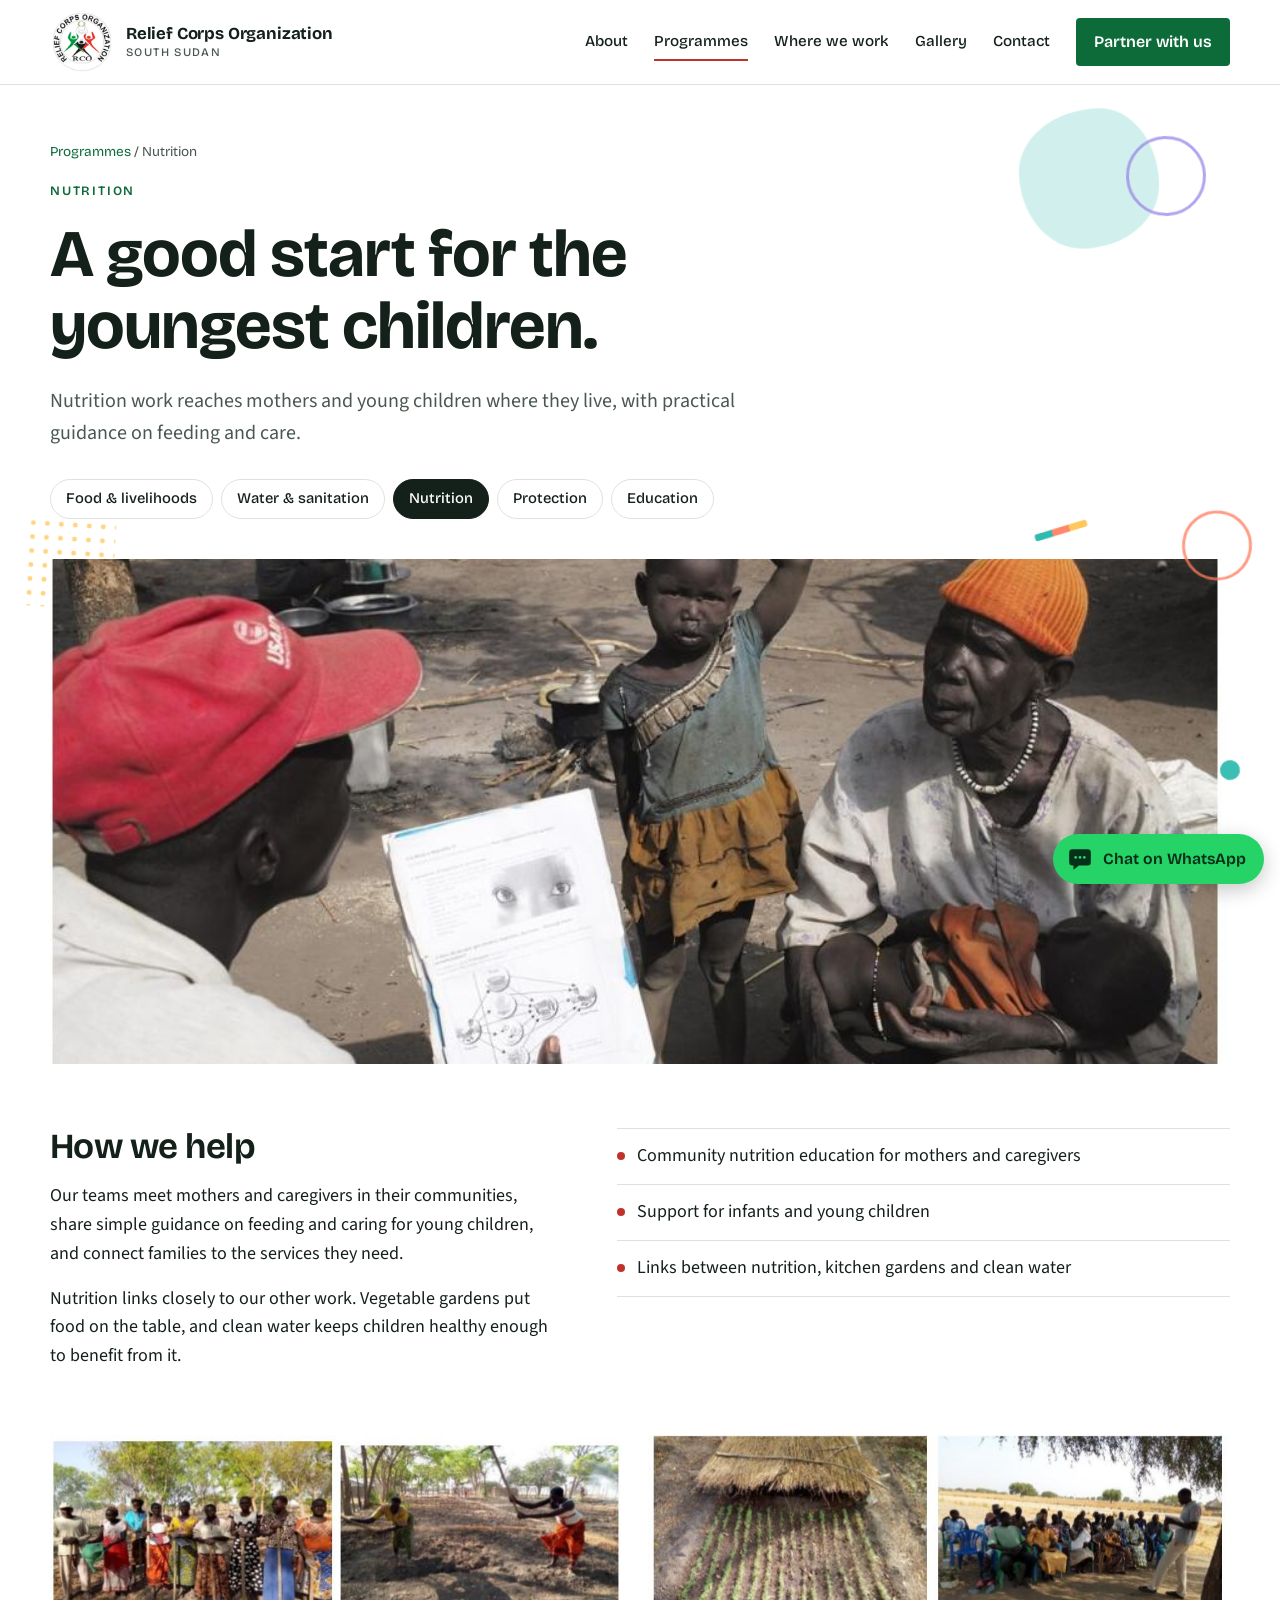
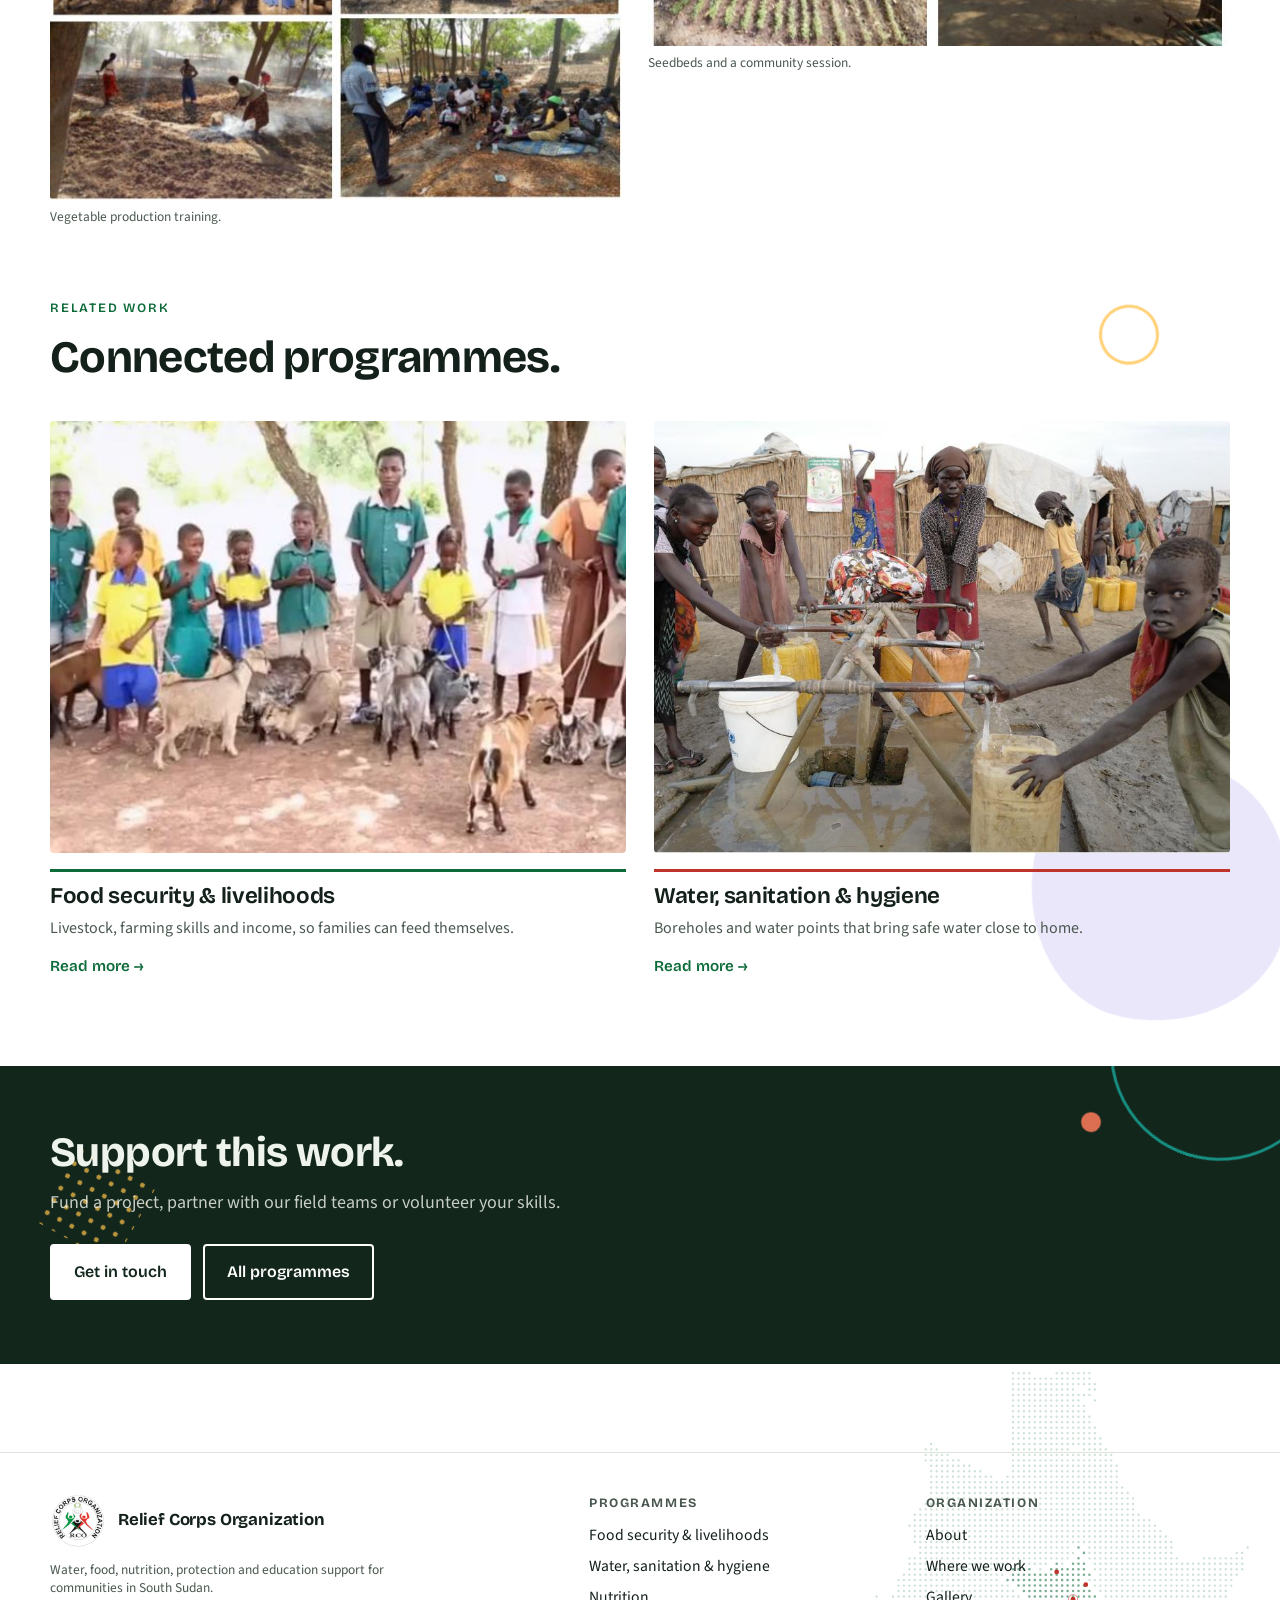
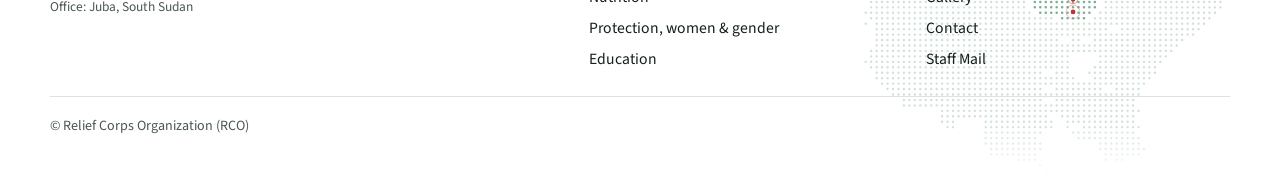
<file: nutrition.html>
<!doctype html>
<html lang="en">
<head>
<meta charset="utf-8">
<meta name="viewport" content="width=device-width, initial-scale=1, viewport-fit=cover">
<title>Nutrition | Relief Corps Organization</title>
<meta name="description" content="Nutrition work reaches mothers and young children where they live, with practical guidance on feeding and care.">
<link rel="canonical" href="https://reliefcorps.org/nutrition.html">
<meta name="theme-color" content="#0d6b3a">
<meta property="og:type" content="website">
<meta property="og:site_name" content="Relief Corps Organization">
<meta property="og:title" content="Nutrition | Relief Corps Organization">
<meta property="og:description" content="Nutrition work reaches mothers and young children where they live, with practical guidance on feeding and care.">
<meta property="og:url" content="https://reliefcorps.org/nutrition.html">
<meta property="og:image" content="https://reliefcorps.org/images/og.jpg">
<meta property="og:image:width" content="1200">
<meta property="og:image:height" content="630">
<meta name="twitter:card" content="summary_large_image">
<meta name="twitter:title" content="Nutrition | Relief Corps Organization">
<meta name="twitter:description" content="Nutrition work reaches mothers and young children where they live, with practical guidance on feeding and care.">
<meta name="twitter:image" content="https://reliefcorps.org/images/og.jpg">
<link rel="icon" type="image/png" sizes="32x32" href="images/favicon-32.png">
<link rel="apple-touch-icon" href="images/apple-touch-icon.png">
<link rel="preconnect" href="https://fonts.googleapis.com">
<link rel="preconnect" href="https://fonts.gstatic.com" crossorigin>
<link rel="stylesheet" href="https://fonts.googleapis.com/css2?family=Bricolage+Grotesque:opsz,wght@12..96,300..800&family=Source+Sans+3:ital,wght@0,400;0,600;1,400&display=swap">
<style>
:root{
  --paper:#ffffff; --tint:#f3f6f1; --ink:#14201a; --ink-soft:#4a584f; --line:#dde3da;
  --green:#0d6b3a; --red:#c0332b; --black:#101412; --ochre:#d99a1e; --band:#12261b;
  --font-display:"Bricolage Grotesque","Arial Narrow",Arial,sans-serif;
  --font-body:"Source Sans 3",Georgia,"Times New Roman",serif;
  color-scheme:light;
}
*{box-sizing:border-box}
html{scroll-behavior:smooth;background:#fff}
body{margin:0;background:var(--paper);color:var(--ink);font-family:var(--font-body);font-size:18px;line-height:1.6;
  padding-left:max(16px,env(safe-area-inset-left,0px));padding-right:max(16px,env(safe-area-inset-right,0px));padding-block:0}
body::before{content:"";position:fixed;inset:0 0 auto;height:env(safe-area-inset-top,0px);z-index:40;background:var(--paper)}
img{display:block;max-width:100%;height:auto}
a{color:inherit}
h1,h2,h3{font-family:var(--font-display);line-height:1.08;margin:0;text-wrap:balance;letter-spacing:-.015em}
p{margin:0}
:focus-visible{outline:3px solid var(--ochre);outline-offset:3px}
.wrap{max-width:1180px;margin:0 auto}
.bleed{margin-inline:calc(-1 * max(16px,env(safe-area-inset-left,0px)));padding-inline:max(16px,env(safe-area-inset-left,0px))}
.stripe{display:flex;height:6px;width:84px;border-radius:2px;overflow:hidden}
.stripe i{flex:1}.stripe i:nth-child(1){background:var(--green)}.stripe i:nth-child(2){background:var(--red)}.stripe i:nth-child(3){background:var(--black)}
.eyebrow{font-family:var(--font-display);font-size:.8rem;font-weight:600;letter-spacing:.14em;text-transform:uppercase;color:var(--green)}
.cap{font-size:.84rem;color:var(--ink-soft);margin-top:8px;line-height:1.4}
figure{margin:0;min-width:0}

/* header */
header.top{position:sticky;top:env(safe-area-inset-top,0px);z-index:30;background:var(--paper);border-bottom:1px solid var(--line)}
header.top .wrap{display:flex;align-items:center;justify-content:space-between;gap:16px;padding-block:10px}
.brand{display:flex;align-items:center;gap:12px;text-decoration:none;min-width:0}
.brand img{width:64px;height:64px;border-radius:50%;flex:none}
.brand span{font-family:var(--font-display);font-weight:700;font-size:1.05rem;line-height:1.1;letter-spacing:-.01em}
.brand small{display:block;font-weight:500;font-size:.72rem;letter-spacing:.12em;text-transform:uppercase;color:var(--ink-soft);margin-top:2px}
nav.main{display:flex;align-items:center;gap:26px;font-family:var(--font-display);font-weight:500;font-size:.95rem}
nav.main a{text-decoration:none;padding:6px 0;border-bottom:2px solid transparent}
nav.main a:hover,nav.main a[aria-current="page"]{border-color:var(--red)}
.btn{display:inline-block;white-space:nowrap;font-family:var(--font-display);font-weight:600;font-size:1rem;text-decoration:none;padding:13px 22px;border-radius:4px;border:2px solid var(--green);background:var(--green);color:#fff;cursor:pointer}
.btn:hover{filter:brightness(1.1)}
.btn.ghost{background:transparent;color:var(--ink);border-color:var(--ink)}
.btn.light{background:#fff;color:var(--band);border-color:#fff}
nav.main .btn{padding:9px 16px;color:#fff}
nav.main .btn:hover{border-bottom-color:var(--green)}
details.menu{display:none;position:relative}
.mbtn{display:none;padding:8px 14px;font-size:.92rem}
details.menu summary{list-style:none;cursor:pointer;font-family:var(--font-display);font-weight:600;border:2px solid var(--ink);border-radius:4px;padding:7px 14px}
details.menu summary::-webkit-details-marker{display:none}
details.menu .panel{position:absolute;right:0;top:calc(100% + 8px);background:#fff;border:1px solid var(--line);border-radius:6px;box-shadow:0 8px 24px rgba(0,0,0,.12);min-width:230px;padding:8px;display:grid}
details.menu .panel a{text-decoration:none;font-family:var(--font-display);font-weight:500;padding:11px 12px;border-radius:4px}
details.menu .panel a:hover{background:var(--tint)}
@media(max-width:860px){nav.main{display:none}details.menu{display:block}.mbtn{display:inline-block;margin-left:auto}header.top .wrap{gap:10px}.brand small{display:none}.brand span{font-size:.95rem}.brand img{width:52px;height:52px}}

/* page head */
.pagehead{padding-block:56px 40px}
.crumbs{font-family:var(--font-display);font-size:.85rem;color:var(--ink-soft);margin-bottom:18px}
.crumbs a{text-decoration:none;color:var(--green)}
.crumbs a:hover{text-decoration:underline}
.pagehead h1{font-size:clamp(2.3rem,5.2vw,4.2rem);font-weight:700;margin-top:18px;max-width:16em}
.pagehead .lede{font-size:1.25rem;max-width:36em;margin-top:22px;color:var(--ink-soft)}
.hero{padding-block:56px 0}
.hero-grid{display:grid;grid-template-columns:minmax(0,7fr) minmax(0,5fr);gap:48px;align-items:end}
.hero h1{font-size:clamp(2.6rem,6.2vw,5.2rem);font-weight:700;margin-top:22px}
.hero h1 em{font-style:normal;color:var(--red)}
.hero .lede{font-size:1.25rem;max-width:34em;margin-top:24px;color:var(--ink-soft)}
.cta{display:flex;flex-wrap:wrap;gap:12px;margin-top:32px}
.hero .side img{width:100%;aspect-ratio:4/3.4;object-fit:cover;border-radius:4px}
.banner{margin-top:56px}
.banner img{width:100%;aspect-ratio:21/8;object-fit:cover;object-position:50% 40%;border-radius:4px}
@media(max-width:860px){.hero-grid{grid-template-columns:1fr;gap:32px}.hero{padding-top:36px}.banner{margin-top:36px}.banner img{aspect-ratio:16/9}.pagehead{padding-top:36px}}

.statement{padding-block:84px 8px;display:grid;grid-template-columns:minmax(0,4fr) minmax(0,8fr);gap:48px}
.statement h2{font-size:clamp(1.7rem,3vw,2.4rem);font-weight:650}
.statement p{font-size:1.2rem;max-width:36em}
.statement p+p{margin-top:16px;color:var(--ink-soft)}
@media(max-width:860px){.statement{grid-template-columns:1fr;gap:20px;padding-top:56px}}

.section{padding-block:72px 0}
.section h2{font-size:clamp(1.9rem,3.6vw,2.8rem);font-weight:700;margin-top:14px;max-width:18em}

/* programme cards */
.cards{display:grid;grid-template-columns:repeat(3,1fr);gap:36px 28px;margin-top:40px}
.card{display:flex;flex-direction:column;text-decoration:none;min-width:0}
.card img{width:100%;aspect-ratio:4/3;object-fit:cover;border-radius:4px}
.card h3{font-size:1.4rem;font-weight:650;margin-top:16px;padding-top:12px;border-top:3px solid var(--ink)}
.card:nth-child(3n+1) h3{border-color:var(--green)}.card:nth-child(3n+2) h3{border-color:var(--red)}
.card p{margin-top:8px;color:var(--ink-soft);font-size:1rem}
.card .more{margin-top:12px;font-family:var(--font-display);font-weight:600;font-size:.95rem;color:var(--green)}
.card:hover h3{color:var(--red)}
.cards.two{grid-template-columns:repeat(2,1fr)}
@media(max-width:960px){.cards{grid-template-columns:repeat(2,1fr)}}
@media(max-width:600px){.cards,.cards.two{grid-template-columns:1fr}}

/* programme page */
.progtabs{display:flex;flex-wrap:wrap;gap:8px;margin-top:30px}
.progtabs a{font-family:var(--font-display);font-weight:500;font-size:.92rem;text-decoration:none;border:1px solid var(--line);border-radius:999px;padding:7px 15px}
.progtabs a:hover{border-color:var(--ink)}
.progtabs a[aria-current="page"]{background:var(--ink);color:#fff;border-color:var(--ink)}
.hero-photo img{width:100%;aspect-ratio:21/9;object-fit:cover;border-radius:4px}
.two-col{display:grid;grid-template-columns:minmax(0,5fr) minmax(0,6fr);gap:56px;padding-block:64px 0}
.two-col h2{font-size:clamp(1.6rem,2.8vw,2.2rem);font-weight:650}
.two-col p{margin-top:16px;max-width:34em}
.what{list-style:none;margin:0;padding:0;border-top:1px solid var(--line)}
.what li{padding:13px 0;border-bottom:1px solid var(--line);display:flex;gap:12px}
.what li::before{content:"";flex:none;width:8px;height:8px;margin-top:.55em;background:var(--red);border-radius:50%}
.photos{display:grid;gap:16px;margin-top:64px;grid-template-columns:repeat(auto-fit,minmax(260px,1fr));align-items:start}
.photos img{width:100%;height:auto;border-radius:4px}
@media(max-width:860px){.two-col{grid-template-columns:1fr;gap:28px;padding-top:44px}}

/* band */
.band{margin-top:88px;background:var(--band);color:#eef3ec;padding-block:64px}
.band h2{font-size:clamp(1.8rem,3.4vw,2.6rem);font-weight:700;max-width:16em}
.band p{margin-top:14px;max-width:34em;color:rgba(238,243,236,.82)}
.band .cta{margin-top:26px}
.band .btn.ghost{color:#fff;border-color:#fff}

/* where */
.loc{display:grid;grid-template-columns:minmax(0,5fr) minmax(0,6fr);gap:48px;align-items:center;padding-block:56px 0}
.loc:nth-of-type(even){grid-template-columns:minmax(0,6fr) minmax(0,5fr)}
.loc:nth-of-type(even) .loc-text{order:2}
.loc h2{font-size:clamp(2rem,4vw,3rem);font-weight:700}
.loc .reg{font-family:var(--font-display);font-size:.8rem;letter-spacing:.12em;text-transform:uppercase;color:var(--red);margin-top:10px}
.loc p{margin-top:16px;max-width:32em}
.loc img{width:100%;aspect-ratio:4/3;object-fit:cover;border-radius:4px}
.tags{display:flex;flex-wrap:wrap;gap:8px;margin-top:18px}
.tags a{font-family:var(--font-display);font-size:.85rem;font-weight:500;text-decoration:none;border:1px solid var(--line);border-radius:999px;padding:5px 12px}
.tags a:hover{border-color:var(--ink)}
@media(max-width:860px){.loc,.loc:nth-of-type(even){grid-template-columns:1fr;gap:24px;padding-top:44px}.loc:nth-of-type(even) .loc-text{order:0}}

/* principles */
.principles{display:grid;grid-template-columns:repeat(3,1fr);gap:40px;margin-top:44px}
.principles h3{font-size:1.35rem;font-weight:650;padding-top:14px;border-top:3px solid var(--ink)}
.principles p{margin-top:10px;color:var(--ink-soft);font-size:1.02rem}
.principles div:nth-child(1) h3{border-color:var(--green)}.principles div:nth-child(2) h3{border-color:var(--red)}
@media(max-width:860px){.principles{grid-template-columns:1fr;gap:28px}}

/* gallery */
.mosaic{columns:3 280px;column-gap:14px;margin-top:36px}
.mosaic figure{break-inside:avoid;margin:0 0 18px}
.mosaic img{width:100%;height:auto;border-radius:4px}

/* contact */
.partner-grid{display:grid;grid-template-columns:minmax(0,6fr) minmax(0,5fr);gap:56px;padding-block:8px 0}
.ways{list-style:none;margin:28px 0 0;padding:0;display:grid;gap:16px}
.ways li b{font-family:var(--font-display);font-weight:650;display:block}
.ways li span{color:var(--ink-soft);font-size:1rem}
.details{margin-top:24px;font-size:.95rem;color:var(--ink-soft);padding-top:16px;border-top:1px solid var(--line)}
form.contact{background:var(--tint);border-radius:6px;padding:28px;display:grid;gap:16px;align-content:start}
form.contact label{font-family:var(--font-display);font-weight:600;font-size:.9rem;display:grid;gap:6px}
form.contact input,form.contact textarea,form.contact select{font:inherit;font-family:var(--font-body);font-size:1rem;padding:11px 12px;border:1px solid var(--line);border-radius:4px;background:#fff;color:var(--ink);width:100%}
form.contact textarea{min-height:130px;resize:vertical}
.msg{min-height:1.4em;font-size:.95rem;color:var(--green);font-weight:600}
@media(max-width:860px){.partner-grid{grid-template-columns:1fr;gap:36px}}

footer{margin-top:88px;border-top:1px solid var(--line);padding-block:40px}
footer .cols{display:grid;grid-template-columns:minmax(0,5fr) repeat(2,minmax(0,3fr));gap:32px}
footer h4{font-family:var(--font-display);font-size:.8rem;letter-spacing:.12em;text-transform:uppercase;color:var(--ink-soft);margin:0 0 10px}
footer ul{list-style:none;margin:0;padding:0;display:grid;gap:6px;font-size:.98rem}
footer a{text-decoration:none}footer a:hover{text-decoration:underline}
footer .small{font-size:.88rem;color:var(--ink-soft);margin-top:24px;padding-top:18px;border-top:1px solid var(--line)}
footer .brand img{width:56px;height:56px}
@media(max-width:760px){footer .cols{grid-template-columns:1fr 1fr}footer .cols>div:first-child{grid-column:1/-1}}
#preloader{position:fixed;inset:0;z-index:100;background:#fff;display:flex;flex-direction:column;align-items:center;justify-content:center;gap:26px;visibility:hidden;opacity:0;transition:opacity .4s ease,visibility .4s ease}
.pl-on #preloader{visibility:visible;opacity:1}
#preloader img{width:112px;height:112px;border-radius:50%;animation:plpulse 1.4s ease-in-out infinite}
#preloader .bar{width:112px;height:6px;background:var(--line);border-radius:3px;overflow:hidden;position:relative}
#preloader .bar::after{content:"";position:absolute;inset:0;width:40%;background:linear-gradient(90deg,var(--green) 0 33%,var(--red) 33% 66%,var(--black) 66%);animation:plbar 1.1s ease-in-out infinite}
@keyframes plpulse{0%,100%{transform:scale(1)}50%{transform:scale(1.06)}}
@keyframes plbar{0%{transform:translateX(-100%)}100%{transform:translateX(250%)}}
@media (prefers-reduced-motion:reduce){#preloader img,#preloader .bar::after{animation:none}#preloader .bar::after{width:100%}}
.wa{position:fixed;z-index:35;right:max(16px,env(safe-area-inset-right,0px));bottom:calc(16px + env(safe-area-inset-bottom,0px));display:flex;align-items:center;gap:10px;
  background:#25d366;color:#06301a;font-family:var(--font-display);font-weight:650;font-size:.98rem;text-decoration:none;padding:12px 18px 12px 14px;border-radius:999px;box-shadow:0 6px 20px rgba(0,0,0,.22)}
.wa:hover{background:#3be07c}
.wa svg{width:26px;height:26px;flex:none}
@media(max-width:480px){.wa{padding:13px}.wa span{position:absolute;width:1px;height:1px;overflow:hidden;clip:rect(0 0 0 0);white-space:nowrap}}
@media (prefers-reduced-motion:reduce){html{scroll-behavior:auto}}
</style>
<link rel="stylesheet" href="assets/motion.css"><script src="assets/motion.js"></script></head>
<body>
<script>(function(){try{if(sessionStorage.getItem("rco-pl"))return;}catch(e){}var d=document.documentElement;d.classList.add("pl-on");function done(){d.classList.remove("pl-on");try{sessionStorage.setItem("rco-pl","1");}catch(e){}}window.addEventListener("load",function(){setTimeout(done,350);});setTimeout(done,4000);})();</script><div id="preloader" aria-hidden="true"><img src="images/logo.png" alt="" width="112" height="112" loading="eager" decoding="async"><div class="bar"></div></div>
<header class="top bleed"><div class="wrap">
  <a class="brand" href="index.html" aria-label="Relief Corps Organization, home"><img src="images/logo.png" alt="" width="64" height="64" loading="eager" decoding="async"><span>Relief Corps Organization<small>South Sudan</small></span></a>
  <nav class="main" aria-label="Main"><a href="about.html">About</a><a href="programmes.html" aria-current="page">Programmes</a><a href="where-we-work.html">Where we work</a><a href="gallery.html">Gallery</a><a href="contact.html">Contact</a><a class="btn" href="contact.html">Partner with us</a></nav>
  <a class="btn mbtn" href="contact.html">Partner</a>
  <details class="menu"><summary>Menu</summary><div class="panel"><a href="index.html">Home</a><a href="about.html">About</a><a href="programmes.html" aria-current="page">Programmes</a><a href="where-we-work.html">Where we work</a><a href="gallery.html">Gallery</a><a href="contact.html">Contact</a></div></details>
</div></header>
<main>

<section class="pagehead wrap"><div class="crumbs"><a href="programmes.html">Programmes</a> / Nutrition</div>
  <div class="eyebrow">Nutrition</div>
  <h1>A good start for the youngest children.</h1><p class="lede">Nutrition work reaches mothers and young children where they live, with practical guidance on feeding and care.</p>
  <div class="progtabs"><a href="food-livelihoods.html">Food &amp; livelihoods</a><a href="wash.html">Water &amp; sanitation</a><a href="nutrition.html" aria-current="page">Nutrition</a><a href="protection.html">Protection</a><a href="education.html">Education</a></div></section>
<section class="wrap"><figure class="hero-photo"><img loading="eager" src="images/nutrition.jpg" alt="A mother holding her baby listens as a health worker shows an illustrated card" decoding="async" width="942" height="636"></figure>
  <div class="two-col"><div><h2>How we help</h2><p>Our teams meet mothers and caregivers in their communities, share simple guidance on feeding and caring for young children, and connect families to the services they need.</p><p>Nutrition links closely to our other work. Vegetable gardens put food on the table, and clean water keeps children healthy enough to benefit from it.</p></div><ul class="what"><li>Community nutrition education for mothers and caregivers</li><li>Support for infants and young children</li><li>Links between nutrition, kitchen gardens and clean water</li></ul></div>
  <div class="photos"><figure><img src="images/training-group.jpg" alt="Women gather for a vegetable production training" loading="lazy" decoding="async" width="685" height="429"><figcaption class="cap">Vegetable production training.</figcaption></figure><figure><img src="images/seedbeds.jpg" alt="Seedlings under a thatch cover beside a community meeting" loading="lazy" decoding="async" width="716" height="260"><figcaption class="cap">Seedbeds and a community session.</figcaption></figure></div></section>
<section class="section wrap"><div class="eyebrow">Related work</div><h2>Connected programmes.</h2><div class="cards two"><a class="card" href="food-livelihoods.html"><img src="images/goats-school.jpg" alt="" loading="lazy" decoding="async" width="856" height="403"><h3>Food security &amp; livelihoods</h3><p>Livestock, farming skills and income, so families can feed themselves.</p><span class="more">Read more &rarr;</span></a><a class="card" href="wash.html"><img src="images/water-point-bentiu.jpg" alt="" loading="lazy" decoding="async" width="940" height="620"><h3>Water, sanitation &amp; hygiene</h3><p>Boreholes and water points that bring safe water close to home.</p><span class="more">Read more &rarr;</span></a></div></section>
<section class="band bleed"><div class="wrap"><h2>Support this work.</h2><p>Fund a project, partner with our field teams or volunteer your skills.</p>
<div class="cta"><a class="btn light" href="contact.html">Get in touch</a><a class="btn ghost" href="programmes.html">All programmes</a></div></div></section>

</main>
<footer class="bleed"><div class="wrap">
  <div class="cols">
    <div><a class="brand" href="index.html"><img src="images/logo.png" alt="" width="56" height="56" loading="lazy" decoding="async"><span>Relief Corps Organization</span></a>
      <p class="cap" style="max-width:26em;margin-top:12px">Water, food, nutrition, protection and education support for communities in South Sudan.<br>Office: Juba, South Sudan</p></div>
    <div><h4>Programmes</h4><ul><li><a href="food-livelihoods.html">Food security &amp; livelihoods</a></li><li><a href="wash.html">Water, sanitation &amp; hygiene</a></li><li><a href="nutrition.html">Nutrition</a></li><li><a href="protection.html">Protection, women &amp; gender</a></li><li><a href="education.html">Education</a></li></ul></div>
    <div><h4>Organization</h4><ul><li><a href="about.html">About</a></li><li><a href="where-we-work.html">Where we work</a></li><li><a href="gallery.html">Gallery</a></li><li><a href="contact.html">Contact</a></li><li><a href="https://das114.truehost.cloud:2096" target="_blank" rel="noopener">Staff Mail</a></li></ul></div>
  </div>
  <div class="small">&copy; Relief Corps Organization (RCO)</div>
</div></footer>
<a class="wa" href="https://wa.me/254718398276?text=Hello%20RCO%2C%20I%20would%20like%20to%20know%20more%20about%20your%20work." target="_blank" rel="noopener" aria-label="Chat with RCO on WhatsApp"><svg viewBox="0 0 24 24" aria-hidden="true"><path fill="currentColor" d="M5 3h14a3 3 0 0 1 3 3v9a3 3 0 0 1-3 3h-8l-5 4v-4H5a3 3 0 0 1-3-3V6a3 3 0 0 1 3-3z"/><circle cx="8" cy="10.500" r="1.300" fill="#25d366"/><circle cx="12" cy="10.500" r="1.300" fill="#25d366"/><circle cx="16" cy="10.500" r="1.300" fill="#25d366"/></svg><span>Chat on WhatsApp</span></a>
</body>
</html>
</file>
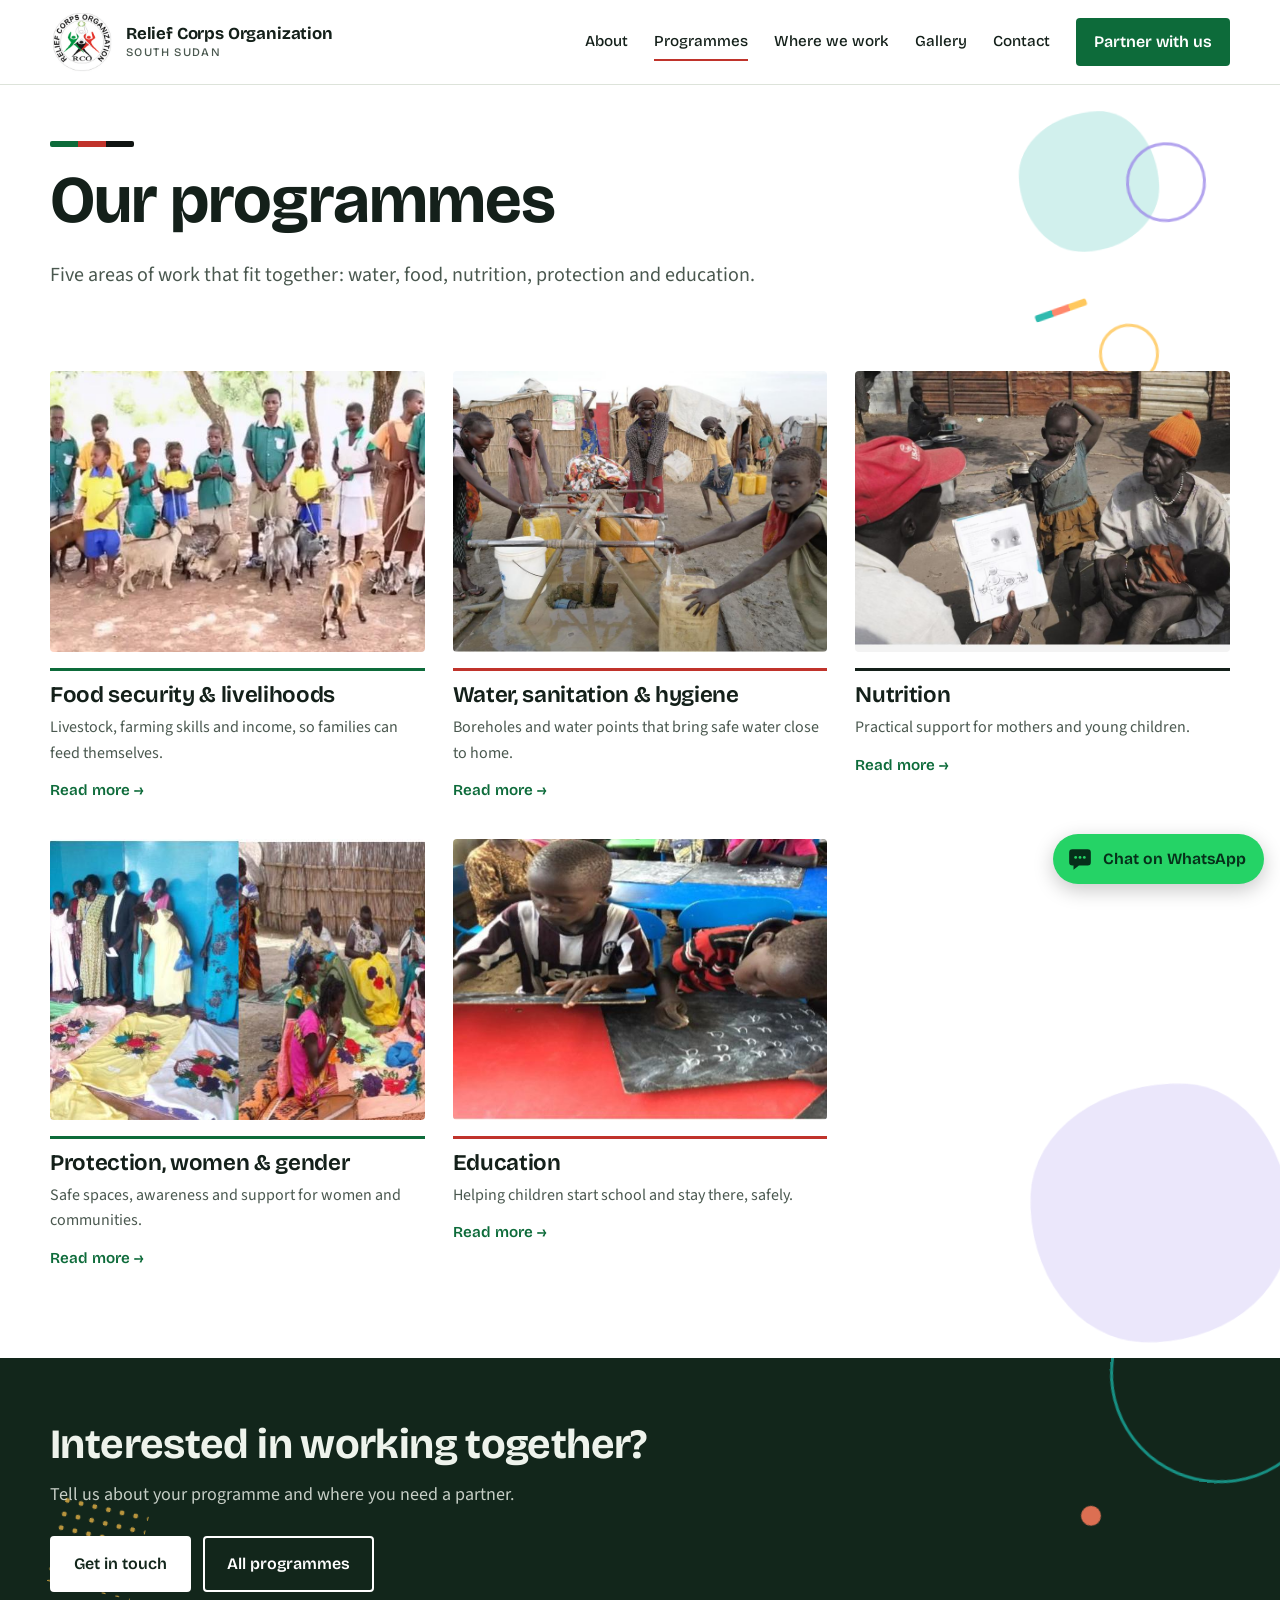
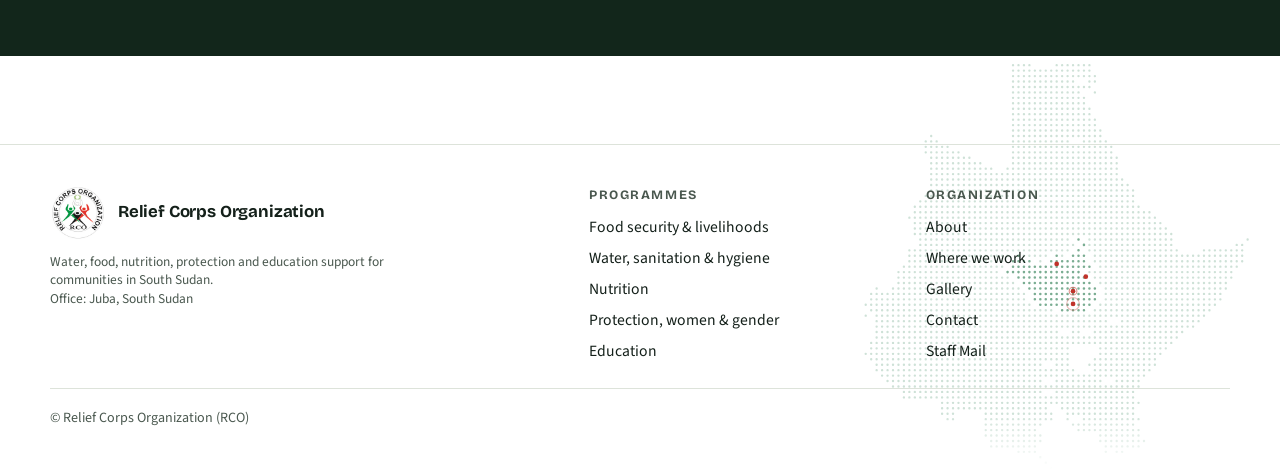
<file: programmes.html>
<!doctype html>
<html lang="en">
<head>
<meta charset="utf-8">
<meta name="viewport" content="width=device-width, initial-scale=1, viewport-fit=cover">
<title>Programmes | Relief Corps Organization</title>
<meta name="description" content="RCO programmes in South Sudan: food security and livelihoods, water and sanitation, nutrition, protection and education.">
<link rel="canonical" href="https://reliefcorps.org/programmes.html">
<meta name="theme-color" content="#0d6b3a">
<meta property="og:type" content="website">
<meta property="og:site_name" content="Relief Corps Organization">
<meta property="og:title" content="Programmes | Relief Corps Organization">
<meta property="og:description" content="RCO programmes in South Sudan: food security and livelihoods, water and sanitation, nutrition, protection and education.">
<meta property="og:url" content="https://reliefcorps.org/programmes.html">
<meta property="og:image" content="https://reliefcorps.org/images/og.jpg">
<meta property="og:image:width" content="1200">
<meta property="og:image:height" content="630">
<meta name="twitter:card" content="summary_large_image">
<meta name="twitter:title" content="Programmes | Relief Corps Organization">
<meta name="twitter:description" content="RCO programmes in South Sudan: food security and livelihoods, water and sanitation, nutrition, protection and education.">
<meta name="twitter:image" content="https://reliefcorps.org/images/og.jpg">
<link rel="icon" type="image/png" sizes="32x32" href="images/favicon-32.png">
<link rel="apple-touch-icon" href="images/apple-touch-icon.png">
<link rel="preconnect" href="https://fonts.googleapis.com">
<link rel="preconnect" href="https://fonts.gstatic.com" crossorigin>
<link rel="stylesheet" href="https://fonts.googleapis.com/css2?family=Bricolage+Grotesque:opsz,wght@12..96,300..800&family=Source+Sans+3:ital,wght@0,400;0,600;1,400&display=swap">
<style>
:root{
  --paper:#ffffff; --tint:#f3f6f1; --ink:#14201a; --ink-soft:#4a584f; --line:#dde3da;
  --green:#0d6b3a; --red:#c0332b; --black:#101412; --ochre:#d99a1e; --band:#12261b;
  --font-display:"Bricolage Grotesque","Arial Narrow",Arial,sans-serif;
  --font-body:"Source Sans 3",Georgia,"Times New Roman",serif;
  color-scheme:light;
}
*{box-sizing:border-box}
html{scroll-behavior:smooth;background:#fff}
body{margin:0;background:var(--paper);color:var(--ink);font-family:var(--font-body);font-size:18px;line-height:1.6;
  padding-left:max(16px,env(safe-area-inset-left,0px));padding-right:max(16px,env(safe-area-inset-right,0px));padding-block:0}
body::before{content:"";position:fixed;inset:0 0 auto;height:env(safe-area-inset-top,0px);z-index:40;background:var(--paper)}
img{display:block;max-width:100%;height:auto}
a{color:inherit}
h1,h2,h3{font-family:var(--font-display);line-height:1.08;margin:0;text-wrap:balance;letter-spacing:-.015em}
p{margin:0}
:focus-visible{outline:3px solid var(--ochre);outline-offset:3px}
.wrap{max-width:1180px;margin:0 auto}
.bleed{margin-inline:calc(-1 * max(16px,env(safe-area-inset-left,0px)));padding-inline:max(16px,env(safe-area-inset-left,0px))}
.stripe{display:flex;height:6px;width:84px;border-radius:2px;overflow:hidden}
.stripe i{flex:1}.stripe i:nth-child(1){background:var(--green)}.stripe i:nth-child(2){background:var(--red)}.stripe i:nth-child(3){background:var(--black)}
.eyebrow{font-family:var(--font-display);font-size:.8rem;font-weight:600;letter-spacing:.14em;text-transform:uppercase;color:var(--green)}
.cap{font-size:.84rem;color:var(--ink-soft);margin-top:8px;line-height:1.4}
figure{margin:0;min-width:0}

/* header */
header.top{position:sticky;top:env(safe-area-inset-top,0px);z-index:30;background:var(--paper);border-bottom:1px solid var(--line)}
header.top .wrap{display:flex;align-items:center;justify-content:space-between;gap:16px;padding-block:10px}
.brand{display:flex;align-items:center;gap:12px;text-decoration:none;min-width:0}
.brand img{width:64px;height:64px;border-radius:50%;flex:none}
.brand span{font-family:var(--font-display);font-weight:700;font-size:1.05rem;line-height:1.1;letter-spacing:-.01em}
.brand small{display:block;font-weight:500;font-size:.72rem;letter-spacing:.12em;text-transform:uppercase;color:var(--ink-soft);margin-top:2px}
nav.main{display:flex;align-items:center;gap:26px;font-family:var(--font-display);font-weight:500;font-size:.95rem}
nav.main a{text-decoration:none;padding:6px 0;border-bottom:2px solid transparent}
nav.main a:hover,nav.main a[aria-current="page"]{border-color:var(--red)}
.btn{display:inline-block;white-space:nowrap;font-family:var(--font-display);font-weight:600;font-size:1rem;text-decoration:none;padding:13px 22px;border-radius:4px;border:2px solid var(--green);background:var(--green);color:#fff;cursor:pointer}
.btn:hover{filter:brightness(1.1)}
.btn.ghost{background:transparent;color:var(--ink);border-color:var(--ink)}
.btn.light{background:#fff;color:var(--band);border-color:#fff}
nav.main .btn{padding:9px 16px;color:#fff}
nav.main .btn:hover{border-bottom-color:var(--green)}
details.menu{display:none;position:relative}
.mbtn{display:none;padding:8px 14px;font-size:.92rem}
details.menu summary{list-style:none;cursor:pointer;font-family:var(--font-display);font-weight:600;border:2px solid var(--ink);border-radius:4px;padding:7px 14px}
details.menu summary::-webkit-details-marker{display:none}
details.menu .panel{position:absolute;right:0;top:calc(100% + 8px);background:#fff;border:1px solid var(--line);border-radius:6px;box-shadow:0 8px 24px rgba(0,0,0,.12);min-width:230px;padding:8px;display:grid}
details.menu .panel a{text-decoration:none;font-family:var(--font-display);font-weight:500;padding:11px 12px;border-radius:4px}
details.menu .panel a:hover{background:var(--tint)}
@media(max-width:860px){nav.main{display:none}details.menu{display:block}.mbtn{display:inline-block;margin-left:auto}header.top .wrap{gap:10px}.brand small{display:none}.brand span{font-size:.95rem}.brand img{width:52px;height:52px}}

/* page head */
.pagehead{padding-block:56px 40px}
.crumbs{font-family:var(--font-display);font-size:.85rem;color:var(--ink-soft);margin-bottom:18px}
.crumbs a{text-decoration:none;color:var(--green)}
.crumbs a:hover{text-decoration:underline}
.pagehead h1{font-size:clamp(2.3rem,5.2vw,4.2rem);font-weight:700;margin-top:18px;max-width:16em}
.pagehead .lede{font-size:1.25rem;max-width:36em;margin-top:22px;color:var(--ink-soft)}
.hero{padding-block:56px 0}
.hero-grid{display:grid;grid-template-columns:minmax(0,7fr) minmax(0,5fr);gap:48px;align-items:end}
.hero h1{font-size:clamp(2.6rem,6.2vw,5.2rem);font-weight:700;margin-top:22px}
.hero h1 em{font-style:normal;color:var(--red)}
.hero .lede{font-size:1.25rem;max-width:34em;margin-top:24px;color:var(--ink-soft)}
.cta{display:flex;flex-wrap:wrap;gap:12px;margin-top:32px}
.hero .side img{width:100%;aspect-ratio:4/3.4;object-fit:cover;border-radius:4px}
.banner{margin-top:56px}
.banner img{width:100%;aspect-ratio:21/8;object-fit:cover;object-position:50% 40%;border-radius:4px}
@media(max-width:860px){.hero-grid{grid-template-columns:1fr;gap:32px}.hero{padding-top:36px}.banner{margin-top:36px}.banner img{aspect-ratio:16/9}.pagehead{padding-top:36px}}

.statement{padding-block:84px 8px;display:grid;grid-template-columns:minmax(0,4fr) minmax(0,8fr);gap:48px}
.statement h2{font-size:clamp(1.7rem,3vw,2.4rem);font-weight:650}
.statement p{font-size:1.2rem;max-width:36em}
.statement p+p{margin-top:16px;color:var(--ink-soft)}
@media(max-width:860px){.statement{grid-template-columns:1fr;gap:20px;padding-top:56px}}

.section{padding-block:72px 0}
.section h2{font-size:clamp(1.9rem,3.6vw,2.8rem);font-weight:700;margin-top:14px;max-width:18em}

/* programme cards */
.cards{display:grid;grid-template-columns:repeat(3,1fr);gap:36px 28px;margin-top:40px}
.card{display:flex;flex-direction:column;text-decoration:none;min-width:0}
.card img{width:100%;aspect-ratio:4/3;object-fit:cover;border-radius:4px}
.card h3{font-size:1.4rem;font-weight:650;margin-top:16px;padding-top:12px;border-top:3px solid var(--ink)}
.card:nth-child(3n+1) h3{border-color:var(--green)}.card:nth-child(3n+2) h3{border-color:var(--red)}
.card p{margin-top:8px;color:var(--ink-soft);font-size:1rem}
.card .more{margin-top:12px;font-family:var(--font-display);font-weight:600;font-size:.95rem;color:var(--green)}
.card:hover h3{color:var(--red)}
.cards.two{grid-template-columns:repeat(2,1fr)}
@media(max-width:960px){.cards{grid-template-columns:repeat(2,1fr)}}
@media(max-width:600px){.cards,.cards.two{grid-template-columns:1fr}}

/* programme page */
.progtabs{display:flex;flex-wrap:wrap;gap:8px;margin-top:30px}
.progtabs a{font-family:var(--font-display);font-weight:500;font-size:.92rem;text-decoration:none;border:1px solid var(--line);border-radius:999px;padding:7px 15px}
.progtabs a:hover{border-color:var(--ink)}
.progtabs a[aria-current="page"]{background:var(--ink);color:#fff;border-color:var(--ink)}
.hero-photo img{width:100%;aspect-ratio:21/9;object-fit:cover;border-radius:4px}
.two-col{display:grid;grid-template-columns:minmax(0,5fr) minmax(0,6fr);gap:56px;padding-block:64px 0}
.two-col h2{font-size:clamp(1.6rem,2.8vw,2.2rem);font-weight:650}
.two-col p{margin-top:16px;max-width:34em}
.what{list-style:none;margin:0;padding:0;border-top:1px solid var(--line)}
.what li{padding:13px 0;border-bottom:1px solid var(--line);display:flex;gap:12px}
.what li::before{content:"";flex:none;width:8px;height:8px;margin-top:.55em;background:var(--red);border-radius:50%}
.photos{display:grid;gap:16px;margin-top:64px;grid-template-columns:repeat(auto-fit,minmax(260px,1fr));align-items:start}
.photos img{width:100%;height:auto;border-radius:4px}
@media(max-width:860px){.two-col{grid-template-columns:1fr;gap:28px;padding-top:44px}}

/* band */
.band{margin-top:88px;background:var(--band);color:#eef3ec;padding-block:64px}
.band h2{font-size:clamp(1.8rem,3.4vw,2.6rem);font-weight:700;max-width:16em}
.band p{margin-top:14px;max-width:34em;color:rgba(238,243,236,.82)}
.band .cta{margin-top:26px}
.band .btn.ghost{color:#fff;border-color:#fff}

/* where */
.loc{display:grid;grid-template-columns:minmax(0,5fr) minmax(0,6fr);gap:48px;align-items:center;padding-block:56px 0}
.loc:nth-of-type(even){grid-template-columns:minmax(0,6fr) minmax(0,5fr)}
.loc:nth-of-type(even) .loc-text{order:2}
.loc h2{font-size:clamp(2rem,4vw,3rem);font-weight:700}
.loc .reg{font-family:var(--font-display);font-size:.8rem;letter-spacing:.12em;text-transform:uppercase;color:var(--red);margin-top:10px}
.loc p{margin-top:16px;max-width:32em}
.loc img{width:100%;aspect-ratio:4/3;object-fit:cover;border-radius:4px}
.tags{display:flex;flex-wrap:wrap;gap:8px;margin-top:18px}
.tags a{font-family:var(--font-display);font-size:.85rem;font-weight:500;text-decoration:none;border:1px solid var(--line);border-radius:999px;padding:5px 12px}
.tags a:hover{border-color:var(--ink)}
@media(max-width:860px){.loc,.loc:nth-of-type(even){grid-template-columns:1fr;gap:24px;padding-top:44px}.loc:nth-of-type(even) .loc-text{order:0}}

/* principles */
.principles{display:grid;grid-template-columns:repeat(3,1fr);gap:40px;margin-top:44px}
.principles h3{font-size:1.35rem;font-weight:650;padding-top:14px;border-top:3px solid var(--ink)}
.principles p{margin-top:10px;color:var(--ink-soft);font-size:1.02rem}
.principles div:nth-child(1) h3{border-color:var(--green)}.principles div:nth-child(2) h3{border-color:var(--red)}
@media(max-width:860px){.principles{grid-template-columns:1fr;gap:28px}}

/* gallery */
.mosaic{columns:3 280px;column-gap:14px;margin-top:36px}
.mosaic figure{break-inside:avoid;margin:0 0 18px}
.mosaic img{width:100%;height:auto;border-radius:4px}

/* contact */
.partner-grid{display:grid;grid-template-columns:minmax(0,6fr) minmax(0,5fr);gap:56px;padding-block:8px 0}
.ways{list-style:none;margin:28px 0 0;padding:0;display:grid;gap:16px}
.ways li b{font-family:var(--font-display);font-weight:650;display:block}
.ways li span{color:var(--ink-soft);font-size:1rem}
.details{margin-top:24px;font-size:.95rem;color:var(--ink-soft);padding-top:16px;border-top:1px solid var(--line)}
form.contact{background:var(--tint);border-radius:6px;padding:28px;display:grid;gap:16px;align-content:start}
form.contact label{font-family:var(--font-display);font-weight:600;font-size:.9rem;display:grid;gap:6px}
form.contact input,form.contact textarea,form.contact select{font:inherit;font-family:var(--font-body);font-size:1rem;padding:11px 12px;border:1px solid var(--line);border-radius:4px;background:#fff;color:var(--ink);width:100%}
form.contact textarea{min-height:130px;resize:vertical}
.msg{min-height:1.4em;font-size:.95rem;color:var(--green);font-weight:600}
@media(max-width:860px){.partner-grid{grid-template-columns:1fr;gap:36px}}

footer{margin-top:88px;border-top:1px solid var(--line);padding-block:40px}
footer .cols{display:grid;grid-template-columns:minmax(0,5fr) repeat(2,minmax(0,3fr));gap:32px}
footer h4{font-family:var(--font-display);font-size:.8rem;letter-spacing:.12em;text-transform:uppercase;color:var(--ink-soft);margin:0 0 10px}
footer ul{list-style:none;margin:0;padding:0;display:grid;gap:6px;font-size:.98rem}
footer a{text-decoration:none}footer a:hover{text-decoration:underline}
footer .small{font-size:.88rem;color:var(--ink-soft);margin-top:24px;padding-top:18px;border-top:1px solid var(--line)}
footer .brand img{width:56px;height:56px}
@media(max-width:760px){footer .cols{grid-template-columns:1fr 1fr}footer .cols>div:first-child{grid-column:1/-1}}
#preloader{position:fixed;inset:0;z-index:100;background:#fff;display:flex;flex-direction:column;align-items:center;justify-content:center;gap:26px;visibility:hidden;opacity:0;transition:opacity .4s ease,visibility .4s ease}
.pl-on #preloader{visibility:visible;opacity:1}
#preloader img{width:112px;height:112px;border-radius:50%;animation:plpulse 1.4s ease-in-out infinite}
#preloader .bar{width:112px;height:6px;background:var(--line);border-radius:3px;overflow:hidden;position:relative}
#preloader .bar::after{content:"";position:absolute;inset:0;width:40%;background:linear-gradient(90deg,var(--green) 0 33%,var(--red) 33% 66%,var(--black) 66%);animation:plbar 1.1s ease-in-out infinite}
@keyframes plpulse{0%,100%{transform:scale(1)}50%{transform:scale(1.06)}}
@keyframes plbar{0%{transform:translateX(-100%)}100%{transform:translateX(250%)}}
@media (prefers-reduced-motion:reduce){#preloader img,#preloader .bar::after{animation:none}#preloader .bar::after{width:100%}}
.wa{position:fixed;z-index:35;right:max(16px,env(safe-area-inset-right,0px));bottom:calc(16px + env(safe-area-inset-bottom,0px));display:flex;align-items:center;gap:10px;
  background:#25d366;color:#06301a;font-family:var(--font-display);font-weight:650;font-size:.98rem;text-decoration:none;padding:12px 18px 12px 14px;border-radius:999px;box-shadow:0 6px 20px rgba(0,0,0,.22)}
.wa:hover{background:#3be07c}
.wa svg{width:26px;height:26px;flex:none}
@media(max-width:480px){.wa{padding:13px}.wa span{position:absolute;width:1px;height:1px;overflow:hidden;clip:rect(0 0 0 0);white-space:nowrap}}
@media (prefers-reduced-motion:reduce){html{scroll-behavior:auto}}
</style>
<link rel="stylesheet" href="assets/motion.css"><script src="assets/motion.js"></script></head>
<body>
<script>(function(){try{if(sessionStorage.getItem("rco-pl"))return;}catch(e){}var d=document.documentElement;d.classList.add("pl-on");function done(){d.classList.remove("pl-on");try{sessionStorage.setItem("rco-pl","1");}catch(e){}}window.addEventListener("load",function(){setTimeout(done,350);});setTimeout(done,4000);})();</script><div id="preloader" aria-hidden="true"><img src="images/logo.png" alt="" width="112" height="112" loading="eager" decoding="async"><div class="bar"></div></div>
<header class="top bleed"><div class="wrap">
  <a class="brand" href="index.html" aria-label="Relief Corps Organization, home"><img src="images/logo.png" alt="" width="64" height="64" loading="eager" decoding="async"><span>Relief Corps Organization<small>South Sudan</small></span></a>
  <nav class="main" aria-label="Main"><a href="about.html">About</a><a href="programmes.html" aria-current="page">Programmes</a><a href="where-we-work.html">Where we work</a><a href="gallery.html">Gallery</a><a href="contact.html">Contact</a><a class="btn" href="contact.html">Partner with us</a></nav>
  <a class="btn mbtn" href="contact.html">Partner</a>
  <details class="menu"><summary>Menu</summary><div class="panel"><a href="index.html">Home</a><a href="about.html">About</a><a href="programmes.html" aria-current="page">Programmes</a><a href="where-we-work.html">Where we work</a><a href="gallery.html">Gallery</a><a href="contact.html">Contact</a></div></details>
</div></header>
<main>

<section class="pagehead wrap"><div class="stripe" aria-hidden="true"><i></i><i></i><i></i></div>
  <h1>Our programmes</h1><p class="lede">Five areas of work that fit together: water, food, nutrition, protection and education.</p></section>
<section class="wrap"><div class="cards"><a class="card" href="food-livelihoods.html"><img src="images/goats-school.jpg" alt="" loading="lazy" decoding="async" width="856" height="403"><h3>Food security &amp; livelihoods</h3><p>Livestock, farming skills and income, so families can feed themselves.</p><span class="more">Read more &rarr;</span></a><a class="card" href="wash.html"><img src="images/water-point-bentiu.jpg" alt="" loading="lazy" decoding="async" width="940" height="620"><h3>Water, sanitation &amp; hygiene</h3><p>Boreholes and water points that bring safe water close to home.</p><span class="more">Read more &rarr;</span></a><a class="card" href="nutrition.html"><img src="images/nutrition.jpg" alt="" loading="lazy" decoding="async" width="942" height="636"><h3>Nutrition</h3><p>Practical support for mothers and young children.</p><span class="more">Read more &rarr;</span></a><a class="card" href="protection.html"><img src="images/women-friendly-space.jpg" alt="" loading="lazy" decoding="async" width="1029" height="388"><h3>Protection, women &amp; gender</h3><p>Safe spaces, awareness and support for women and communities.</p><span class="more">Read more &rarr;</span></a><a class="card" href="education.html"><img src="images/education.jpg" alt="" loading="lazy" decoding="async" width="925" height="465"><h3>Education</h3><p>Helping children start school and stay there, safely.</p><span class="more">Read more &rarr;</span></a></div></section>
<section class="band bleed"><div class="wrap"><h2>Interested in working together?</h2><p>Tell us about your programme and where you need a partner.</p>
<div class="cta"><a class="btn light" href="contact.html">Get in touch</a><a class="btn ghost" href="programmes.html">All programmes</a></div></div></section>

</main>
<footer class="bleed"><div class="wrap">
  <div class="cols">
    <div><a class="brand" href="index.html"><img src="images/logo.png" alt="" width="56" height="56" loading="lazy" decoding="async"><span>Relief Corps Organization</span></a>
      <p class="cap" style="max-width:26em;margin-top:12px">Water, food, nutrition, protection and education support for communities in South Sudan.<br>Office: Juba, South Sudan</p></div>
    <div><h4>Programmes</h4><ul><li><a href="food-livelihoods.html">Food security &amp; livelihoods</a></li><li><a href="wash.html">Water, sanitation &amp; hygiene</a></li><li><a href="nutrition.html">Nutrition</a></li><li><a href="protection.html">Protection, women &amp; gender</a></li><li><a href="education.html">Education</a></li></ul></div>
    <div><h4>Organization</h4><ul><li><a href="about.html">About</a></li><li><a href="where-we-work.html">Where we work</a></li><li><a href="gallery.html">Gallery</a></li><li><a href="contact.html">Contact</a></li><li><a href="https://das114.truehost.cloud:2096" target="_blank" rel="noopener">Staff Mail</a></li></ul></div>
  </div>
  <div class="small">&copy; Relief Corps Organization (RCO)</div>
</div></footer>
<a class="wa" href="https://wa.me/254718398276?text=Hello%20RCO%2C%20I%20would%20like%20to%20know%20more%20about%20your%20work." target="_blank" rel="noopener" aria-label="Chat with RCO on WhatsApp"><svg viewBox="0 0 24 24" aria-hidden="true"><path fill="currentColor" d="M5 3h14a3 3 0 0 1 3 3v9a3 3 0 0 1-3 3h-8l-5 4v-4H5a3 3 0 0 1-3-3V6a3 3 0 0 1 3-3z"/><circle cx="8" cy="10.500" r="1.300" fill="#25d366"/><circle cx="12" cy="10.500" r="1.300" fill="#25d366"/><circle cx="16" cy="10.500" r="1.300" fill="#25d366"/></svg><span>Chat on WhatsApp</span></a>
</body>
</html>
</file>
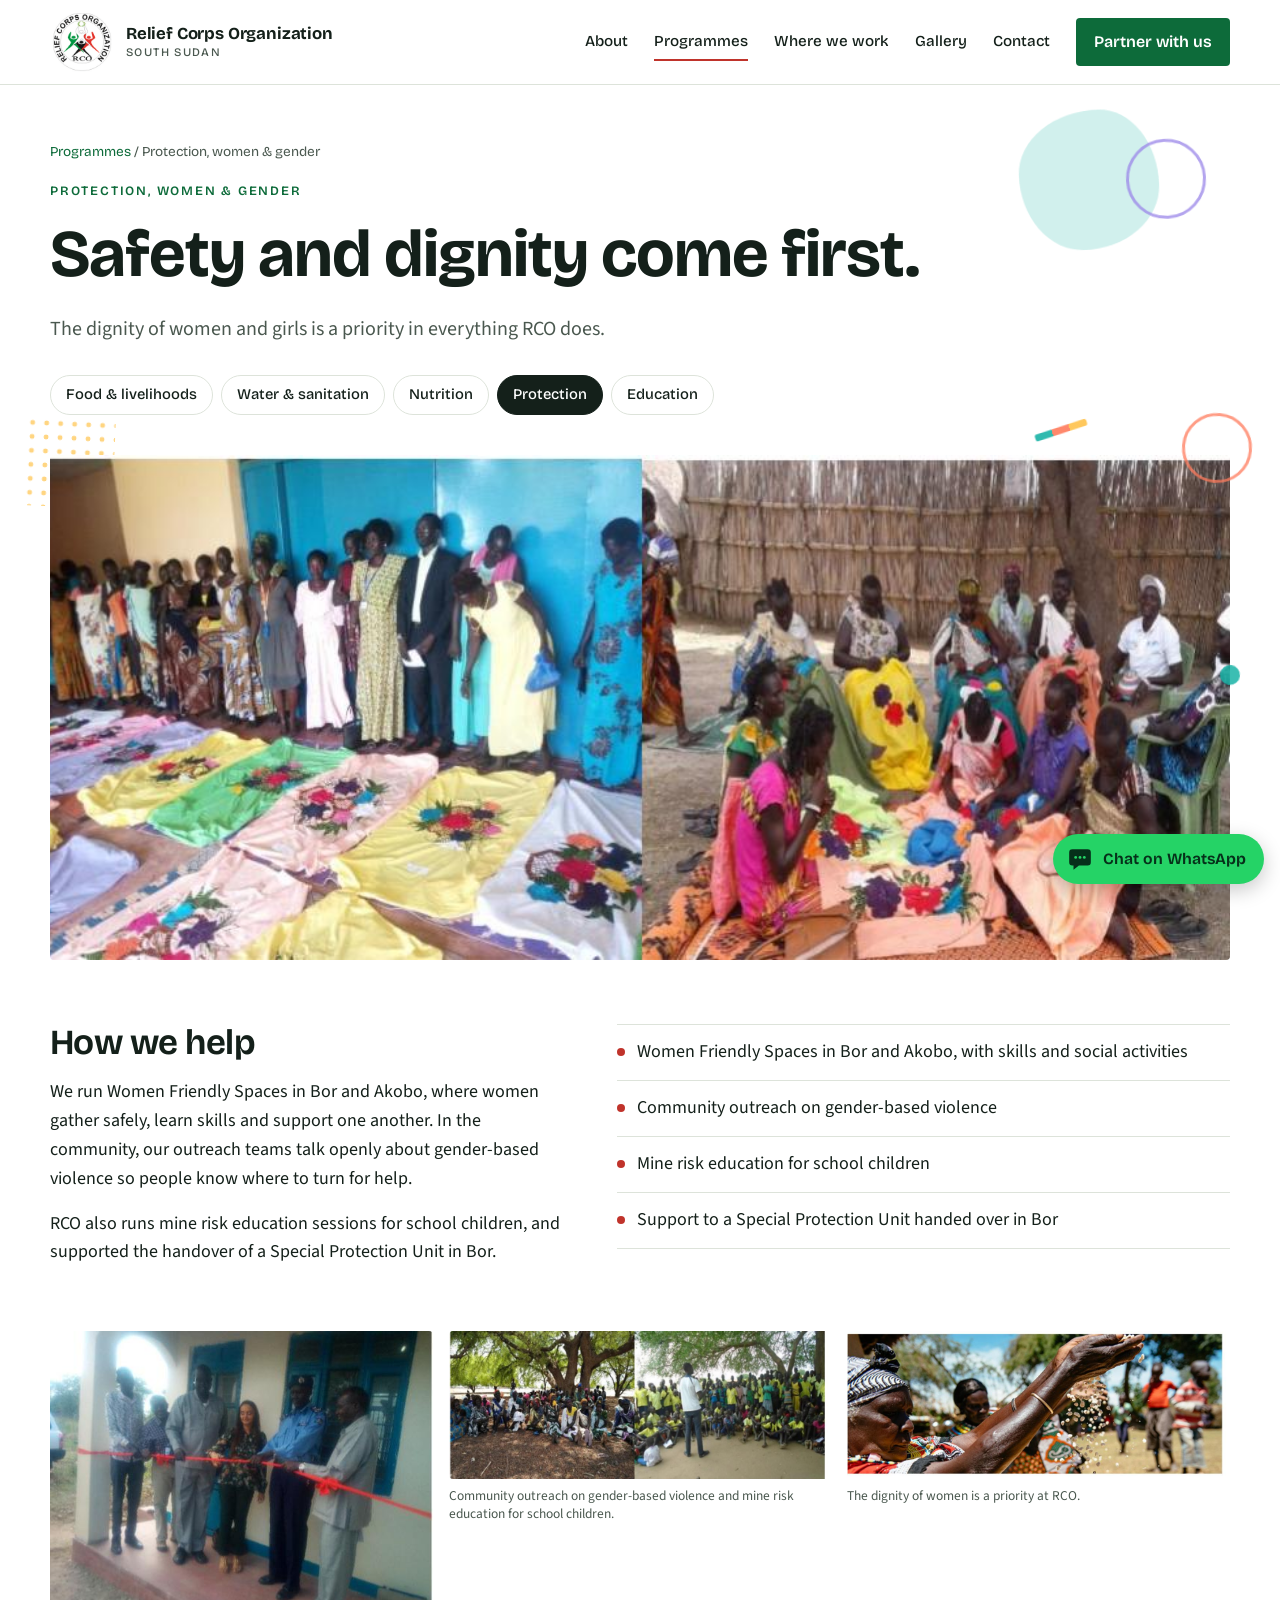
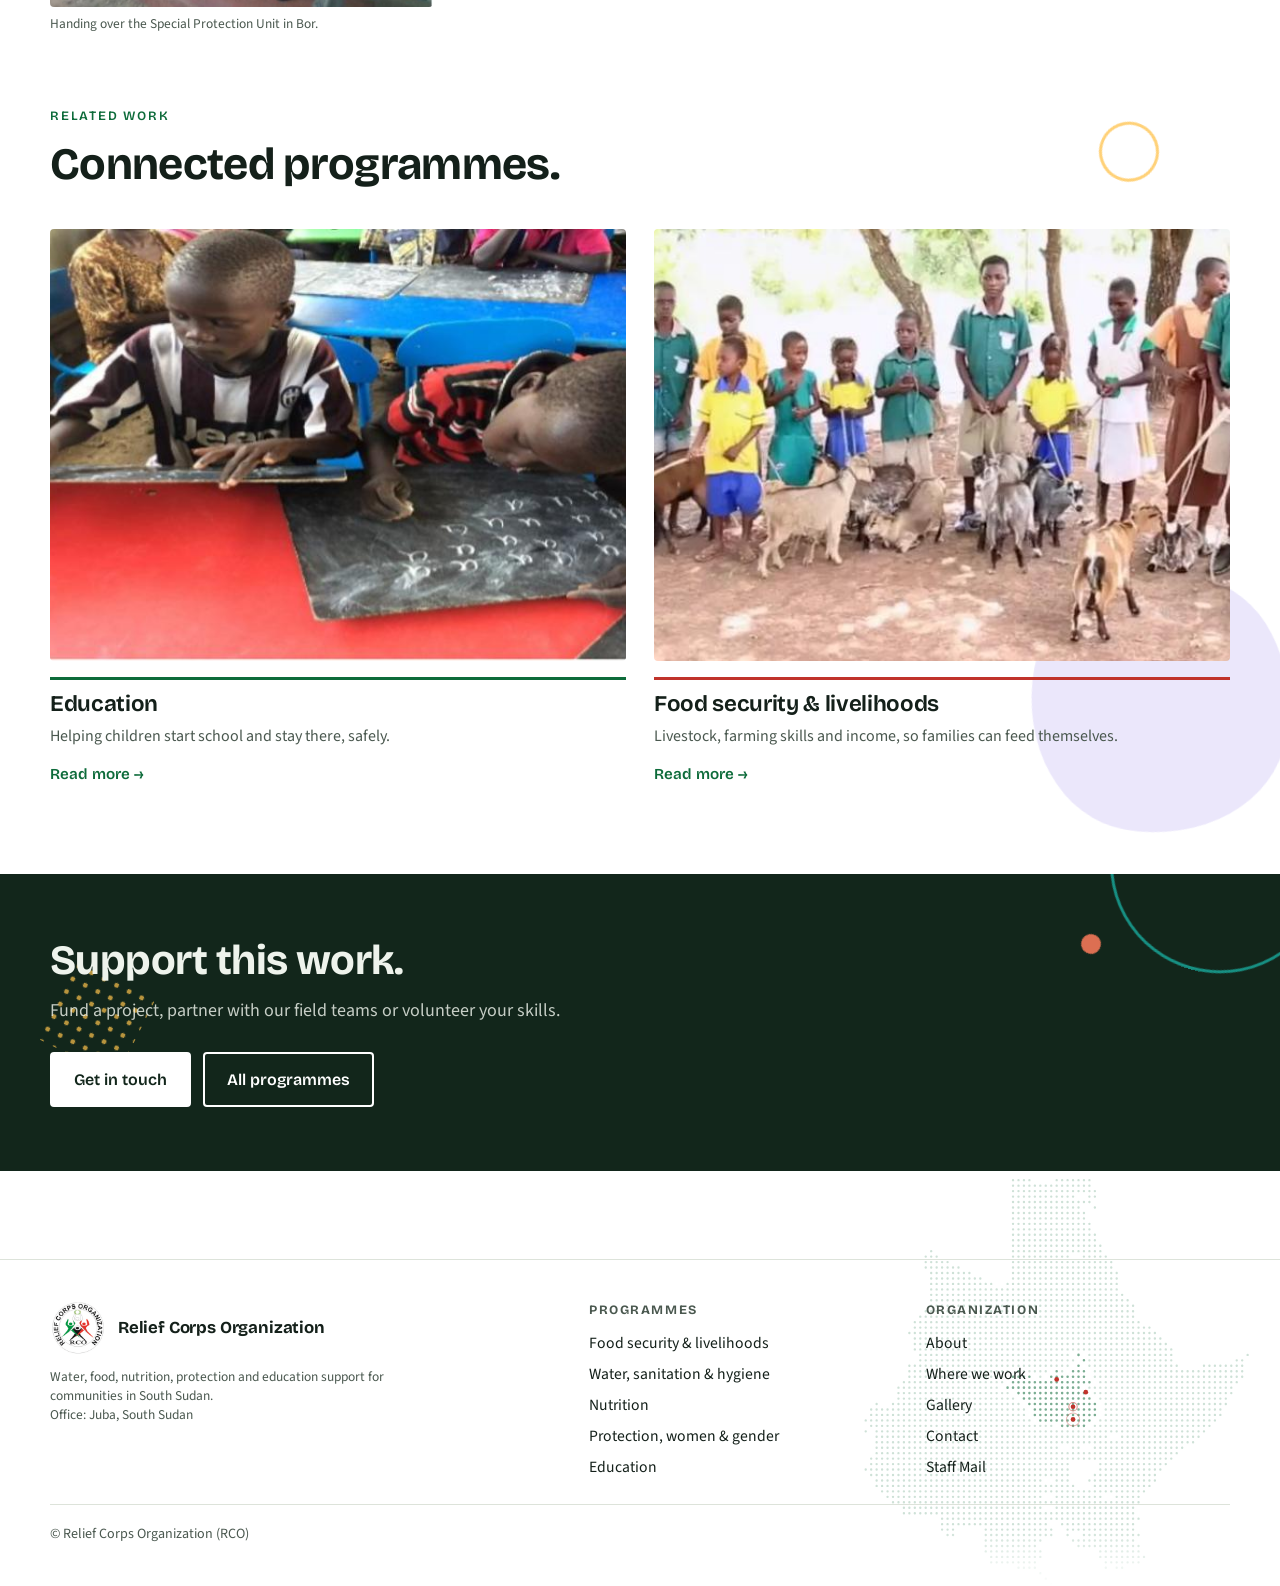
<file: protection.html>
<!doctype html>
<html lang="en">
<head>
<meta charset="utf-8">
<meta name="viewport" content="width=device-width, initial-scale=1, viewport-fit=cover">
<title>Protection, women &amp; gender | Relief Corps Organization</title>
<meta name="description" content="The dignity of women and girls is a priority in everything RCO does. Safe spaces, awareness and support for women and communities.">
<link rel="canonical" href="https://reliefcorps.org/protection.html">
<meta name="theme-color" content="#0d6b3a">
<meta property="og:type" content="website">
<meta property="og:site_name" content="Relief Corps Organization">
<meta property="og:title" content="Protection, women &amp; gender | Relief Corps Organization">
<meta property="og:description" content="The dignity of women and girls is a priority in everything RCO does. Safe spaces, awareness and support for women and communities.">
<meta property="og:url" content="https://reliefcorps.org/protection.html">
<meta property="og:image" content="https://reliefcorps.org/images/og.jpg">
<meta property="og:image:width" content="1200">
<meta property="og:image:height" content="630">
<meta name="twitter:card" content="summary_large_image">
<meta name="twitter:title" content="Protection, women &amp; gender | Relief Corps Organization">
<meta name="twitter:description" content="The dignity of women and girls is a priority in everything RCO does. Safe spaces, awareness and support for women and communities.">
<meta name="twitter:image" content="https://reliefcorps.org/images/og.jpg">
<link rel="icon" type="image/png" sizes="32x32" href="images/favicon-32.png">
<link rel="apple-touch-icon" href="images/apple-touch-icon.png">
<link rel="preconnect" href="https://fonts.googleapis.com">
<link rel="preconnect" href="https://fonts.gstatic.com" crossorigin>
<link rel="stylesheet" href="https://fonts.googleapis.com/css2?family=Bricolage+Grotesque:opsz,wght@12..96,300..800&family=Source+Sans+3:ital,wght@0,400;0,600;1,400&display=swap">
<style>
:root{
  --paper:#ffffff; --tint:#f3f6f1; --ink:#14201a; --ink-soft:#4a584f; --line:#dde3da;
  --green:#0d6b3a; --red:#c0332b; --black:#101412; --ochre:#d99a1e; --band:#12261b;
  --font-display:"Bricolage Grotesque","Arial Narrow",Arial,sans-serif;
  --font-body:"Source Sans 3",Georgia,"Times New Roman",serif;
  color-scheme:light;
}
*{box-sizing:border-box}
html{scroll-behavior:smooth;background:#fff}
body{margin:0;background:var(--paper);color:var(--ink);font-family:var(--font-body);font-size:18px;line-height:1.6;
  padding-left:max(16px,env(safe-area-inset-left,0px));padding-right:max(16px,env(safe-area-inset-right,0px));padding-block:0}
body::before{content:"";position:fixed;inset:0 0 auto;height:env(safe-area-inset-top,0px);z-index:40;background:var(--paper)}
img{display:block;max-width:100%;height:auto}
a{color:inherit}
h1,h2,h3{font-family:var(--font-display);line-height:1.08;margin:0;text-wrap:balance;letter-spacing:-.015em}
p{margin:0}
:focus-visible{outline:3px solid var(--ochre);outline-offset:3px}
.wrap{max-width:1180px;margin:0 auto}
.bleed{margin-inline:calc(-1 * max(16px,env(safe-area-inset-left,0px)));padding-inline:max(16px,env(safe-area-inset-left,0px))}
.stripe{display:flex;height:6px;width:84px;border-radius:2px;overflow:hidden}
.stripe i{flex:1}.stripe i:nth-child(1){background:var(--green)}.stripe i:nth-child(2){background:var(--red)}.stripe i:nth-child(3){background:var(--black)}
.eyebrow{font-family:var(--font-display);font-size:.8rem;font-weight:600;letter-spacing:.14em;text-transform:uppercase;color:var(--green)}
.cap{font-size:.84rem;color:var(--ink-soft);margin-top:8px;line-height:1.4}
figure{margin:0;min-width:0}

/* header */
header.top{position:sticky;top:env(safe-area-inset-top,0px);z-index:30;background:var(--paper);border-bottom:1px solid var(--line)}
header.top .wrap{display:flex;align-items:center;justify-content:space-between;gap:16px;padding-block:10px}
.brand{display:flex;align-items:center;gap:12px;text-decoration:none;min-width:0}
.brand img{width:64px;height:64px;border-radius:50%;flex:none}
.brand span{font-family:var(--font-display);font-weight:700;font-size:1.05rem;line-height:1.1;letter-spacing:-.01em}
.brand small{display:block;font-weight:500;font-size:.72rem;letter-spacing:.12em;text-transform:uppercase;color:var(--ink-soft);margin-top:2px}
nav.main{display:flex;align-items:center;gap:26px;font-family:var(--font-display);font-weight:500;font-size:.95rem}
nav.main a{text-decoration:none;padding:6px 0;border-bottom:2px solid transparent}
nav.main a:hover,nav.main a[aria-current="page"]{border-color:var(--red)}
.btn{display:inline-block;white-space:nowrap;font-family:var(--font-display);font-weight:600;font-size:1rem;text-decoration:none;padding:13px 22px;border-radius:4px;border:2px solid var(--green);background:var(--green);color:#fff;cursor:pointer}
.btn:hover{filter:brightness(1.1)}
.btn.ghost{background:transparent;color:var(--ink);border-color:var(--ink)}
.btn.light{background:#fff;color:var(--band);border-color:#fff}
nav.main .btn{padding:9px 16px;color:#fff}
nav.main .btn:hover{border-bottom-color:var(--green)}
details.menu{display:none;position:relative}
.mbtn{display:none;padding:8px 14px;font-size:.92rem}
details.menu summary{list-style:none;cursor:pointer;font-family:var(--font-display);font-weight:600;border:2px solid var(--ink);border-radius:4px;padding:7px 14px}
details.menu summary::-webkit-details-marker{display:none}
details.menu .panel{position:absolute;right:0;top:calc(100% + 8px);background:#fff;border:1px solid var(--line);border-radius:6px;box-shadow:0 8px 24px rgba(0,0,0,.12);min-width:230px;padding:8px;display:grid}
details.menu .panel a{text-decoration:none;font-family:var(--font-display);font-weight:500;padding:11px 12px;border-radius:4px}
details.menu .panel a:hover{background:var(--tint)}
@media(max-width:860px){nav.main{display:none}details.menu{display:block}.mbtn{display:inline-block;margin-left:auto}header.top .wrap{gap:10px}.brand small{display:none}.brand span{font-size:.95rem}.brand img{width:52px;height:52px}}

/* page head */
.pagehead{padding-block:56px 40px}
.crumbs{font-family:var(--font-display);font-size:.85rem;color:var(--ink-soft);margin-bottom:18px}
.crumbs a{text-decoration:none;color:var(--green)}
.crumbs a:hover{text-decoration:underline}
.pagehead h1{font-size:clamp(2.3rem,5.2vw,4.2rem);font-weight:700;margin-top:18px;max-width:16em}
.pagehead .lede{font-size:1.25rem;max-width:36em;margin-top:22px;color:var(--ink-soft)}
.hero{padding-block:56px 0}
.hero-grid{display:grid;grid-template-columns:minmax(0,7fr) minmax(0,5fr);gap:48px;align-items:end}
.hero h1{font-size:clamp(2.6rem,6.2vw,5.2rem);font-weight:700;margin-top:22px}
.hero h1 em{font-style:normal;color:var(--red)}
.hero .lede{font-size:1.25rem;max-width:34em;margin-top:24px;color:var(--ink-soft)}
.cta{display:flex;flex-wrap:wrap;gap:12px;margin-top:32px}
.hero .side img{width:100%;aspect-ratio:4/3.4;object-fit:cover;border-radius:4px}
.banner{margin-top:56px}
.banner img{width:100%;aspect-ratio:21/8;object-fit:cover;object-position:50% 40%;border-radius:4px}
@media(max-width:860px){.hero-grid{grid-template-columns:1fr;gap:32px}.hero{padding-top:36px}.banner{margin-top:36px}.banner img{aspect-ratio:16/9}.pagehead{padding-top:36px}}

.statement{padding-block:84px 8px;display:grid;grid-template-columns:minmax(0,4fr) minmax(0,8fr);gap:48px}
.statement h2{font-size:clamp(1.7rem,3vw,2.4rem);font-weight:650}
.statement p{font-size:1.2rem;max-width:36em}
.statement p+p{margin-top:16px;color:var(--ink-soft)}
@media(max-width:860px){.statement{grid-template-columns:1fr;gap:20px;padding-top:56px}}

.section{padding-block:72px 0}
.section h2{font-size:clamp(1.9rem,3.6vw,2.8rem);font-weight:700;margin-top:14px;max-width:18em}

/* programme cards */
.cards{display:grid;grid-template-columns:repeat(3,1fr);gap:36px 28px;margin-top:40px}
.card{display:flex;flex-direction:column;text-decoration:none;min-width:0}
.card img{width:100%;aspect-ratio:4/3;object-fit:cover;border-radius:4px}
.card h3{font-size:1.4rem;font-weight:650;margin-top:16px;padding-top:12px;border-top:3px solid var(--ink)}
.card:nth-child(3n+1) h3{border-color:var(--green)}.card:nth-child(3n+2) h3{border-color:var(--red)}
.card p{margin-top:8px;color:var(--ink-soft);font-size:1rem}
.card .more{margin-top:12px;font-family:var(--font-display);font-weight:600;font-size:.95rem;color:var(--green)}
.card:hover h3{color:var(--red)}
.cards.two{grid-template-columns:repeat(2,1fr)}
@media(max-width:960px){.cards{grid-template-columns:repeat(2,1fr)}}
@media(max-width:600px){.cards,.cards.two{grid-template-columns:1fr}}

/* programme page */
.progtabs{display:flex;flex-wrap:wrap;gap:8px;margin-top:30px}
.progtabs a{font-family:var(--font-display);font-weight:500;font-size:.92rem;text-decoration:none;border:1px solid var(--line);border-radius:999px;padding:7px 15px}
.progtabs a:hover{border-color:var(--ink)}
.progtabs a[aria-current="page"]{background:var(--ink);color:#fff;border-color:var(--ink)}
.hero-photo img{width:100%;aspect-ratio:21/9;object-fit:cover;border-radius:4px}
.two-col{display:grid;grid-template-columns:minmax(0,5fr) minmax(0,6fr);gap:56px;padding-block:64px 0}
.two-col h2{font-size:clamp(1.6rem,2.8vw,2.2rem);font-weight:650}
.two-col p{margin-top:16px;max-width:34em}
.what{list-style:none;margin:0;padding:0;border-top:1px solid var(--line)}
.what li{padding:13px 0;border-bottom:1px solid var(--line);display:flex;gap:12px}
.what li::before{content:"";flex:none;width:8px;height:8px;margin-top:.55em;background:var(--red);border-radius:50%}
.photos{display:grid;gap:16px;margin-top:64px;grid-template-columns:repeat(auto-fit,minmax(260px,1fr));align-items:start}
.photos img{width:100%;height:auto;border-radius:4px}
@media(max-width:860px){.two-col{grid-template-columns:1fr;gap:28px;padding-top:44px}}

/* band */
.band{margin-top:88px;background:var(--band);color:#eef3ec;padding-block:64px}
.band h2{font-size:clamp(1.8rem,3.4vw,2.6rem);font-weight:700;max-width:16em}
.band p{margin-top:14px;max-width:34em;color:rgba(238,243,236,.82)}
.band .cta{margin-top:26px}
.band .btn.ghost{color:#fff;border-color:#fff}

/* where */
.loc{display:grid;grid-template-columns:minmax(0,5fr) minmax(0,6fr);gap:48px;align-items:center;padding-block:56px 0}
.loc:nth-of-type(even){grid-template-columns:minmax(0,6fr) minmax(0,5fr)}
.loc:nth-of-type(even) .loc-text{order:2}
.loc h2{font-size:clamp(2rem,4vw,3rem);font-weight:700}
.loc .reg{font-family:var(--font-display);font-size:.8rem;letter-spacing:.12em;text-transform:uppercase;color:var(--red);margin-top:10px}
.loc p{margin-top:16px;max-width:32em}
.loc img{width:100%;aspect-ratio:4/3;object-fit:cover;border-radius:4px}
.tags{display:flex;flex-wrap:wrap;gap:8px;margin-top:18px}
.tags a{font-family:var(--font-display);font-size:.85rem;font-weight:500;text-decoration:none;border:1px solid var(--line);border-radius:999px;padding:5px 12px}
.tags a:hover{border-color:var(--ink)}
@media(max-width:860px){.loc,.loc:nth-of-type(even){grid-template-columns:1fr;gap:24px;padding-top:44px}.loc:nth-of-type(even) .loc-text{order:0}}

/* principles */
.principles{display:grid;grid-template-columns:repeat(3,1fr);gap:40px;margin-top:44px}
.principles h3{font-size:1.35rem;font-weight:650;padding-top:14px;border-top:3px solid var(--ink)}
.principles p{margin-top:10px;color:var(--ink-soft);font-size:1.02rem}
.principles div:nth-child(1) h3{border-color:var(--green)}.principles div:nth-child(2) h3{border-color:var(--red)}
@media(max-width:860px){.principles{grid-template-columns:1fr;gap:28px}}

/* gallery */
.mosaic{columns:3 280px;column-gap:14px;margin-top:36px}
.mosaic figure{break-inside:avoid;margin:0 0 18px}
.mosaic img{width:100%;height:auto;border-radius:4px}

/* contact */
.partner-grid{display:grid;grid-template-columns:minmax(0,6fr) minmax(0,5fr);gap:56px;padding-block:8px 0}
.ways{list-style:none;margin:28px 0 0;padding:0;display:grid;gap:16px}
.ways li b{font-family:var(--font-display);font-weight:650;display:block}
.ways li span{color:var(--ink-soft);font-size:1rem}
.details{margin-top:24px;font-size:.95rem;color:var(--ink-soft);padding-top:16px;border-top:1px solid var(--line)}
form.contact{background:var(--tint);border-radius:6px;padding:28px;display:grid;gap:16px;align-content:start}
form.contact label{font-family:var(--font-display);font-weight:600;font-size:.9rem;display:grid;gap:6px}
form.contact input,form.contact textarea,form.contact select{font:inherit;font-family:var(--font-body);font-size:1rem;padding:11px 12px;border:1px solid var(--line);border-radius:4px;background:#fff;color:var(--ink);width:100%}
form.contact textarea{min-height:130px;resize:vertical}
.msg{min-height:1.4em;font-size:.95rem;color:var(--green);font-weight:600}
@media(max-width:860px){.partner-grid{grid-template-columns:1fr;gap:36px}}

footer{margin-top:88px;border-top:1px solid var(--line);padding-block:40px}
footer .cols{display:grid;grid-template-columns:minmax(0,5fr) repeat(2,minmax(0,3fr));gap:32px}
footer h4{font-family:var(--font-display);font-size:.8rem;letter-spacing:.12em;text-transform:uppercase;color:var(--ink-soft);margin:0 0 10px}
footer ul{list-style:none;margin:0;padding:0;display:grid;gap:6px;font-size:.98rem}
footer a{text-decoration:none}footer a:hover{text-decoration:underline}
footer .small{font-size:.88rem;color:var(--ink-soft);margin-top:24px;padding-top:18px;border-top:1px solid var(--line)}
footer .brand img{width:56px;height:56px}
@media(max-width:760px){footer .cols{grid-template-columns:1fr 1fr}footer .cols>div:first-child{grid-column:1/-1}}
#preloader{position:fixed;inset:0;z-index:100;background:#fff;display:flex;flex-direction:column;align-items:center;justify-content:center;gap:26px;visibility:hidden;opacity:0;transition:opacity .4s ease,visibility .4s ease}
.pl-on #preloader{visibility:visible;opacity:1}
#preloader img{width:112px;height:112px;border-radius:50%;animation:plpulse 1.4s ease-in-out infinite}
#preloader .bar{width:112px;height:6px;background:var(--line);border-radius:3px;overflow:hidden;position:relative}
#preloader .bar::after{content:"";position:absolute;inset:0;width:40%;background:linear-gradient(90deg,var(--green) 0 33%,var(--red) 33% 66%,var(--black) 66%);animation:plbar 1.1s ease-in-out infinite}
@keyframes plpulse{0%,100%{transform:scale(1)}50%{transform:scale(1.06)}}
@keyframes plbar{0%{transform:translateX(-100%)}100%{transform:translateX(250%)}}
@media (prefers-reduced-motion:reduce){#preloader img,#preloader .bar::after{animation:none}#preloader .bar::after{width:100%}}
.wa{position:fixed;z-index:35;right:max(16px,env(safe-area-inset-right,0px));bottom:calc(16px + env(safe-area-inset-bottom,0px));display:flex;align-items:center;gap:10px;
  background:#25d366;color:#06301a;font-family:var(--font-display);font-weight:650;font-size:.98rem;text-decoration:none;padding:12px 18px 12px 14px;border-radius:999px;box-shadow:0 6px 20px rgba(0,0,0,.22)}
.wa:hover{background:#3be07c}
.wa svg{width:26px;height:26px;flex:none}
@media(max-width:480px){.wa{padding:13px}.wa span{position:absolute;width:1px;height:1px;overflow:hidden;clip:rect(0 0 0 0);white-space:nowrap}}
@media (prefers-reduced-motion:reduce){html{scroll-behavior:auto}}
</style>
<link rel="stylesheet" href="assets/motion.css"><script src="assets/motion.js"></script></head>
<body>
<script>(function(){try{if(sessionStorage.getItem("rco-pl"))return;}catch(e){}var d=document.documentElement;d.classList.add("pl-on");function done(){d.classList.remove("pl-on");try{sessionStorage.setItem("rco-pl","1");}catch(e){}}window.addEventListener("load",function(){setTimeout(done,350);});setTimeout(done,4000);})();</script><div id="preloader" aria-hidden="true"><img src="images/logo.png" alt="" width="112" height="112" loading="eager" decoding="async"><div class="bar"></div></div>
<header class="top bleed"><div class="wrap">
  <a class="brand" href="index.html" aria-label="Relief Corps Organization, home"><img src="images/logo.png" alt="" width="64" height="64" loading="eager" decoding="async"><span>Relief Corps Organization<small>South Sudan</small></span></a>
  <nav class="main" aria-label="Main"><a href="about.html">About</a><a href="programmes.html" aria-current="page">Programmes</a><a href="where-we-work.html">Where we work</a><a href="gallery.html">Gallery</a><a href="contact.html">Contact</a><a class="btn" href="contact.html">Partner with us</a></nav>
  <a class="btn mbtn" href="contact.html">Partner</a>
  <details class="menu"><summary>Menu</summary><div class="panel"><a href="index.html">Home</a><a href="about.html">About</a><a href="programmes.html" aria-current="page">Programmes</a><a href="where-we-work.html">Where we work</a><a href="gallery.html">Gallery</a><a href="contact.html">Contact</a></div></details>
</div></header>
<main>

<section class="pagehead wrap"><div class="crumbs"><a href="programmes.html">Programmes</a> / Protection, women &amp; gender</div>
  <div class="eyebrow">Protection, women &amp; gender</div>
  <h1>Safety and dignity come first.</h1><p class="lede">The dignity of women and girls is a priority in everything RCO does.</p>
  <div class="progtabs"><a href="food-livelihoods.html">Food &amp; livelihoods</a><a href="wash.html">Water &amp; sanitation</a><a href="nutrition.html">Nutrition</a><a href="protection.html" aria-current="page">Protection</a><a href="education.html">Education</a></div></section>
<section class="wrap"><figure class="hero-photo"><img loading="eager" src="images/women-friendly-space.jpg" alt="Women sit with colourful handmade textiles at Women Friendly Spaces in Bor and Akobo" decoding="async" width="1029" height="388"></figure>
  <div class="two-col"><div><h2>How we help</h2><p>We run Women Friendly Spaces in Bor and Akobo, where women gather safely, learn skills and support one another. In the community, our outreach teams talk openly about gender-based violence so people know where to turn for help.</p><p>RCO also runs mine risk education sessions for school children, and supported the handover of a Special Protection Unit in Bor.</p></div><ul class="what"><li>Women Friendly Spaces in Bor and Akobo, with skills and social activities</li><li>Community outreach on gender-based violence</li><li>Mine risk education for school children</li><li>Support to a Special Protection Unit handed over in Bor</li></ul></div>
  <div class="photos"><figure><img src="images/protection-unit-handover.jpg" alt="Officials cut a ribbon at the opening of a new protection unit in Bor" loading="lazy" decoding="async" width="517" height="373"><figcaption class="cap">Handing over the Special Protection Unit in Bor.</figcaption></figure><figure><img src="images/gbv-mre-outreach.jpg" alt="Community members and schoolchildren gathered under trees for awareness sessions" loading="lazy" decoding="async" width="968" height="373"><figcaption class="cap">Community outreach on gender-based violence and mine risk education for school children.</figcaption></figure><figure><img src="images/women-dignity.jpg" alt="An elder scatters seed by hand as others look on" loading="lazy" decoding="async" width="1100" height="426"><figcaption class="cap">The dignity of women is a priority at RCO.</figcaption></figure></div></section>
<section class="section wrap"><div class="eyebrow">Related work</div><h2>Connected programmes.</h2><div class="cards two"><a class="card" href="education.html"><img src="images/education.jpg" alt="" loading="lazy" decoding="async" width="925" height="465"><h3>Education</h3><p>Helping children start school and stay there, safely.</p><span class="more">Read more &rarr;</span></a><a class="card" href="food-livelihoods.html"><img src="images/goats-school.jpg" alt="" loading="lazy" decoding="async" width="856" height="403"><h3>Food security &amp; livelihoods</h3><p>Livestock, farming skills and income, so families can feed themselves.</p><span class="more">Read more &rarr;</span></a></div></section>
<section class="band bleed"><div class="wrap"><h2>Support this work.</h2><p>Fund a project, partner with our field teams or volunteer your skills.</p>
<div class="cta"><a class="btn light" href="contact.html">Get in touch</a><a class="btn ghost" href="programmes.html">All programmes</a></div></div></section>

</main>
<footer class="bleed"><div class="wrap">
  <div class="cols">
    <div><a class="brand" href="index.html"><img src="images/logo.png" alt="" width="56" height="56" loading="lazy" decoding="async"><span>Relief Corps Organization</span></a>
      <p class="cap" style="max-width:26em;margin-top:12px">Water, food, nutrition, protection and education support for communities in South Sudan.<br>Office: Juba, South Sudan</p></div>
    <div><h4>Programmes</h4><ul><li><a href="food-livelihoods.html">Food security &amp; livelihoods</a></li><li><a href="wash.html">Water, sanitation &amp; hygiene</a></li><li><a href="nutrition.html">Nutrition</a></li><li><a href="protection.html">Protection, women &amp; gender</a></li><li><a href="education.html">Education</a></li></ul></div>
    <div><h4>Organization</h4><ul><li><a href="about.html">About</a></li><li><a href="where-we-work.html">Where we work</a></li><li><a href="gallery.html">Gallery</a></li><li><a href="contact.html">Contact</a></li><li><a href="https://das114.truehost.cloud:2096" target="_blank" rel="noopener">Staff Mail</a></li></ul></div>
  </div>
  <div class="small">&copy; Relief Corps Organization (RCO)</div>
</div></footer>
<a class="wa" href="https://wa.me/254718398276?text=Hello%20RCO%2C%20I%20would%20like%20to%20know%20more%20about%20your%20work." target="_blank" rel="noopener" aria-label="Chat with RCO on WhatsApp"><svg viewBox="0 0 24 24" aria-hidden="true"><path fill="currentColor" d="M5 3h14a3 3 0 0 1 3 3v9a3 3 0 0 1-3 3h-8l-5 4v-4H5a3 3 0 0 1-3-3V6a3 3 0 0 1 3-3z"/><circle cx="8" cy="10.500" r="1.300" fill="#25d366"/><circle cx="12" cy="10.500" r="1.300" fill="#25d366"/><circle cx="16" cy="10.500" r="1.300" fill="#25d366"/></svg><span>Chat on WhatsApp</span></a>
</body>
</html>
</file>
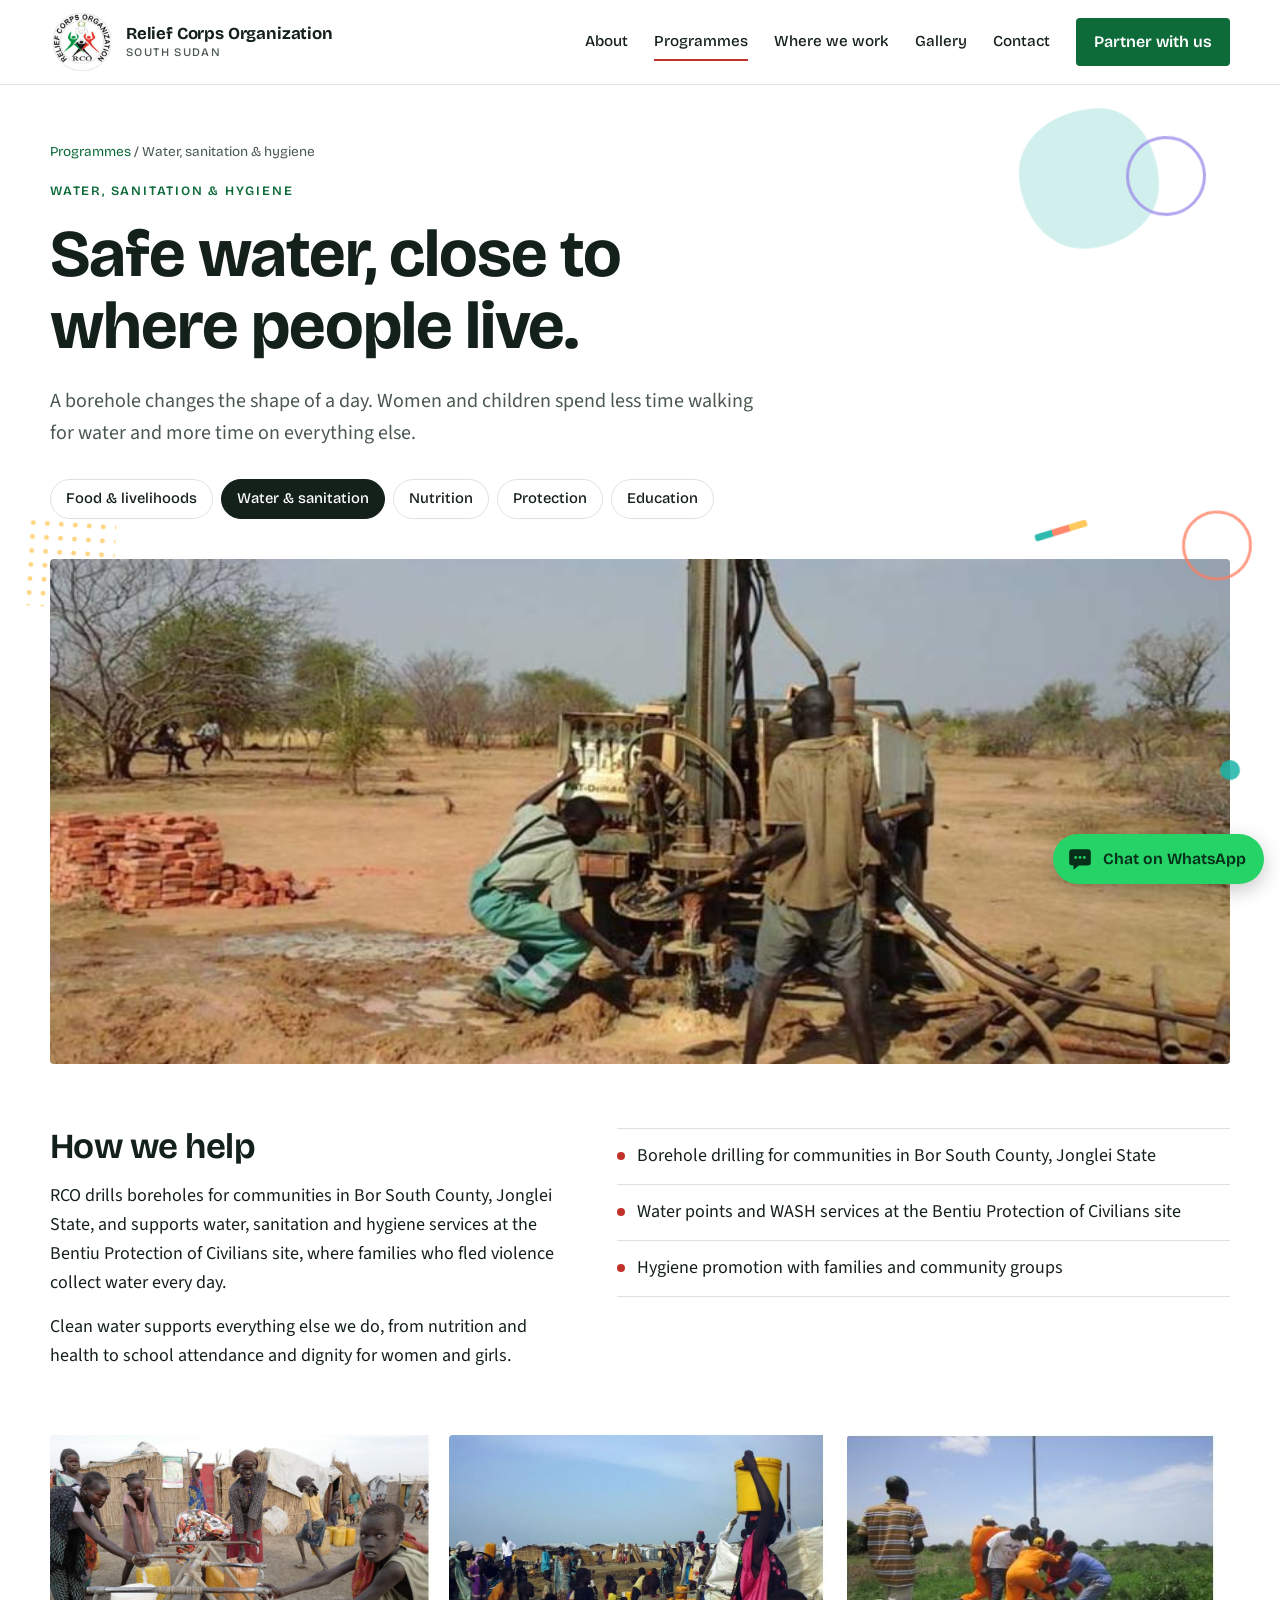
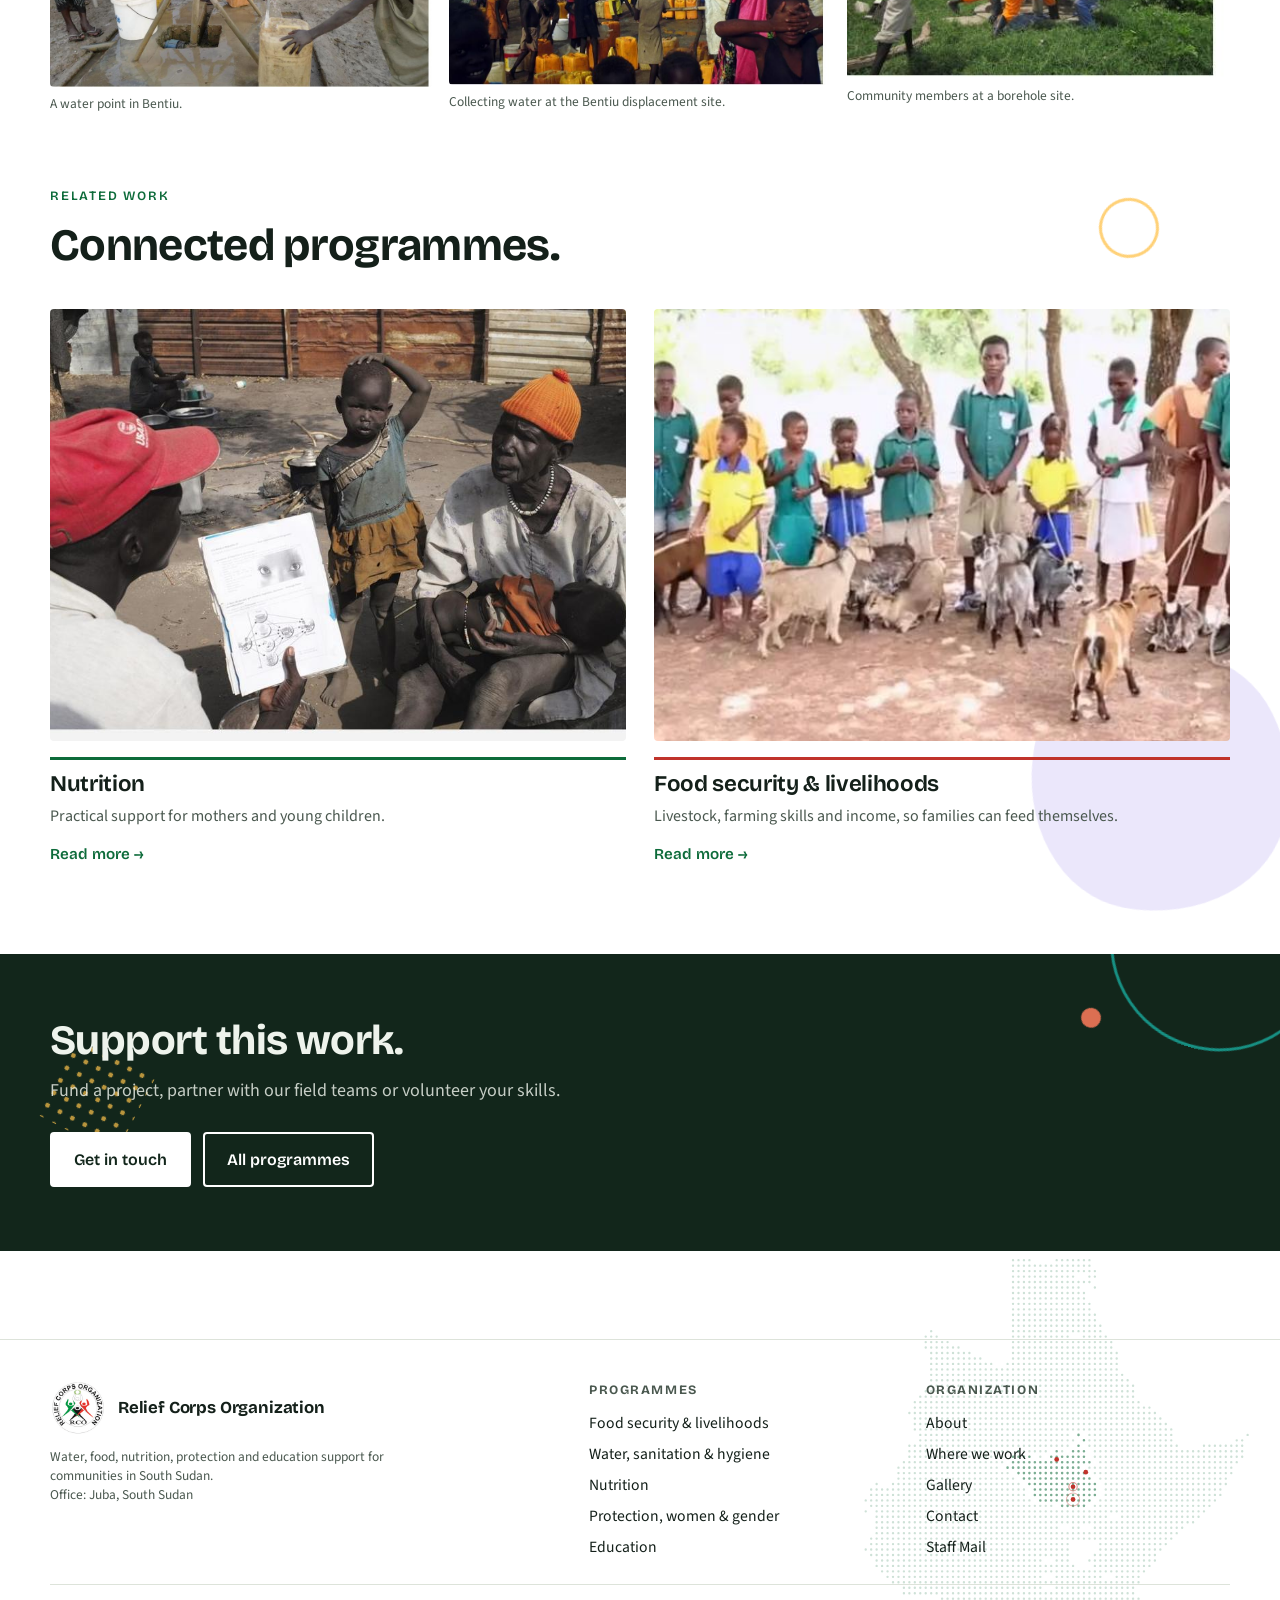
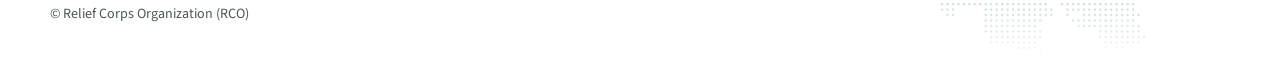
<file: wash.html>
<!doctype html>
<html lang="en">
<head>
<meta charset="utf-8">
<meta name="viewport" content="width=device-width, initial-scale=1, viewport-fit=cover">
<title>Water, sanitation &amp; hygiene | Relief Corps Organization</title>
<meta name="description" content="A borehole changes the shape of a day. Women and children spend less time walking for water and more time on everything else.">
<link rel="canonical" href="https://reliefcorps.org/wash.html">
<meta name="theme-color" content="#0d6b3a">
<meta property="og:type" content="website">
<meta property="og:site_name" content="Relief Corps Organization">
<meta property="og:title" content="Water, sanitation &amp; hygiene | Relief Corps Organization">
<meta property="og:description" content="A borehole changes the shape of a day. Women and children spend less time walking for water and more time on everything else.">
<meta property="og:url" content="https://reliefcorps.org/wash.html">
<meta property="og:image" content="https://reliefcorps.org/images/og.jpg">
<meta property="og:image:width" content="1200">
<meta property="og:image:height" content="630">
<meta name="twitter:card" content="summary_large_image">
<meta name="twitter:title" content="Water, sanitation &amp; hygiene | Relief Corps Organization">
<meta name="twitter:description" content="A borehole changes the shape of a day. Women and children spend less time walking for water and more time on everything else.">
<meta name="twitter:image" content="https://reliefcorps.org/images/og.jpg">
<link rel="icon" type="image/png" sizes="32x32" href="images/favicon-32.png">
<link rel="apple-touch-icon" href="images/apple-touch-icon.png">
<link rel="preconnect" href="https://fonts.googleapis.com">
<link rel="preconnect" href="https://fonts.gstatic.com" crossorigin>
<link rel="stylesheet" href="https://fonts.googleapis.com/css2?family=Bricolage+Grotesque:opsz,wght@12..96,300..800&family=Source+Sans+3:ital,wght@0,400;0,600;1,400&display=swap">
<style>
:root{
  --paper:#ffffff; --tint:#f3f6f1; --ink:#14201a; --ink-soft:#4a584f; --line:#dde3da;
  --green:#0d6b3a; --red:#c0332b; --black:#101412; --ochre:#d99a1e; --band:#12261b;
  --font-display:"Bricolage Grotesque","Arial Narrow",Arial,sans-serif;
  --font-body:"Source Sans 3",Georgia,"Times New Roman",serif;
  color-scheme:light;
}
*{box-sizing:border-box}
html{scroll-behavior:smooth;background:#fff}
body{margin:0;background:var(--paper);color:var(--ink);font-family:var(--font-body);font-size:18px;line-height:1.6;
  padding-left:max(16px,env(safe-area-inset-left,0px));padding-right:max(16px,env(safe-area-inset-right,0px));padding-block:0}
body::before{content:"";position:fixed;inset:0 0 auto;height:env(safe-area-inset-top,0px);z-index:40;background:var(--paper)}
img{display:block;max-width:100%;height:auto}
a{color:inherit}
h1,h2,h3{font-family:var(--font-display);line-height:1.08;margin:0;text-wrap:balance;letter-spacing:-.015em}
p{margin:0}
:focus-visible{outline:3px solid var(--ochre);outline-offset:3px}
.wrap{max-width:1180px;margin:0 auto}
.bleed{margin-inline:calc(-1 * max(16px,env(safe-area-inset-left,0px)));padding-inline:max(16px,env(safe-area-inset-left,0px))}
.stripe{display:flex;height:6px;width:84px;border-radius:2px;overflow:hidden}
.stripe i{flex:1}.stripe i:nth-child(1){background:var(--green)}.stripe i:nth-child(2){background:var(--red)}.stripe i:nth-child(3){background:var(--black)}
.eyebrow{font-family:var(--font-display);font-size:.8rem;font-weight:600;letter-spacing:.14em;text-transform:uppercase;color:var(--green)}
.cap{font-size:.84rem;color:var(--ink-soft);margin-top:8px;line-height:1.4}
figure{margin:0;min-width:0}

/* header */
header.top{position:sticky;top:env(safe-area-inset-top,0px);z-index:30;background:var(--paper);border-bottom:1px solid var(--line)}
header.top .wrap{display:flex;align-items:center;justify-content:space-between;gap:16px;padding-block:10px}
.brand{display:flex;align-items:center;gap:12px;text-decoration:none;min-width:0}
.brand img{width:64px;height:64px;border-radius:50%;flex:none}
.brand span{font-family:var(--font-display);font-weight:700;font-size:1.05rem;line-height:1.1;letter-spacing:-.01em}
.brand small{display:block;font-weight:500;font-size:.72rem;letter-spacing:.12em;text-transform:uppercase;color:var(--ink-soft);margin-top:2px}
nav.main{display:flex;align-items:center;gap:26px;font-family:var(--font-display);font-weight:500;font-size:.95rem}
nav.main a{text-decoration:none;padding:6px 0;border-bottom:2px solid transparent}
nav.main a:hover,nav.main a[aria-current="page"]{border-color:var(--red)}
.btn{display:inline-block;white-space:nowrap;font-family:var(--font-display);font-weight:600;font-size:1rem;text-decoration:none;padding:13px 22px;border-radius:4px;border:2px solid var(--green);background:var(--green);color:#fff;cursor:pointer}
.btn:hover{filter:brightness(1.1)}
.btn.ghost{background:transparent;color:var(--ink);border-color:var(--ink)}
.btn.light{background:#fff;color:var(--band);border-color:#fff}
nav.main .btn{padding:9px 16px;color:#fff}
nav.main .btn:hover{border-bottom-color:var(--green)}
details.menu{display:none;position:relative}
.mbtn{display:none;padding:8px 14px;font-size:.92rem}
details.menu summary{list-style:none;cursor:pointer;font-family:var(--font-display);font-weight:600;border:2px solid var(--ink);border-radius:4px;padding:7px 14px}
details.menu summary::-webkit-details-marker{display:none}
details.menu .panel{position:absolute;right:0;top:calc(100% + 8px);background:#fff;border:1px solid var(--line);border-radius:6px;box-shadow:0 8px 24px rgba(0,0,0,.12);min-width:230px;padding:8px;display:grid}
details.menu .panel a{text-decoration:none;font-family:var(--font-display);font-weight:500;padding:11px 12px;border-radius:4px}
details.menu .panel a:hover{background:var(--tint)}
@media(max-width:860px){nav.main{display:none}details.menu{display:block}.mbtn{display:inline-block;margin-left:auto}header.top .wrap{gap:10px}.brand small{display:none}.brand span{font-size:.95rem}.brand img{width:52px;height:52px}}

/* page head */
.pagehead{padding-block:56px 40px}
.crumbs{font-family:var(--font-display);font-size:.85rem;color:var(--ink-soft);margin-bottom:18px}
.crumbs a{text-decoration:none;color:var(--green)}
.crumbs a:hover{text-decoration:underline}
.pagehead h1{font-size:clamp(2.3rem,5.2vw,4.2rem);font-weight:700;margin-top:18px;max-width:16em}
.pagehead .lede{font-size:1.25rem;max-width:36em;margin-top:22px;color:var(--ink-soft)}
.hero{padding-block:56px 0}
.hero-grid{display:grid;grid-template-columns:minmax(0,7fr) minmax(0,5fr);gap:48px;align-items:end}
.hero h1{font-size:clamp(2.6rem,6.2vw,5.2rem);font-weight:700;margin-top:22px}
.hero h1 em{font-style:normal;color:var(--red)}
.hero .lede{font-size:1.25rem;max-width:34em;margin-top:24px;color:var(--ink-soft)}
.cta{display:flex;flex-wrap:wrap;gap:12px;margin-top:32px}
.hero .side img{width:100%;aspect-ratio:4/3.4;object-fit:cover;border-radius:4px}
.banner{margin-top:56px}
.banner img{width:100%;aspect-ratio:21/8;object-fit:cover;object-position:50% 40%;border-radius:4px}
@media(max-width:860px){.hero-grid{grid-template-columns:1fr;gap:32px}.hero{padding-top:36px}.banner{margin-top:36px}.banner img{aspect-ratio:16/9}.pagehead{padding-top:36px}}

.statement{padding-block:84px 8px;display:grid;grid-template-columns:minmax(0,4fr) minmax(0,8fr);gap:48px}
.statement h2{font-size:clamp(1.7rem,3vw,2.4rem);font-weight:650}
.statement p{font-size:1.2rem;max-width:36em}
.statement p+p{margin-top:16px;color:var(--ink-soft)}
@media(max-width:860px){.statement{grid-template-columns:1fr;gap:20px;padding-top:56px}}

.section{padding-block:72px 0}
.section h2{font-size:clamp(1.9rem,3.6vw,2.8rem);font-weight:700;margin-top:14px;max-width:18em}

/* programme cards */
.cards{display:grid;grid-template-columns:repeat(3,1fr);gap:36px 28px;margin-top:40px}
.card{display:flex;flex-direction:column;text-decoration:none;min-width:0}
.card img{width:100%;aspect-ratio:4/3;object-fit:cover;border-radius:4px}
.card h3{font-size:1.4rem;font-weight:650;margin-top:16px;padding-top:12px;border-top:3px solid var(--ink)}
.card:nth-child(3n+1) h3{border-color:var(--green)}.card:nth-child(3n+2) h3{border-color:var(--red)}
.card p{margin-top:8px;color:var(--ink-soft);font-size:1rem}
.card .more{margin-top:12px;font-family:var(--font-display);font-weight:600;font-size:.95rem;color:var(--green)}
.card:hover h3{color:var(--red)}
.cards.two{grid-template-columns:repeat(2,1fr)}
@media(max-width:960px){.cards{grid-template-columns:repeat(2,1fr)}}
@media(max-width:600px){.cards,.cards.two{grid-template-columns:1fr}}

/* programme page */
.progtabs{display:flex;flex-wrap:wrap;gap:8px;margin-top:30px}
.progtabs a{font-family:var(--font-display);font-weight:500;font-size:.92rem;text-decoration:none;border:1px solid var(--line);border-radius:999px;padding:7px 15px}
.progtabs a:hover{border-color:var(--ink)}
.progtabs a[aria-current="page"]{background:var(--ink);color:#fff;border-color:var(--ink)}
.hero-photo img{width:100%;aspect-ratio:21/9;object-fit:cover;border-radius:4px}
.two-col{display:grid;grid-template-columns:minmax(0,5fr) minmax(0,6fr);gap:56px;padding-block:64px 0}
.two-col h2{font-size:clamp(1.6rem,2.8vw,2.2rem);font-weight:650}
.two-col p{margin-top:16px;max-width:34em}
.what{list-style:none;margin:0;padding:0;border-top:1px solid var(--line)}
.what li{padding:13px 0;border-bottom:1px solid var(--line);display:flex;gap:12px}
.what li::before{content:"";flex:none;width:8px;height:8px;margin-top:.55em;background:var(--red);border-radius:50%}
.photos{display:grid;gap:16px;margin-top:64px;grid-template-columns:repeat(auto-fit,minmax(260px,1fr));align-items:start}
.photos img{width:100%;height:auto;border-radius:4px}
@media(max-width:860px){.two-col{grid-template-columns:1fr;gap:28px;padding-top:44px}}

/* band */
.band{margin-top:88px;background:var(--band);color:#eef3ec;padding-block:64px}
.band h2{font-size:clamp(1.8rem,3.4vw,2.6rem);font-weight:700;max-width:16em}
.band p{margin-top:14px;max-width:34em;color:rgba(238,243,236,.82)}
.band .cta{margin-top:26px}
.band .btn.ghost{color:#fff;border-color:#fff}

/* where */
.loc{display:grid;grid-template-columns:minmax(0,5fr) minmax(0,6fr);gap:48px;align-items:center;padding-block:56px 0}
.loc:nth-of-type(even){grid-template-columns:minmax(0,6fr) minmax(0,5fr)}
.loc:nth-of-type(even) .loc-text{order:2}
.loc h2{font-size:clamp(2rem,4vw,3rem);font-weight:700}
.loc .reg{font-family:var(--font-display);font-size:.8rem;letter-spacing:.12em;text-transform:uppercase;color:var(--red);margin-top:10px}
.loc p{margin-top:16px;max-width:32em}
.loc img{width:100%;aspect-ratio:4/3;object-fit:cover;border-radius:4px}
.tags{display:flex;flex-wrap:wrap;gap:8px;margin-top:18px}
.tags a{font-family:var(--font-display);font-size:.85rem;font-weight:500;text-decoration:none;border:1px solid var(--line);border-radius:999px;padding:5px 12px}
.tags a:hover{border-color:var(--ink)}
@media(max-width:860px){.loc,.loc:nth-of-type(even){grid-template-columns:1fr;gap:24px;padding-top:44px}.loc:nth-of-type(even) .loc-text{order:0}}

/* principles */
.principles{display:grid;grid-template-columns:repeat(3,1fr);gap:40px;margin-top:44px}
.principles h3{font-size:1.35rem;font-weight:650;padding-top:14px;border-top:3px solid var(--ink)}
.principles p{margin-top:10px;color:var(--ink-soft);font-size:1.02rem}
.principles div:nth-child(1) h3{border-color:var(--green)}.principles div:nth-child(2) h3{border-color:var(--red)}
@media(max-width:860px){.principles{grid-template-columns:1fr;gap:28px}}

/* gallery */
.mosaic{columns:3 280px;column-gap:14px;margin-top:36px}
.mosaic figure{break-inside:avoid;margin:0 0 18px}
.mosaic img{width:100%;height:auto;border-radius:4px}

/* contact */
.partner-grid{display:grid;grid-template-columns:minmax(0,6fr) minmax(0,5fr);gap:56px;padding-block:8px 0}
.ways{list-style:none;margin:28px 0 0;padding:0;display:grid;gap:16px}
.ways li b{font-family:var(--font-display);font-weight:650;display:block}
.ways li span{color:var(--ink-soft);font-size:1rem}
.details{margin-top:24px;font-size:.95rem;color:var(--ink-soft);padding-top:16px;border-top:1px solid var(--line)}
form.contact{background:var(--tint);border-radius:6px;padding:28px;display:grid;gap:16px;align-content:start}
form.contact label{font-family:var(--font-display);font-weight:600;font-size:.9rem;display:grid;gap:6px}
form.contact input,form.contact textarea,form.contact select{font:inherit;font-family:var(--font-body);font-size:1rem;padding:11px 12px;border:1px solid var(--line);border-radius:4px;background:#fff;color:var(--ink);width:100%}
form.contact textarea{min-height:130px;resize:vertical}
.msg{min-height:1.4em;font-size:.95rem;color:var(--green);font-weight:600}
@media(max-width:860px){.partner-grid{grid-template-columns:1fr;gap:36px}}

footer{margin-top:88px;border-top:1px solid var(--line);padding-block:40px}
footer .cols{display:grid;grid-template-columns:minmax(0,5fr) repeat(2,minmax(0,3fr));gap:32px}
footer h4{font-family:var(--font-display);font-size:.8rem;letter-spacing:.12em;text-transform:uppercase;color:var(--ink-soft);margin:0 0 10px}
footer ul{list-style:none;margin:0;padding:0;display:grid;gap:6px;font-size:.98rem}
footer a{text-decoration:none}footer a:hover{text-decoration:underline}
footer .small{font-size:.88rem;color:var(--ink-soft);margin-top:24px;padding-top:18px;border-top:1px solid var(--line)}
footer .brand img{width:56px;height:56px}
@media(max-width:760px){footer .cols{grid-template-columns:1fr 1fr}footer .cols>div:first-child{grid-column:1/-1}}
#preloader{position:fixed;inset:0;z-index:100;background:#fff;display:flex;flex-direction:column;align-items:center;justify-content:center;gap:26px;visibility:hidden;opacity:0;transition:opacity .4s ease,visibility .4s ease}
.pl-on #preloader{visibility:visible;opacity:1}
#preloader img{width:112px;height:112px;border-radius:50%;animation:plpulse 1.4s ease-in-out infinite}
#preloader .bar{width:112px;height:6px;background:var(--line);border-radius:3px;overflow:hidden;position:relative}
#preloader .bar::after{content:"";position:absolute;inset:0;width:40%;background:linear-gradient(90deg,var(--green) 0 33%,var(--red) 33% 66%,var(--black) 66%);animation:plbar 1.1s ease-in-out infinite}
@keyframes plpulse{0%,100%{transform:scale(1)}50%{transform:scale(1.06)}}
@keyframes plbar{0%{transform:translateX(-100%)}100%{transform:translateX(250%)}}
@media (prefers-reduced-motion:reduce){#preloader img,#preloader .bar::after{animation:none}#preloader .bar::after{width:100%}}
.wa{position:fixed;z-index:35;right:max(16px,env(safe-area-inset-right,0px));bottom:calc(16px + env(safe-area-inset-bottom,0px));display:flex;align-items:center;gap:10px;
  background:#25d366;color:#06301a;font-family:var(--font-display);font-weight:650;font-size:.98rem;text-decoration:none;padding:12px 18px 12px 14px;border-radius:999px;box-shadow:0 6px 20px rgba(0,0,0,.22)}
.wa:hover{background:#3be07c}
.wa svg{width:26px;height:26px;flex:none}
@media(max-width:480px){.wa{padding:13px}.wa span{position:absolute;width:1px;height:1px;overflow:hidden;clip:rect(0 0 0 0);white-space:nowrap}}
@media (prefers-reduced-motion:reduce){html{scroll-behavior:auto}}
</style>
<link rel="stylesheet" href="assets/motion.css"><script src="assets/motion.js"></script></head>
<body>
<script>(function(){try{if(sessionStorage.getItem("rco-pl"))return;}catch(e){}var d=document.documentElement;d.classList.add("pl-on");function done(){d.classList.remove("pl-on");try{sessionStorage.setItem("rco-pl","1");}catch(e){}}window.addEventListener("load",function(){setTimeout(done,350);});setTimeout(done,4000);})();</script><div id="preloader" aria-hidden="true"><img src="images/logo.png" alt="" width="112" height="112" loading="eager" decoding="async"><div class="bar"></div></div>
<header class="top bleed"><div class="wrap">
  <a class="brand" href="index.html" aria-label="Relief Corps Organization, home"><img src="images/logo.png" alt="" width="64" height="64" loading="eager" decoding="async"><span>Relief Corps Organization<small>South Sudan</small></span></a>
  <nav class="main" aria-label="Main"><a href="about.html">About</a><a href="programmes.html" aria-current="page">Programmes</a><a href="where-we-work.html">Where we work</a><a href="gallery.html">Gallery</a><a href="contact.html">Contact</a><a class="btn" href="contact.html">Partner with us</a></nav>
  <a class="btn mbtn" href="contact.html">Partner</a>
  <details class="menu"><summary>Menu</summary><div class="panel"><a href="index.html">Home</a><a href="about.html">About</a><a href="programmes.html" aria-current="page">Programmes</a><a href="where-we-work.html">Where we work</a><a href="gallery.html">Gallery</a><a href="contact.html">Contact</a></div></details>
</div></header>
<main>

<section class="pagehead wrap"><div class="crumbs"><a href="programmes.html">Programmes</a> / Water, sanitation &amp; hygiene</div>
  <div class="eyebrow">Water, sanitation &amp; hygiene</div>
  <h1>Safe water, close to where people live.</h1><p class="lede">A borehole changes the shape of a day. Women and children spend less time walking for water and more time on everything else.</p>
  <div class="progtabs"><a href="food-livelihoods.html">Food &amp; livelihoods</a><a href="wash.html" aria-current="page">Water &amp; sanitation</a><a href="nutrition.html">Nutrition</a><a href="protection.html">Protection</a><a href="education.html">Education</a></div></section>
<section class="wrap"><figure class="hero-photo"><img loading="eager" src="images/borehole-drilling.jpg" alt="A drilling rig and crew at work on a borehole in Bor South County" decoding="async" width="866" height="370"></figure>
  <div class="two-col"><div><h2>How we help</h2><p>RCO drills boreholes for communities in Bor South County, Jonglei State, and supports water, sanitation and hygiene services at the Bentiu Protection of Civilians site, where families who fled violence collect water every day.</p><p>Clean water supports everything else we do, from nutrition and health to school attendance and dignity for women and girls.</p></div><ul class="what"><li>Borehole drilling for communities in Bor South County, Jonglei State</li><li>Water points and WASH services at the Bentiu Protection of Civilians site</li><li>Hygiene promotion with families and community groups</li></ul></div>
  <div class="photos"><figure><img src="images/water-point-bentiu.jpg" alt="Women and children pump water at a hand pump in Bentiu" loading="lazy" decoding="async" width="940" height="620"><figcaption class="cap">A water point in Bentiu.</figcaption></figure><figure><img src="images/water-collection-bentiu.jpg" alt="Families collecting water with yellow jerrycans in Bentiu" loading="lazy" decoding="async" width="949" height="619"><figcaption class="cap">Collecting water at the Bentiu displacement site.</figcaption></figure><figure><img src="images/borehole-community.jpg" alt="A community team works on a borehole in green fields" loading="lazy" decoding="async" width="407" height="259"><figcaption class="cap">Community members at a borehole site.</figcaption></figure></div></section>
<section class="section wrap"><div class="eyebrow">Related work</div><h2>Connected programmes.</h2><div class="cards two"><a class="card" href="nutrition.html"><img src="images/nutrition.jpg" alt="" loading="lazy" decoding="async" width="942" height="636"><h3>Nutrition</h3><p>Practical support for mothers and young children.</p><span class="more">Read more &rarr;</span></a><a class="card" href="food-livelihoods.html"><img src="images/goats-school.jpg" alt="" loading="lazy" decoding="async" width="856" height="403"><h3>Food security &amp; livelihoods</h3><p>Livestock, farming skills and income, so families can feed themselves.</p><span class="more">Read more &rarr;</span></a></div></section>
<section class="band bleed"><div class="wrap"><h2>Support this work.</h2><p>Fund a project, partner with our field teams or volunteer your skills.</p>
<div class="cta"><a class="btn light" href="contact.html">Get in touch</a><a class="btn ghost" href="programmes.html">All programmes</a></div></div></section>

</main>
<footer class="bleed"><div class="wrap">
  <div class="cols">
    <div><a class="brand" href="index.html"><img src="images/logo.png" alt="" width="56" height="56" loading="lazy" decoding="async"><span>Relief Corps Organization</span></a>
      <p class="cap" style="max-width:26em;margin-top:12px">Water, food, nutrition, protection and education support for communities in South Sudan.<br>Office: Juba, South Sudan</p></div>
    <div><h4>Programmes</h4><ul><li><a href="food-livelihoods.html">Food security &amp; livelihoods</a></li><li><a href="wash.html">Water, sanitation &amp; hygiene</a></li><li><a href="nutrition.html">Nutrition</a></li><li><a href="protection.html">Protection, women &amp; gender</a></li><li><a href="education.html">Education</a></li></ul></div>
    <div><h4>Organization</h4><ul><li><a href="about.html">About</a></li><li><a href="where-we-work.html">Where we work</a></li><li><a href="gallery.html">Gallery</a></li><li><a href="contact.html">Contact</a></li><li><a href="https://das114.truehost.cloud:2096" target="_blank" rel="noopener">Staff Mail</a></li></ul></div>
  </div>
  <div class="small">&copy; Relief Corps Organization (RCO)</div>
</div></footer>
<a class="wa" href="https://wa.me/254718398276?text=Hello%20RCO%2C%20I%20would%20like%20to%20know%20more%20about%20your%20work." target="_blank" rel="noopener" aria-label="Chat with RCO on WhatsApp"><svg viewBox="0 0 24 24" aria-hidden="true"><path fill="currentColor" d="M5 3h14a3 3 0 0 1 3 3v9a3 3 0 0 1-3 3h-8l-5 4v-4H5a3 3 0 0 1-3-3V6a3 3 0 0 1 3-3z"/><circle cx="8" cy="10.500" r="1.300" fill="#25d366"/><circle cx="12" cy="10.500" r="1.300" fill="#25d366"/><circle cx="16" cy="10.500" r="1.300" fill="#25d366"/></svg><span>Chat on WhatsApp</span></a>
</body>
</html>
</file>
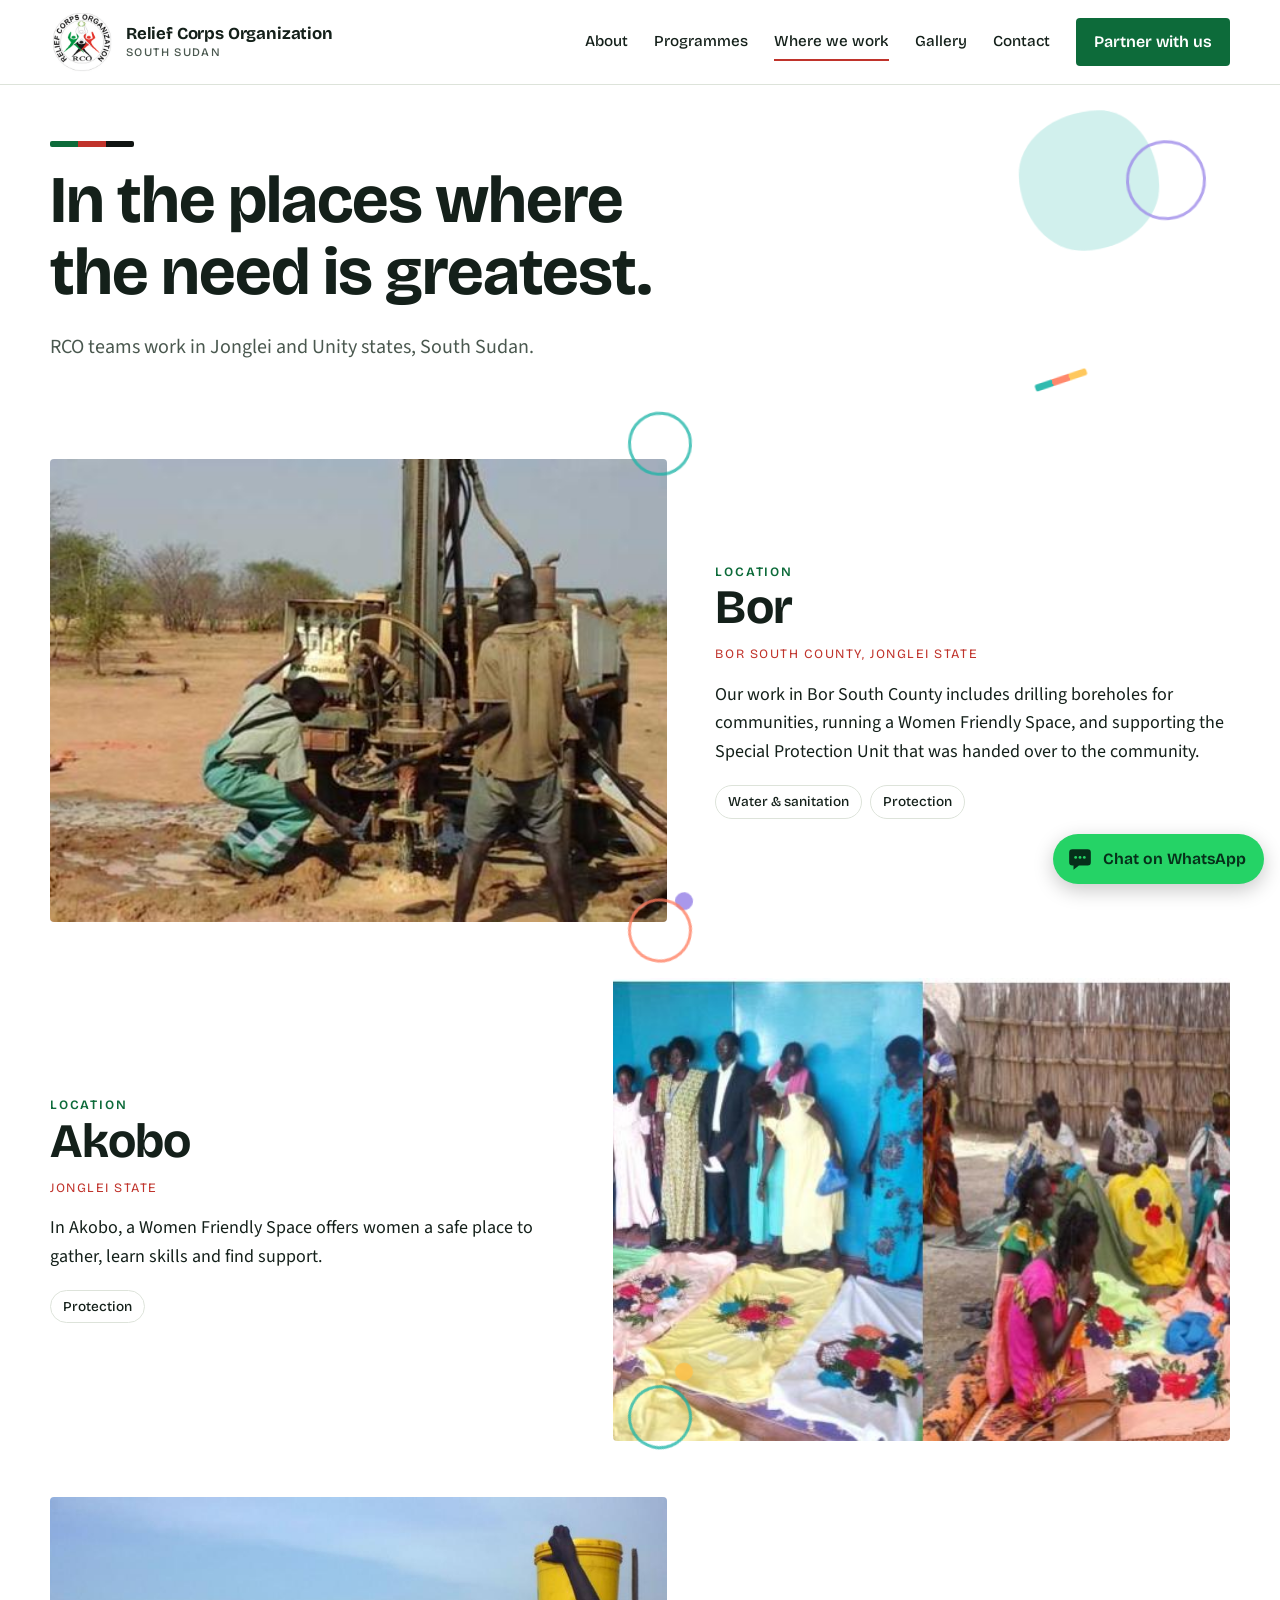
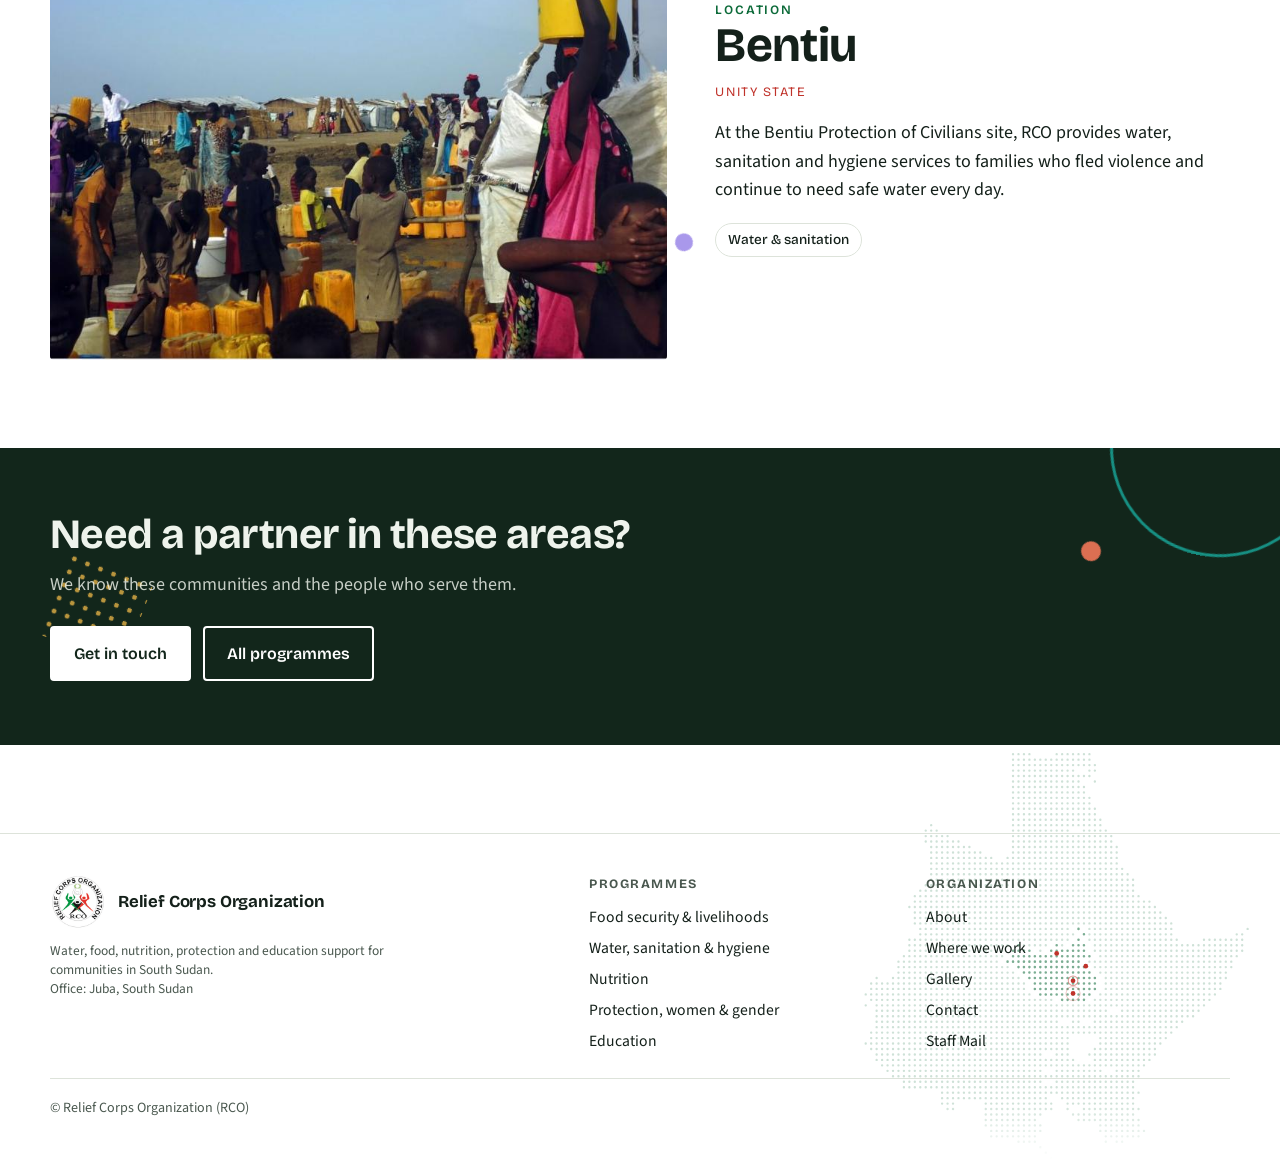
<file: where-we-work.html>
<!doctype html>
<html lang="en">
<head>
<meta charset="utf-8">
<meta name="viewport" content="width=device-width, initial-scale=1, viewport-fit=cover">
<title>Where we work | Relief Corps Organization</title>
<meta name="description" content="RCO works in Bor South County and Akobo (Jonglei State) and Bentiu (Unity State), South Sudan, with water, protection and livelihood programmes.">
<link rel="canonical" href="https://reliefcorps.org/where-we-work.html">
<meta name="theme-color" content="#0d6b3a">
<meta property="og:type" content="website">
<meta property="og:site_name" content="Relief Corps Organization">
<meta property="og:title" content="Where we work | Relief Corps Organization">
<meta property="og:description" content="RCO works in Bor South County and Akobo (Jonglei State) and Bentiu (Unity State), South Sudan, with water, protection and livelihood programmes.">
<meta property="og:url" content="https://reliefcorps.org/where-we-work.html">
<meta property="og:image" content="https://reliefcorps.org/images/og.jpg">
<meta property="og:image:width" content="1200">
<meta property="og:image:height" content="630">
<meta name="twitter:card" content="summary_large_image">
<meta name="twitter:title" content="Where we work | Relief Corps Organization">
<meta name="twitter:description" content="RCO works in Bor South County and Akobo (Jonglei State) and Bentiu (Unity State), South Sudan, with water, protection and livelihood programmes.">
<meta name="twitter:image" content="https://reliefcorps.org/images/og.jpg">
<link rel="icon" type="image/png" sizes="32x32" href="images/favicon-32.png">
<link rel="apple-touch-icon" href="images/apple-touch-icon.png">
<link rel="preconnect" href="https://fonts.googleapis.com">
<link rel="preconnect" href="https://fonts.gstatic.com" crossorigin>
<link rel="stylesheet" href="https://fonts.googleapis.com/css2?family=Bricolage+Grotesque:opsz,wght@12..96,300..800&family=Source+Sans+3:ital,wght@0,400;0,600;1,400&display=swap">
<style>
:root{
  --paper:#ffffff; --tint:#f3f6f1; --ink:#14201a; --ink-soft:#4a584f; --line:#dde3da;
  --green:#0d6b3a; --red:#c0332b; --black:#101412; --ochre:#d99a1e; --band:#12261b;
  --font-display:"Bricolage Grotesque","Arial Narrow",Arial,sans-serif;
  --font-body:"Source Sans 3",Georgia,"Times New Roman",serif;
  color-scheme:light;
}
*{box-sizing:border-box}
html{scroll-behavior:smooth;background:#fff}
body{margin:0;background:var(--paper);color:var(--ink);font-family:var(--font-body);font-size:18px;line-height:1.6;
  padding-left:max(16px,env(safe-area-inset-left,0px));padding-right:max(16px,env(safe-area-inset-right,0px));padding-block:0}
body::before{content:"";position:fixed;inset:0 0 auto;height:env(safe-area-inset-top,0px);z-index:40;background:var(--paper)}
img{display:block;max-width:100%;height:auto}
a{color:inherit}
h1,h2,h3{font-family:var(--font-display);line-height:1.08;margin:0;text-wrap:balance;letter-spacing:-.015em}
p{margin:0}
:focus-visible{outline:3px solid var(--ochre);outline-offset:3px}
.wrap{max-width:1180px;margin:0 auto}
.bleed{margin-inline:calc(-1 * max(16px,env(safe-area-inset-left,0px)));padding-inline:max(16px,env(safe-area-inset-left,0px))}
.stripe{display:flex;height:6px;width:84px;border-radius:2px;overflow:hidden}
.stripe i{flex:1}.stripe i:nth-child(1){background:var(--green)}.stripe i:nth-child(2){background:var(--red)}.stripe i:nth-child(3){background:var(--black)}
.eyebrow{font-family:var(--font-display);font-size:.8rem;font-weight:600;letter-spacing:.14em;text-transform:uppercase;color:var(--green)}
.cap{font-size:.84rem;color:var(--ink-soft);margin-top:8px;line-height:1.4}
figure{margin:0;min-width:0}

/* header */
header.top{position:sticky;top:env(safe-area-inset-top,0px);z-index:30;background:var(--paper);border-bottom:1px solid var(--line)}
header.top .wrap{display:flex;align-items:center;justify-content:space-between;gap:16px;padding-block:10px}
.brand{display:flex;align-items:center;gap:12px;text-decoration:none;min-width:0}
.brand img{width:64px;height:64px;border-radius:50%;flex:none}
.brand span{font-family:var(--font-display);font-weight:700;font-size:1.05rem;line-height:1.1;letter-spacing:-.01em}
.brand small{display:block;font-weight:500;font-size:.72rem;letter-spacing:.12em;text-transform:uppercase;color:var(--ink-soft);margin-top:2px}
nav.main{display:flex;align-items:center;gap:26px;font-family:var(--font-display);font-weight:500;font-size:.95rem}
nav.main a{text-decoration:none;padding:6px 0;border-bottom:2px solid transparent}
nav.main a:hover,nav.main a[aria-current="page"]{border-color:var(--red)}
.btn{display:inline-block;white-space:nowrap;font-family:var(--font-display);font-weight:600;font-size:1rem;text-decoration:none;padding:13px 22px;border-radius:4px;border:2px solid var(--green);background:var(--green);color:#fff;cursor:pointer}
.btn:hover{filter:brightness(1.1)}
.btn.ghost{background:transparent;color:var(--ink);border-color:var(--ink)}
.btn.light{background:#fff;color:var(--band);border-color:#fff}
nav.main .btn{padding:9px 16px;color:#fff}
nav.main .btn:hover{border-bottom-color:var(--green)}
details.menu{display:none;position:relative}
.mbtn{display:none;padding:8px 14px;font-size:.92rem}
details.menu summary{list-style:none;cursor:pointer;font-family:var(--font-display);font-weight:600;border:2px solid var(--ink);border-radius:4px;padding:7px 14px}
details.menu summary::-webkit-details-marker{display:none}
details.menu .panel{position:absolute;right:0;top:calc(100% + 8px);background:#fff;border:1px solid var(--line);border-radius:6px;box-shadow:0 8px 24px rgba(0,0,0,.12);min-width:230px;padding:8px;display:grid}
details.menu .panel a{text-decoration:none;font-family:var(--font-display);font-weight:500;padding:11px 12px;border-radius:4px}
details.menu .panel a:hover{background:var(--tint)}
@media(max-width:860px){nav.main{display:none}details.menu{display:block}.mbtn{display:inline-block;margin-left:auto}header.top .wrap{gap:10px}.brand small{display:none}.brand span{font-size:.95rem}.brand img{width:52px;height:52px}}

/* page head */
.pagehead{padding-block:56px 40px}
.crumbs{font-family:var(--font-display);font-size:.85rem;color:var(--ink-soft);margin-bottom:18px}
.crumbs a{text-decoration:none;color:var(--green)}
.crumbs a:hover{text-decoration:underline}
.pagehead h1{font-size:clamp(2.3rem,5.2vw,4.2rem);font-weight:700;margin-top:18px;max-width:16em}
.pagehead .lede{font-size:1.25rem;max-width:36em;margin-top:22px;color:var(--ink-soft)}
.hero{padding-block:56px 0}
.hero-grid{display:grid;grid-template-columns:minmax(0,7fr) minmax(0,5fr);gap:48px;align-items:end}
.hero h1{font-size:clamp(2.6rem,6.2vw,5.2rem);font-weight:700;margin-top:22px}
.hero h1 em{font-style:normal;color:var(--red)}
.hero .lede{font-size:1.25rem;max-width:34em;margin-top:24px;color:var(--ink-soft)}
.cta{display:flex;flex-wrap:wrap;gap:12px;margin-top:32px}
.hero .side img{width:100%;aspect-ratio:4/3.4;object-fit:cover;border-radius:4px}
.banner{margin-top:56px}
.banner img{width:100%;aspect-ratio:21/8;object-fit:cover;object-position:50% 40%;border-radius:4px}
@media(max-width:860px){.hero-grid{grid-template-columns:1fr;gap:32px}.hero{padding-top:36px}.banner{margin-top:36px}.banner img{aspect-ratio:16/9}.pagehead{padding-top:36px}}

.statement{padding-block:84px 8px;display:grid;grid-template-columns:minmax(0,4fr) minmax(0,8fr);gap:48px}
.statement h2{font-size:clamp(1.7rem,3vw,2.4rem);font-weight:650}
.statement p{font-size:1.2rem;max-width:36em}
.statement p+p{margin-top:16px;color:var(--ink-soft)}
@media(max-width:860px){.statement{grid-template-columns:1fr;gap:20px;padding-top:56px}}

.section{padding-block:72px 0}
.section h2{font-size:clamp(1.9rem,3.6vw,2.8rem);font-weight:700;margin-top:14px;max-width:18em}

/* programme cards */
.cards{display:grid;grid-template-columns:repeat(3,1fr);gap:36px 28px;margin-top:40px}
.card{display:flex;flex-direction:column;text-decoration:none;min-width:0}
.card img{width:100%;aspect-ratio:4/3;object-fit:cover;border-radius:4px}
.card h3{font-size:1.4rem;font-weight:650;margin-top:16px;padding-top:12px;border-top:3px solid var(--ink)}
.card:nth-child(3n+1) h3{border-color:var(--green)}.card:nth-child(3n+2) h3{border-color:var(--red)}
.card p{margin-top:8px;color:var(--ink-soft);font-size:1rem}
.card .more{margin-top:12px;font-family:var(--font-display);font-weight:600;font-size:.95rem;color:var(--green)}
.card:hover h3{color:var(--red)}
.cards.two{grid-template-columns:repeat(2,1fr)}
@media(max-width:960px){.cards{grid-template-columns:repeat(2,1fr)}}
@media(max-width:600px){.cards,.cards.two{grid-template-columns:1fr}}

/* programme page */
.progtabs{display:flex;flex-wrap:wrap;gap:8px;margin-top:30px}
.progtabs a{font-family:var(--font-display);font-weight:500;font-size:.92rem;text-decoration:none;border:1px solid var(--line);border-radius:999px;padding:7px 15px}
.progtabs a:hover{border-color:var(--ink)}
.progtabs a[aria-current="page"]{background:var(--ink);color:#fff;border-color:var(--ink)}
.hero-photo img{width:100%;aspect-ratio:21/9;object-fit:cover;border-radius:4px}
.two-col{display:grid;grid-template-columns:minmax(0,5fr) minmax(0,6fr);gap:56px;padding-block:64px 0}
.two-col h2{font-size:clamp(1.6rem,2.8vw,2.2rem);font-weight:650}
.two-col p{margin-top:16px;max-width:34em}
.what{list-style:none;margin:0;padding:0;border-top:1px solid var(--line)}
.what li{padding:13px 0;border-bottom:1px solid var(--line);display:flex;gap:12px}
.what li::before{content:"";flex:none;width:8px;height:8px;margin-top:.55em;background:var(--red);border-radius:50%}
.photos{display:grid;gap:16px;margin-top:64px;grid-template-columns:repeat(auto-fit,minmax(260px,1fr));align-items:start}
.photos img{width:100%;height:auto;border-radius:4px}
@media(max-width:860px){.two-col{grid-template-columns:1fr;gap:28px;padding-top:44px}}

/* band */
.band{margin-top:88px;background:var(--band);color:#eef3ec;padding-block:64px}
.band h2{font-size:clamp(1.8rem,3.4vw,2.6rem);font-weight:700;max-width:16em}
.band p{margin-top:14px;max-width:34em;color:rgba(238,243,236,.82)}
.band .cta{margin-top:26px}
.band .btn.ghost{color:#fff;border-color:#fff}

/* where */
.loc{display:grid;grid-template-columns:minmax(0,5fr) minmax(0,6fr);gap:48px;align-items:center;padding-block:56px 0}
.loc:nth-of-type(even){grid-template-columns:minmax(0,6fr) minmax(0,5fr)}
.loc:nth-of-type(even) .loc-text{order:2}
.loc h2{font-size:clamp(2rem,4vw,3rem);font-weight:700}
.loc .reg{font-family:var(--font-display);font-size:.8rem;letter-spacing:.12em;text-transform:uppercase;color:var(--red);margin-top:10px}
.loc p{margin-top:16px;max-width:32em}
.loc img{width:100%;aspect-ratio:4/3;object-fit:cover;border-radius:4px}
.tags{display:flex;flex-wrap:wrap;gap:8px;margin-top:18px}
.tags a{font-family:var(--font-display);font-size:.85rem;font-weight:500;text-decoration:none;border:1px solid var(--line);border-radius:999px;padding:5px 12px}
.tags a:hover{border-color:var(--ink)}
@media(max-width:860px){.loc,.loc:nth-of-type(even){grid-template-columns:1fr;gap:24px;padding-top:44px}.loc:nth-of-type(even) .loc-text{order:0}}

/* principles */
.principles{display:grid;grid-template-columns:repeat(3,1fr);gap:40px;margin-top:44px}
.principles h3{font-size:1.35rem;font-weight:650;padding-top:14px;border-top:3px solid var(--ink)}
.principles p{margin-top:10px;color:var(--ink-soft);font-size:1.02rem}
.principles div:nth-child(1) h3{border-color:var(--green)}.principles div:nth-child(2) h3{border-color:var(--red)}
@media(max-width:860px){.principles{grid-template-columns:1fr;gap:28px}}

/* gallery */
.mosaic{columns:3 280px;column-gap:14px;margin-top:36px}
.mosaic figure{break-inside:avoid;margin:0 0 18px}
.mosaic img{width:100%;height:auto;border-radius:4px}

/* contact */
.partner-grid{display:grid;grid-template-columns:minmax(0,6fr) minmax(0,5fr);gap:56px;padding-block:8px 0}
.ways{list-style:none;margin:28px 0 0;padding:0;display:grid;gap:16px}
.ways li b{font-family:var(--font-display);font-weight:650;display:block}
.ways li span{color:var(--ink-soft);font-size:1rem}
.details{margin-top:24px;font-size:.95rem;color:var(--ink-soft);padding-top:16px;border-top:1px solid var(--line)}
form.contact{background:var(--tint);border-radius:6px;padding:28px;display:grid;gap:16px;align-content:start}
form.contact label{font-family:var(--font-display);font-weight:600;font-size:.9rem;display:grid;gap:6px}
form.contact input,form.contact textarea,form.contact select{font:inherit;font-family:var(--font-body);font-size:1rem;padding:11px 12px;border:1px solid var(--line);border-radius:4px;background:#fff;color:var(--ink);width:100%}
form.contact textarea{min-height:130px;resize:vertical}
.msg{min-height:1.4em;font-size:.95rem;color:var(--green);font-weight:600}
@media(max-width:860px){.partner-grid{grid-template-columns:1fr;gap:36px}}

footer{margin-top:88px;border-top:1px solid var(--line);padding-block:40px}
footer .cols{display:grid;grid-template-columns:minmax(0,5fr) repeat(2,minmax(0,3fr));gap:32px}
footer h4{font-family:var(--font-display);font-size:.8rem;letter-spacing:.12em;text-transform:uppercase;color:var(--ink-soft);margin:0 0 10px}
footer ul{list-style:none;margin:0;padding:0;display:grid;gap:6px;font-size:.98rem}
footer a{text-decoration:none}footer a:hover{text-decoration:underline}
footer .small{font-size:.88rem;color:var(--ink-soft);margin-top:24px;padding-top:18px;border-top:1px solid var(--line)}
footer .brand img{width:56px;height:56px}
@media(max-width:760px){footer .cols{grid-template-columns:1fr 1fr}footer .cols>div:first-child{grid-column:1/-1}}
#preloader{position:fixed;inset:0;z-index:100;background:#fff;display:flex;flex-direction:column;align-items:center;justify-content:center;gap:26px;visibility:hidden;opacity:0;transition:opacity .4s ease,visibility .4s ease}
.pl-on #preloader{visibility:visible;opacity:1}
#preloader img{width:112px;height:112px;border-radius:50%;animation:plpulse 1.4s ease-in-out infinite}
#preloader .bar{width:112px;height:6px;background:var(--line);border-radius:3px;overflow:hidden;position:relative}
#preloader .bar::after{content:"";position:absolute;inset:0;width:40%;background:linear-gradient(90deg,var(--green) 0 33%,var(--red) 33% 66%,var(--black) 66%);animation:plbar 1.1s ease-in-out infinite}
@keyframes plpulse{0%,100%{transform:scale(1)}50%{transform:scale(1.06)}}
@keyframes plbar{0%{transform:translateX(-100%)}100%{transform:translateX(250%)}}
@media (prefers-reduced-motion:reduce){#preloader img,#preloader .bar::after{animation:none}#preloader .bar::after{width:100%}}
.wa{position:fixed;z-index:35;right:max(16px,env(safe-area-inset-right,0px));bottom:calc(16px + env(safe-area-inset-bottom,0px));display:flex;align-items:center;gap:10px;
  background:#25d366;color:#06301a;font-family:var(--font-display);font-weight:650;font-size:.98rem;text-decoration:none;padding:12px 18px 12px 14px;border-radius:999px;box-shadow:0 6px 20px rgba(0,0,0,.22)}
.wa:hover{background:#3be07c}
.wa svg{width:26px;height:26px;flex:none}
@media(max-width:480px){.wa{padding:13px}.wa span{position:absolute;width:1px;height:1px;overflow:hidden;clip:rect(0 0 0 0);white-space:nowrap}}
@media (prefers-reduced-motion:reduce){html{scroll-behavior:auto}}
</style>
<link rel="stylesheet" href="assets/motion.css"><script src="assets/motion.js"></script></head>
<body>
<script>(function(){try{if(sessionStorage.getItem("rco-pl"))return;}catch(e){}var d=document.documentElement;d.classList.add("pl-on");function done(){d.classList.remove("pl-on");try{sessionStorage.setItem("rco-pl","1");}catch(e){}}window.addEventListener("load",function(){setTimeout(done,350);});setTimeout(done,4000);})();</script><div id="preloader" aria-hidden="true"><img src="images/logo.png" alt="" width="112" height="112" loading="eager" decoding="async"><div class="bar"></div></div>
<header class="top bleed"><div class="wrap">
  <a class="brand" href="index.html" aria-label="Relief Corps Organization, home"><img src="images/logo.png" alt="" width="64" height="64" loading="eager" decoding="async"><span>Relief Corps Organization<small>South Sudan</small></span></a>
  <nav class="main" aria-label="Main"><a href="about.html">About</a><a href="programmes.html">Programmes</a><a href="where-we-work.html" aria-current="page">Where we work</a><a href="gallery.html">Gallery</a><a href="contact.html">Contact</a><a class="btn" href="contact.html">Partner with us</a></nav>
  <a class="btn mbtn" href="contact.html">Partner</a>
  <details class="menu"><summary>Menu</summary><div class="panel"><a href="index.html">Home</a><a href="about.html">About</a><a href="programmes.html">Programmes</a><a href="where-we-work.html" aria-current="page">Where we work</a><a href="gallery.html">Gallery</a><a href="contact.html">Contact</a></div></details>
</div></header>
<main>

<section class="pagehead wrap"><div class="stripe" aria-hidden="true"><i></i><i></i><i></i></div>
  <h1>In the places where the need is greatest.</h1><p class="lede">RCO teams work in Jonglei and Unity states, South Sudan.</p></section>
<section class="loc wrap" id="bor"><div class="loc-text"><div class="eyebrow">Location</div><h2>Bor</h2><div class="reg">Bor South County, Jonglei State</div><p>Our work in Bor South County includes drilling boreholes for communities, running a Women Friendly Space, and supporting the Special Protection Unit that was handed over to the community.</p><div class="tags"><a href="wash.html">Water &amp; sanitation</a><a href="protection.html">Protection</a></div></div>
<figure><img src="images/borehole-drilling.jpg" alt="A drilling rig and crew at work on a borehole" loading="lazy" decoding="async" width="866" height="370"></figure></section><section class="loc wrap" id="akobo"><div class="loc-text"><div class="eyebrow">Location</div><h2>Akobo</h2><div class="reg">Jonglei State</div><p>In Akobo, a Women Friendly Space offers women a safe place to gather, learn skills and find support.</p><div class="tags"><a href="protection.html">Protection</a></div></div>
<figure><img src="images/women-friendly-space.jpg" alt="Women with colourful handmade textiles" loading="lazy" decoding="async" width="1029" height="388"></figure></section><section class="loc wrap" id="bentiu"><div class="loc-text"><div class="eyebrow">Location</div><h2>Bentiu</h2><div class="reg">Unity State</div><p>At the Bentiu Protection of Civilians site, RCO provides water, sanitation and hygiene services to families who fled violence and continue to need safe water every day.</p><div class="tags"><a href="wash.html">Water &amp; sanitation</a></div></div>
<figure><img src="images/water-collection-bentiu.jpg" alt="Families collecting water at the Bentiu displacement site" loading="lazy" decoding="async" width="949" height="619"></figure></section>
<section class="band bleed"><div class="wrap"><h2>Need a partner in these areas?</h2><p>We know these communities and the people who serve them.</p>
<div class="cta"><a class="btn light" href="contact.html">Get in touch</a><a class="btn ghost" href="programmes.html">All programmes</a></div></div></section>

</main>
<footer class="bleed"><div class="wrap">
  <div class="cols">
    <div><a class="brand" href="index.html"><img src="images/logo.png" alt="" width="56" height="56" loading="lazy" decoding="async"><span>Relief Corps Organization</span></a>
      <p class="cap" style="max-width:26em;margin-top:12px">Water, food, nutrition, protection and education support for communities in South Sudan.<br>Office: Juba, South Sudan</p></div>
    <div><h4>Programmes</h4><ul><li><a href="food-livelihoods.html">Food security &amp; livelihoods</a></li><li><a href="wash.html">Water, sanitation &amp; hygiene</a></li><li><a href="nutrition.html">Nutrition</a></li><li><a href="protection.html">Protection, women &amp; gender</a></li><li><a href="education.html">Education</a></li></ul></div>
    <div><h4>Organization</h4><ul><li><a href="about.html">About</a></li><li><a href="where-we-work.html">Where we work</a></li><li><a href="gallery.html">Gallery</a></li><li><a href="contact.html">Contact</a></li><li><a href="https://das114.truehost.cloud:2096" target="_blank" rel="noopener">Staff Mail</a></li></ul></div>
  </div>
  <div class="small">&copy; Relief Corps Organization (RCO)</div>
</div></footer>
<a class="wa" href="https://wa.me/254718398276?text=Hello%20RCO%2C%20I%20would%20like%20to%20know%20more%20about%20your%20work." target="_blank" rel="noopener" aria-label="Chat with RCO on WhatsApp"><svg viewBox="0 0 24 24" aria-hidden="true"><path fill="currentColor" d="M5 3h14a3 3 0 0 1 3 3v9a3 3 0 0 1-3 3h-8l-5 4v-4H5a3 3 0 0 1-3-3V6a3 3 0 0 1 3-3z"/><circle cx="8" cy="10.500" r="1.300" fill="#25d366"/><circle cx="12" cy="10.500" r="1.300" fill="#25d366"/><circle cx="16" cy="10.500" r="1.300" fill="#25d366"/></svg><span>Chat on WhatsApp</span></a>
</body>
</html>
</file>
<file: assets/motion.css>
/* Relief Corps Organization - motion layer
   Works with assets/motion.js. Nothing is hidden unless JS has armed it
   (html.rco-m), and everything is disabled for "reduce motion" visitors. */

:root{
  --rco-ease:cubic-bezier(.22,.61,.36,1);
  /* accent palette for the floating decorations (kept apart from the brand colours) */
  --fl-teal:#19b3a6; --fl-coral:#ff7b5c; --fl-lilac:#9a86e8; --fl-sun:#ffc24b; --fl-sky:#52b5ee;
}
html{overflow-x:clip} /* decorations may poke past a corner; never cause sideways scroll */

/* ---------- 1. Page entrance + scroll reveal ---------- */
/* NOTE: keep this selector list in sync with the one in motion.js */
.rco-m :is(
  .pagehead>:not(.fl),
  .hero-grid>div>*,
  .hero .side,
  .banner,
  .hero-photo,
  .statement>:not(.fl),
  .section>.eyebrow,
  .section>h2,
  .cards>.card,
  .principles>div,
  .two-col>*,
  .photos>*,
  .mosaic>figure,
  .loc>:not(.fl),
  .partner-grid>*,
  .band .wrap>*
){opacity:0;transform:translateY(22px)}

.rco-m :is(
  .pagehead>:not(.fl),
  .hero-grid>div>*,
  .hero .side,
  .banner,
  .hero-photo,
  .statement>:not(.fl),
  .section>.eyebrow,
  .section>h2,
  .cards>.card,
  .principles>div,
  .two-col>*,
  .photos>*,
  .mosaic>figure,
  .loc>:not(.fl),
  .partner-grid>*,
  .band .wrap>*
).rco-in{opacity:1;transform:none;transition:opacity .7s ease,transform .7s var(--rco-ease)}

/* soft fade for the whole page body as it loads */
@keyframes rco-enter{from{opacity:0}}
.rco-m main,.rco-m footer{animation:rco-enter .35s ease both}

/* ---------- 2. Page leave (transition between pages) ---------- */
/* Header and the WhatsApp button stay put; only the page content fades out. */
main,footer{transition:opacity .22s ease,transform .22s ease}
html.rco-leave main,html.rco-leave footer{opacity:0;transform:translateY(-8px);pointer-events:none}

/* ---------- 3. Small hover / idle details ---------- */
nav.main a{transition:border-color .2s ease,filter .2s ease}
.btn{transition:transform .2s var(--rco-ease),filter .2s ease,box-shadow .2s ease}
.btn:hover{transform:translateY(-2px);box-shadow:0 6px 14px rgba(0,0,0,.16)}
.btn:active{transform:none;box-shadow:none}

.card{overflow:hidden}
.card img{transition:transform .6s var(--rco-ease)}
.card:hover img{transform:scale(1.045)}
.card h3{transition:color .2s ease}
.card .more{transition:letter-spacing .2s ease}
.card:hover .more{letter-spacing:.02em}

.mosaic figure{overflow:hidden;border-radius:4px}
.mosaic img{transition:transform .6s var(--rco-ease)}
.mosaic figure:hover img{transform:scale(1.04)}

.progtabs a,.tags a{transition:border-color .2s ease,background-color .2s ease,color .2s ease}

.wa{transition:background-color .2s ease,transform .2s var(--rco-ease)}
.wa:hover{transform:translateY(-2px)}
@keyframes rco-pulse{0%{box-shadow:0 6px 20px rgba(0,0,0,.22),0 0 0 0 rgba(37,211,102,.5)}
  70%,100%{box-shadow:0 6px 20px rgba(0,0,0,.22),0 0 0 16px rgba(37,211,102,0)}}
.wa{animation:rco-pulse 3.6s ease-out 2.5s infinite}
.wa:hover{animation:none}

/* ---------- 4. Floating decorations ---------- */
/* Injected by motion.js. The outer .fl is moved by scroll + mouse (JS);
   the inner <i> only does a slow idle drift (CSS). Purely decorative. */
.fl-host{position:relative;isolation:isolate}
.band.fl-host{overflow:hidden}
.band>.wrap{position:relative;z-index:1}
.fl{position:absolute;z-index:2;pointer-events:none;opacity:0;transition:opacity 1.2s ease .4s;will-change:transform}
.fl.on{opacity:1}
.fl.back{z-index:-1}
.fl i{--k:1;display:block;width:calc(var(--s)*var(--k)*1px);height:calc(var(--s)*var(--k)*1px);
  rotate:var(--r,0deg);animation:fl-bob var(--t,9s) ease-in-out var(--dl,0s) infinite}
@keyframes fl-bob{0%,100%{transform:translateY(0) scale(1)}50%{transform:translateY(-9px) scale(1.04)}}

.fl-ring i{border:3px solid var(--c);border-radius:50%;opacity:.75}
.fl-dot i{background:var(--c);border-radius:50%;opacity:.85}
.fl-blob i{background:var(--c);border-radius:58% 42% 55% 45%/45% 55% 45% 55%;opacity:.2}
.fl-grid i{background-image:radial-gradient(var(--c) 2.2px,transparent 2.7px);background-size:14px 14px;opacity:.7}
.fl-plus i{background:linear-gradient(var(--c),var(--c)) center/100% 4px no-repeat,linear-gradient(var(--c),var(--c)) center/4px 100% no-repeat;opacity:.85}
.fl-bars i{height:7px;border-radius:2px;opacity:.9;
  background:linear-gradient(90deg,var(--fl-teal) 0 33%,var(--fl-coral) 33% 66%,var(--fl-sun) 66%)}

@media(max-width:860px){.fl i{--k:.7}.fl.hide-md{display:none}}
@media(max-width:560px){.fl.hide-sm{display:none}}

/* ---------- 5. Footer map ---------- */
/* Dotted map of East & Central Africa up to Egypt (assets/map-africa.svg), South Sudan
   highlighted with the four project locations (Bentiu, Bor, Akobo, Juba). Sits behind the
   text, faded out towards the left so it never competes with the footer copy. It rises
   into the 88px gap above the footer so the whole map has room. */
footer{position:relative;isolation:isolate}
footer::before{content:"";position:absolute;inset:-88px 0 0 0;z-index:-1;pointer-events:none;
  background:url(map-africa.svg) no-repeat right 3% center/auto 100%;
  -webkit-mask-image:linear-gradient(90deg,transparent 14%,#000 60%);
  mask-image:linear-gradient(90deg,transparent 14%,#000 60%)}
@media(max-width:760px){
  footer::before{inset:-40px 0 0 0;background-position:center bottom;background-size:min(560px,140%) auto;opacity:.65;
    -webkit-mask-image:none;mask-image:none}
}

/* ---------- Reduced motion ---------- */
@media (prefers-reduced-motion:reduce){
  .rco-m *{opacity:1!important;transform:none!important;transition:none!important;animation:none!important}
  main,footer{transition:none}
  .wa{animation:none}
  .fl{transition:none}
  .fl i{animation:none}
}
</file>
